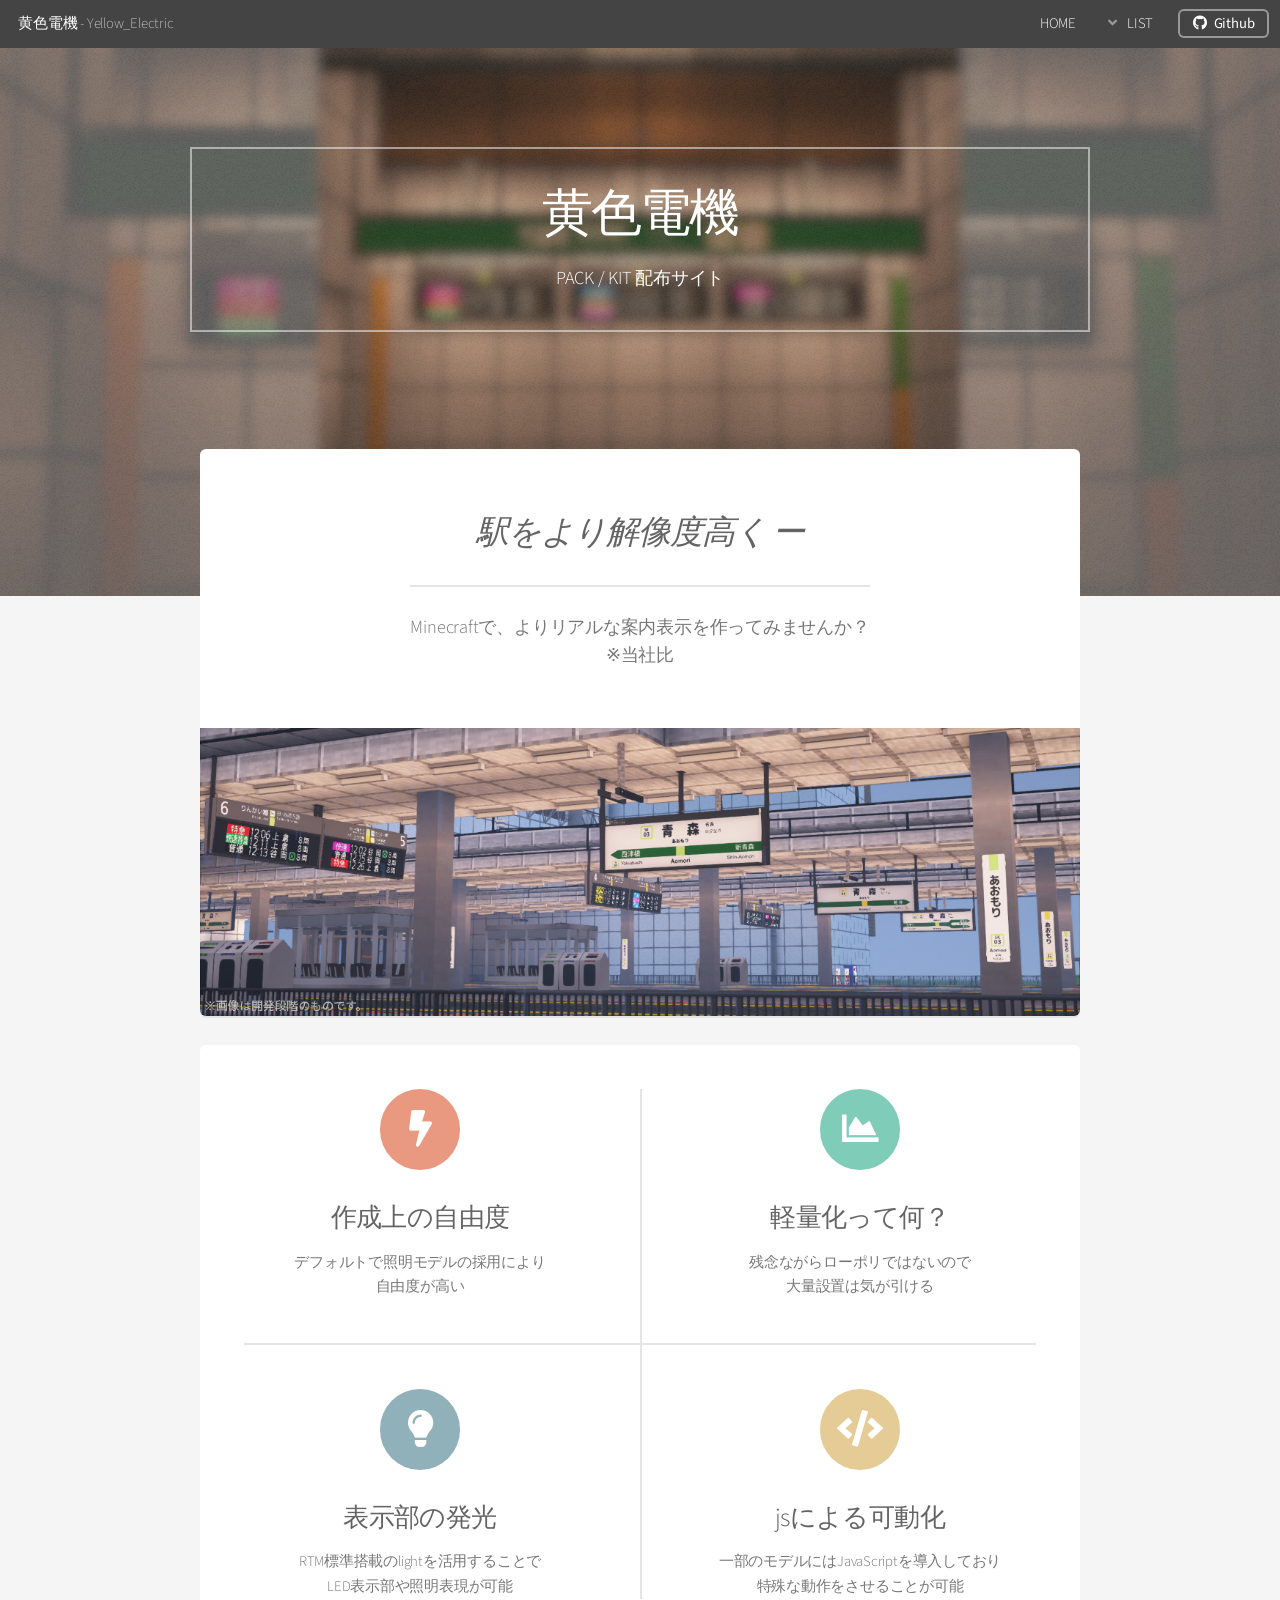
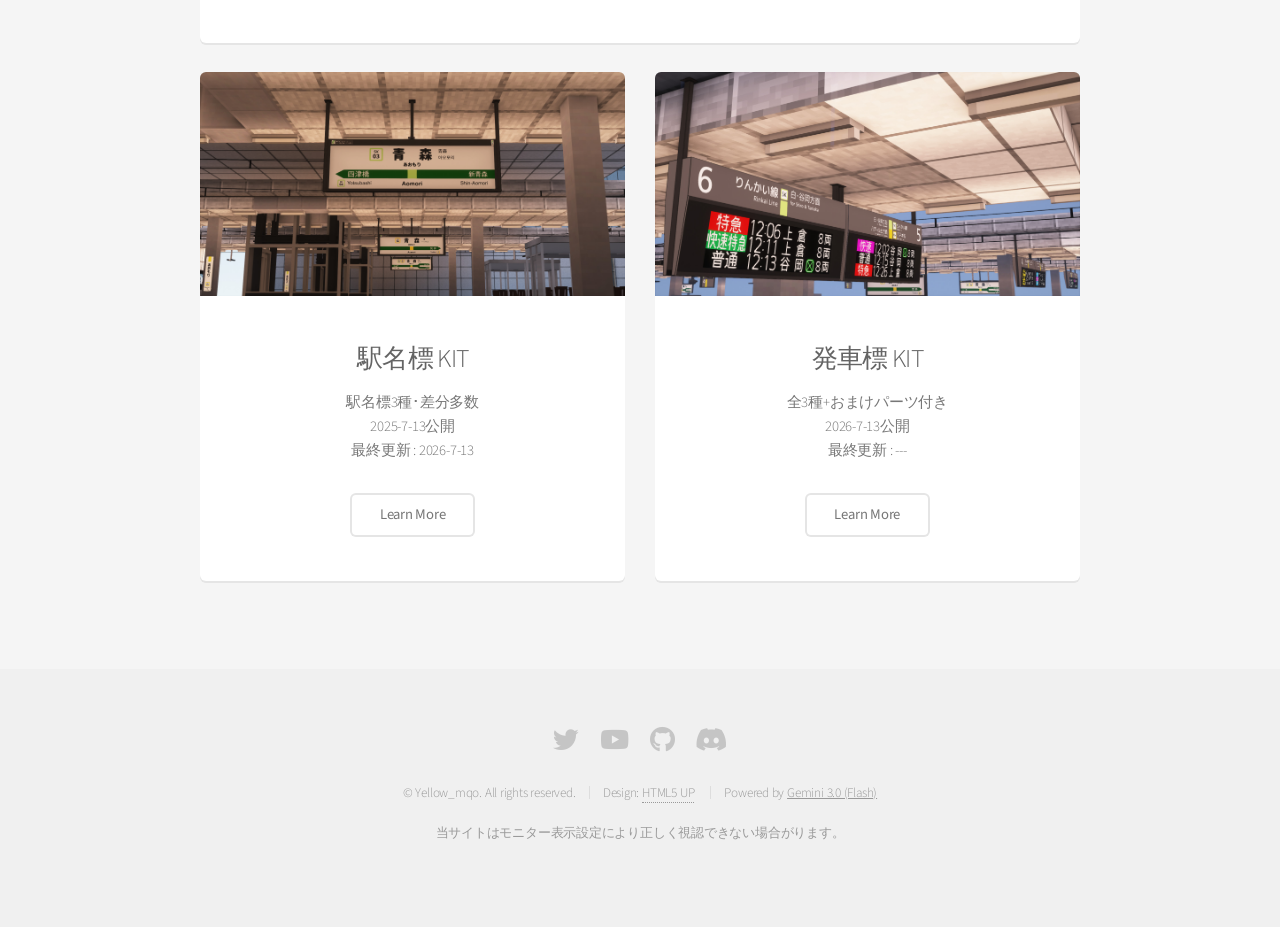
<file: index.html>
<!DOCTYPE HTML>
<!--
	Alpha by HTML5 UP
	html5up.net | @ajlkn
	Free for personal and commercial use under the CCA 3.0 license (html5up.net/license)
-->
<html>
	<head>
		<title>黄色電機 | HOME</title>
		<meta name="description" content="黄色電機の公式サイトです。RTM Add-onの配布などを行っています。">
    	<meta name="viewport" content="width=device-width, initial-scale=1.0">
		<meta name="google-site-verification" content="NEF3RETQs-i0CZzL37BfuiIpjWG_Hh_5yvgDYaycKV8" />
		<link rel="icon" href="images/favicon.png" type="image/png">
		<meta charset="utf-8" />
		<meta name="viewport" content="width=device-width, initial-scale=1, user-scalable=no" />
		<link rel="stylesheet" href="assets/css/main.css" />
	</head>
	<body class="landing is-preload">
		<div id="page-wrapper">

			<!-- Header -->
				<div id="header-common"></div>

			<!-- Banner -->
				<section id="banner">
				    <div style="padding: 40px 80px; /* 上下、左右*/
								border: 2px solid rgba(255, 255, 255, 0.5); 
				                display: inline-block;
								width: 75%;
                				max-width: 900px;">
				        <h2>黄色電機</h2>
				        <p>
				            PACK / KIT 配布サイト
				        </p>
					
				    </div>
				</section>

			<!-- Main -->
				<section id="main" class="container">

					<section class="box special">
						<header class="major">
							<h2><i>駅をより解像度高く ー</i></h2>
							<p>
								Minecraftで、よりリアルな案内表示を作ってみませんか？<br>
								※当社比
							</p>
						</header>
						<span class="image featured"><img src="images/pic01.jpg" alt="" /></span>
					</section>

					<section class="box special features">
						<div class="features-row">
							<section>
								<span class="icon solid major fa-bolt accent2"></span>
								<h3>作成上の自由度</h3>
								<p>デフォルトで照明モデルの採用により<br>自由度が高い</p>
							</section>
							<section>
								<span class="icon solid major fa-chart-area accent3"></span>
								<h3>軽量化って何？</h3>
								<p>残念ながらローポリではないので<br>大量設置は気が引ける</p>
							</section>
						</div>
						<div class="features-row">
							<section>
								<span class="icon solid major fa-lightbulb accent4"></span>
								<h3>表示部の発光</h3>
								<p>RTM標準搭載のlightを活用することで<br>LED表示部や照明表現が可能</p>
							</section>
							<section>
								<span class="icon solid major fa-code accent5"></span>
								<h3>jsによる可動化</h3>
								<p>一部のモデルにはJavaScriptを導入しており<br>特殊な動作をさせることが可能</p>
							</section>
						</div>
					</section>

					<div class="row">
						<div class="col-6 col-12-narrower">

							<section class="box special">
								<span class="image featured"><img src="images/pic02.jpg" alt="" /></span>
								<h3>駅名標 KIT</h3>
								<p>駅名標3種･差分多数<br>2025-7-13公開<br>最終更新 : 2026-7-13</p>
								<ul class="actions special">
									<li><a href="namesign.html" class="button alt">Learn More</a></li>
								</ul>
							</section>

						</div>
						<div class="col-6 col-12-narrower">

							<section class="box special">
								<span class="image featured"><img src="images/pic03.jpg" alt="" /></span>
								<h3>発車標 KIT</h3>
								<p>全3種+おまけパーツ付き<br>2026-7-13公開<br>最終更新 : ---</p>
								<ul class="actions special">
									<li><a href="depsign.html" class="button alt">Learn More</a></li>
								</ul>
							</section>

						</div>
					</div>

				</section>


			<!-- Footer -->
				<div id="footer-common"></div>

		</div>

		<!-- Scripts -->
			<script src="assets/js/common.js"></script>
			<script src="assets/js/jquery.min.js"></script>
			<script src="assets/js/jquery.dropotron.min.js"></script>
			<script src="assets/js/jquery.scrollex.min.js"></script>
			<script src="assets/js/browser.min.js"></script>
			<script src="assets/js/breakpoints.min.js"></script>
			<script src="assets/js/util.js"></script>

	</body>
</html>
</file>
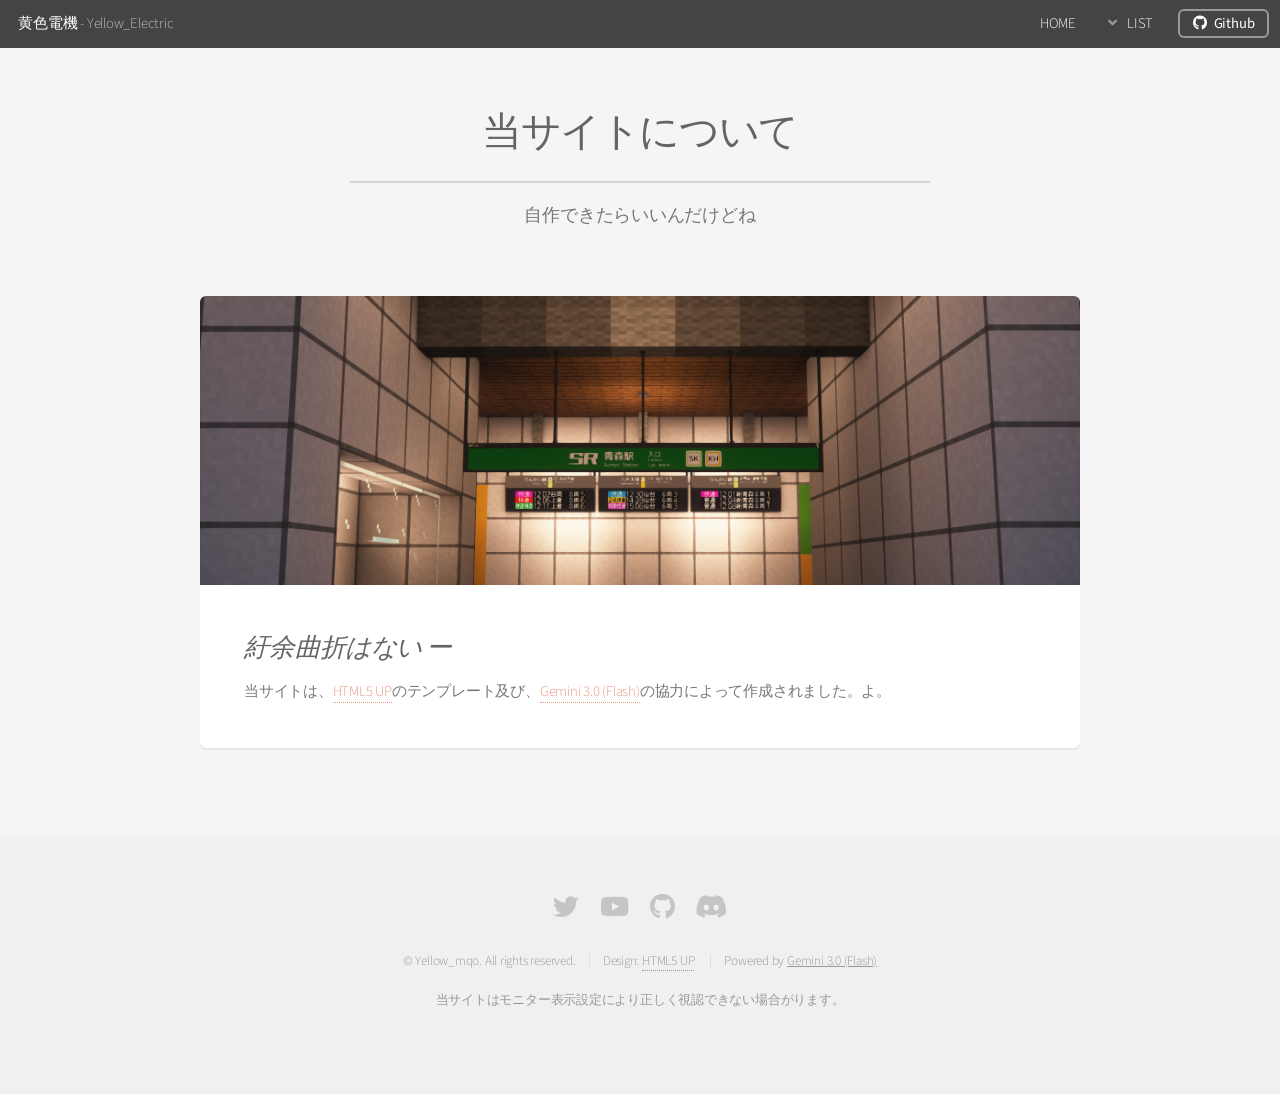
<file: about.html>
<!DOCTYPE HTML>
<!--
	Alpha by HTML5 UP
	html5up.net | @ajlkn
	Free for personal and commercial use under the CCA 3.0 license (html5up.net/license)
-->
<html>
	<head>
		<title>黄色電機 | サイトについて</title>
		<link rel="icon" href="images/favicon.png" type="image/png">
		<meta charset="utf-8" />
		<meta name="viewport" content="width=device-width, initial-scale=1, user-scalable=no" />
		<link rel="stylesheet" href="assets/css/main.css" />
	</head>
	<body class="is-preload">
		<div id="page-wrapper">

			<!-- Header -->
				<div id="header-common"></div>

			<!-- Main -->
				<section id="main" class="container">
					<header>
						<h2>当サイトについて</h2>
						<p>自作できたらいいんだけどね</p>
					</header>
					<div class="box">
						<span class="image featured"><img src="images/pic06.png" alt="" /></span>
						<h3><i>紆余曲折はない ー</i></h3>
						<p>当サイトは、<a href="https://html5up.net/" target="_blank">HTML5 UP</a>のテンプレート及び、<a href="https://deepmind.google/models/gemini/" target="_blank">Gemini 3.0 (Flash)</a>の協力によって作成されました。よ。</p>
					</div>
				</section>

			<!-- Footer -->
				<div id="footer-common"></div>

		</div>

		<!-- Scripts -->
			<script src="assets/js/common.js"></script>
			<script src="assets/js/jquery.min.js"></script>
			<script src="assets/js/jquery.dropotron.min.js"></script>
			<script src="assets/js/jquery.scrollex.min.js"></script>
			<script src="assets/js/browser.min.js"></script>
			<script src="assets/js/breakpoints.min.js"></script>
			<script src="assets/js/util.js"></script>

	</body>
</html>
</file>
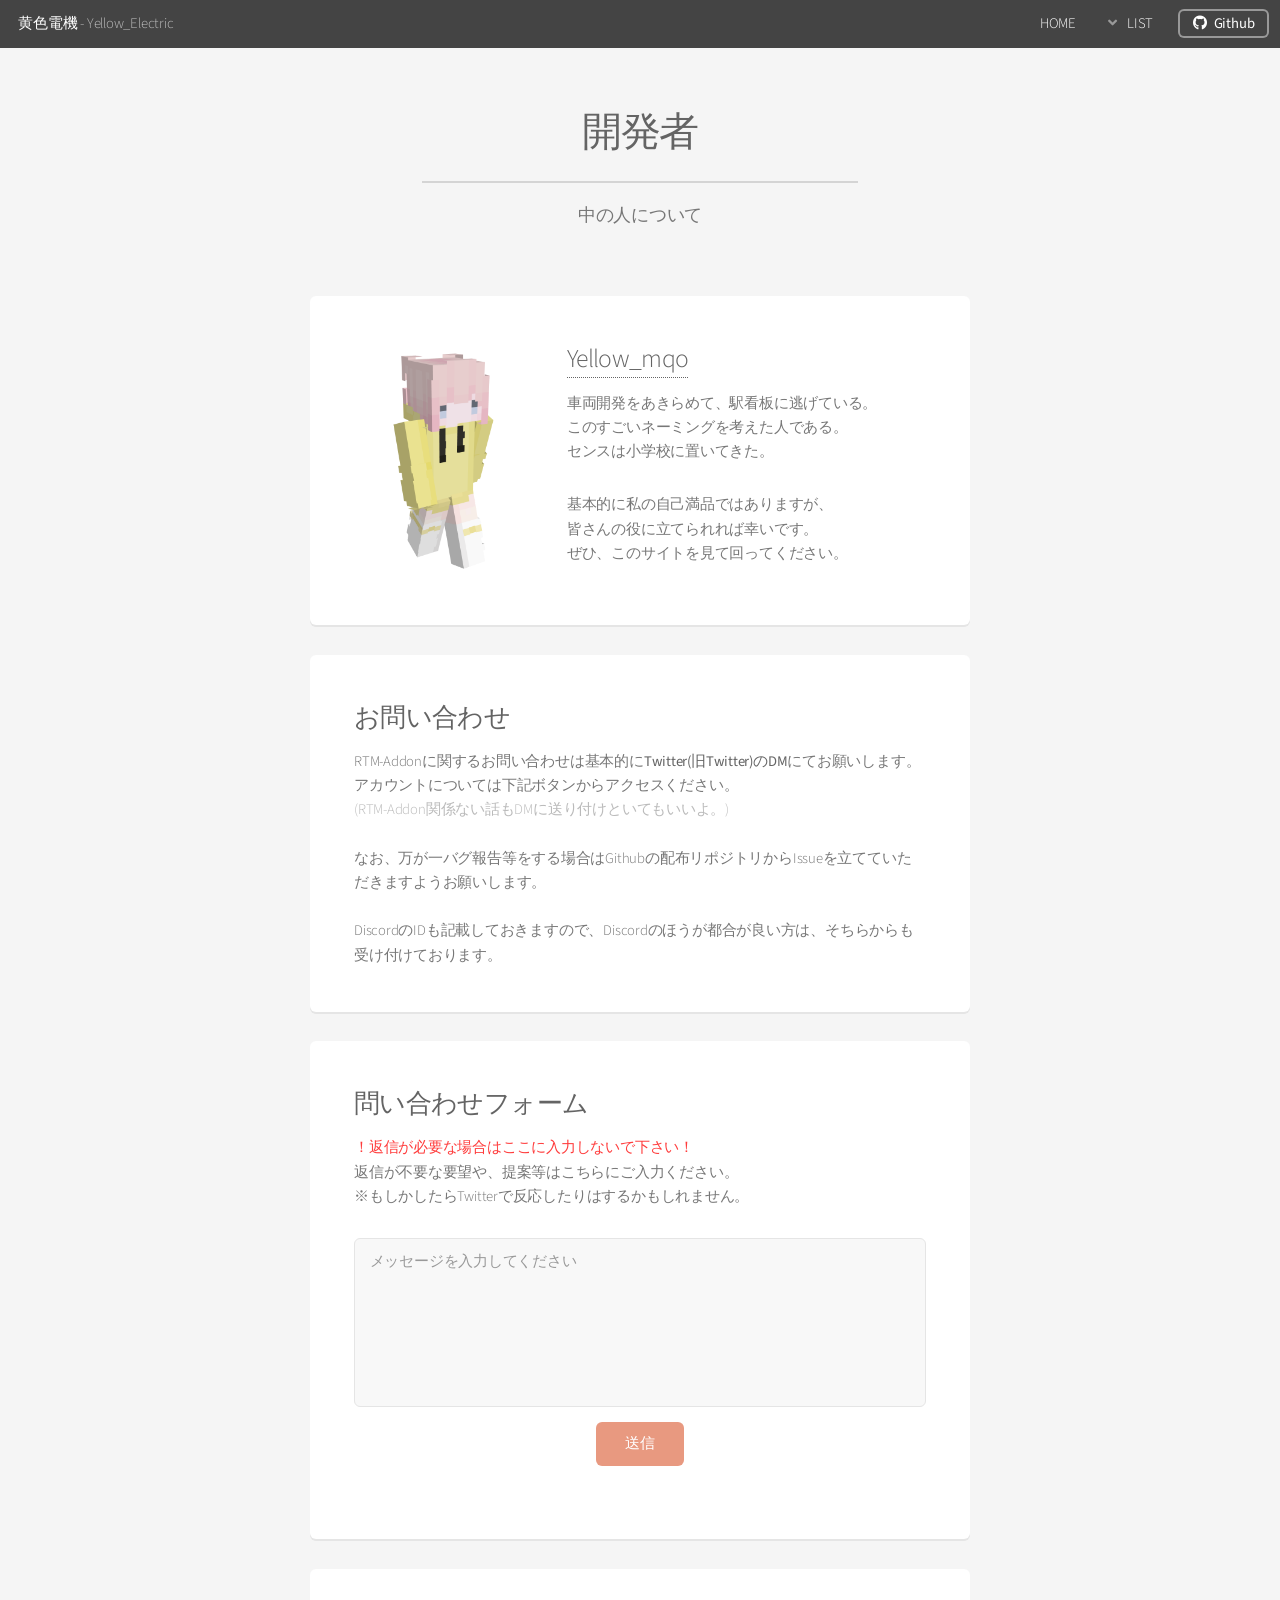
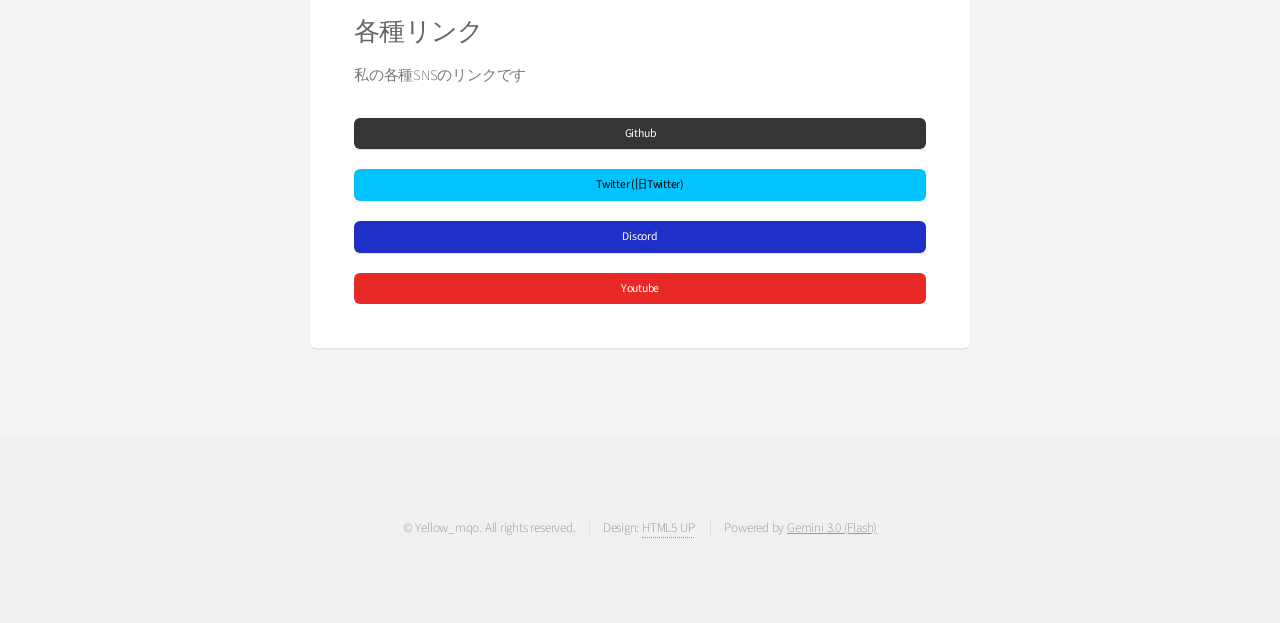
<file: contact.html>
<!DOCTYPE HTML>
<!--
	Alpha by HTML5 UP
	html5up.net | @ajlkn
	Free for personal and commercial use under the CCA 3.0 license (html5up.net/license)
-->
<html>
	<head>
		<title>黄色電機 | 開発者</title>
		<link rel="icon" href="images/favicon.png" type="image/png">
		<meta charset="utf-8" />
		<meta name="viewport" content="width=device-width, initial-scale=1, user-scalable=no" />
		<link rel="stylesheet" href="assets/css/main.css" />
	</head>
	<body class="is-preload">
		<div id="page-wrapper">

			<!-- Header -->
				<div id="header-common"></div>

			<!-- Main -->
				<section id="main" class="container medium">
					<header>
						<h2>開発者</h2>
						<p>中の人について</p>
					</header>

					<div class="box about-container">
					    <div class="row gtr-50 gtr-uniform">
					        <div class="col-4 col-12-mobilep profile-photo">
					            <span class="image fit"><img src="images/yellowmqo.png" /></span>
					        </div>
					        <div class="col-8 col-12-mobilep profile-text">
					            <h3><a href="https://ja.namemc.com/profile/Yellow_mqo.1" target="_blank">Yellow_mqo</a></h3>
					            <p>
					                車両開発をあきらめて、駅看板に逃げている。<br>
					                このすごいネーミングを考えた人である。<br>
					                センスは小学校に置いてきた。
					            </p>
					            <p>
					                基本的に私の自己満品ではありますが、<br>
					                皆さんの役に立てられれば幸いです。<br>
					                ぜひ、このサイトを見て回ってください。
					            </p>
					        </div>
					    </div>
					</div>

					<div class="box">
						<h3>お問い合わせ</h3>
						<p>
							RTM-Addonに関するお問い合わせは基本的に<b>Twitter(旧Twitter)のDM</b>にてお願いします。<br>
							アカウントについては下記ボタンからアクセスください。<br>
							<span style="opacity: 0.5;">(RTM-Addon関係ない話もDMに送り付けといてもいいよ。)</span><br>
							<br>
							なお、万が一バグ報告等をする場合はGithubの配布リポジトリからIssueを立てていただきますようお願いします。<br>
							<br>
							DiscordのIDも記載しておきますので、Discordのほうが都合が良い方は、そちらからも受け付けております。<br>
						</p>
					</div>

					<div class="box">
						<h3>問い合わせフォーム</h3>
						<p><strong style="color: #ff3c3c;">！返信が必要な場合はここに入力しないで下さい！</strong><br>
						返信が不要な要望や、提案等はこちらにご入力ください。<br>
						※もしかしたらTwitterで反応したりはするかもしれません。
						</p>
							<form id="contact-form">
							    <div class="row gtr-50 gtr-uniform">
							        <div class="col-12">
							            <textarea name="message" id="message" placeholder="メッセージを入力してください" rows="6"></textarea>
							        </div>
							        <div class="col-12">
							            <ul class="actions special">
							                <li><input type="submit" id="submit-button" value="送信" class="button primary fit" /></li>
							            </ul>
							        </div>
							    </div>
							</form>
							<div id="form-status" style="display:none; margin-top:1em; color:#00be8f;">送信中...</div>
					</div>

					<div class="box">
						<h3>各種リンク</h3>
						<p>私の各種SNSのリンクです</p>
						<ul class="actions fit alt stacked">
						    <li><a href="https://github.com/Yellow-mqo" class="button fit small" target="_blank" style="background-color: #353535; color: #ffffff;">Github</a></li>
						    <li><a href="https://x.com/kiirokunaizo" class="button fit small" target="_blank" style="background-color: #00c3ff; color: #000000;">Twitter (旧Twitter)</a></li>
							<li class="copy-item" style="position: relative; display: inline-block;">
						    	<a href="javascript:void(0)" class="button fit small" onclick="copyToClipboard('@yellow.jar.disabled', this)" style="background-color: #1f30c9; color: #ffffff;">
						    	    <span class="label">Discord</span>
						    	</a>
						    	<div class="tooltip">クリックしてIDをコピー!</div>
							</li>
						    <li><a href="https://www.youtube.com/@Yellowmqo" class="button fit small" target="_blank" style="background-color: #e92828; color: #ffffff;">Youtube</a></li>
						</ul>
					</div>

				</section>

			<!-- Footer -->
				<footer id="footer">
					<ul class="copyright">
					    <li>&copy; Yellow_mqo. All rights reserved.</li><li>Design: <a href="http://html5up.net" target="_blank">HTML5 UP</a></li>
					    <li>Powered by <a href="https://deepmind.google/models/gemini/" target="_blank" style="border-bottom: none;"><u>Gemini 3.0 (Flash)</u></a></li>
					</ul>
				</footer>

		</div>

		<!-- Scripts -->
			<script src="assets/js/common.js"></script>
			<script src="assets/js/jquery.min.js"></script>
			<script src="assets/js/jquery.dropotron.min.js"></script>
			<script src="assets/js/jquery.scrollex.min.js"></script>
			<script src="assets/js/browser.min.js"></script>
			<script src="assets/js/breakpoints.min.js"></script>
			<script src="assets/js/util.js"></script>

	</body>
</html>
</file>
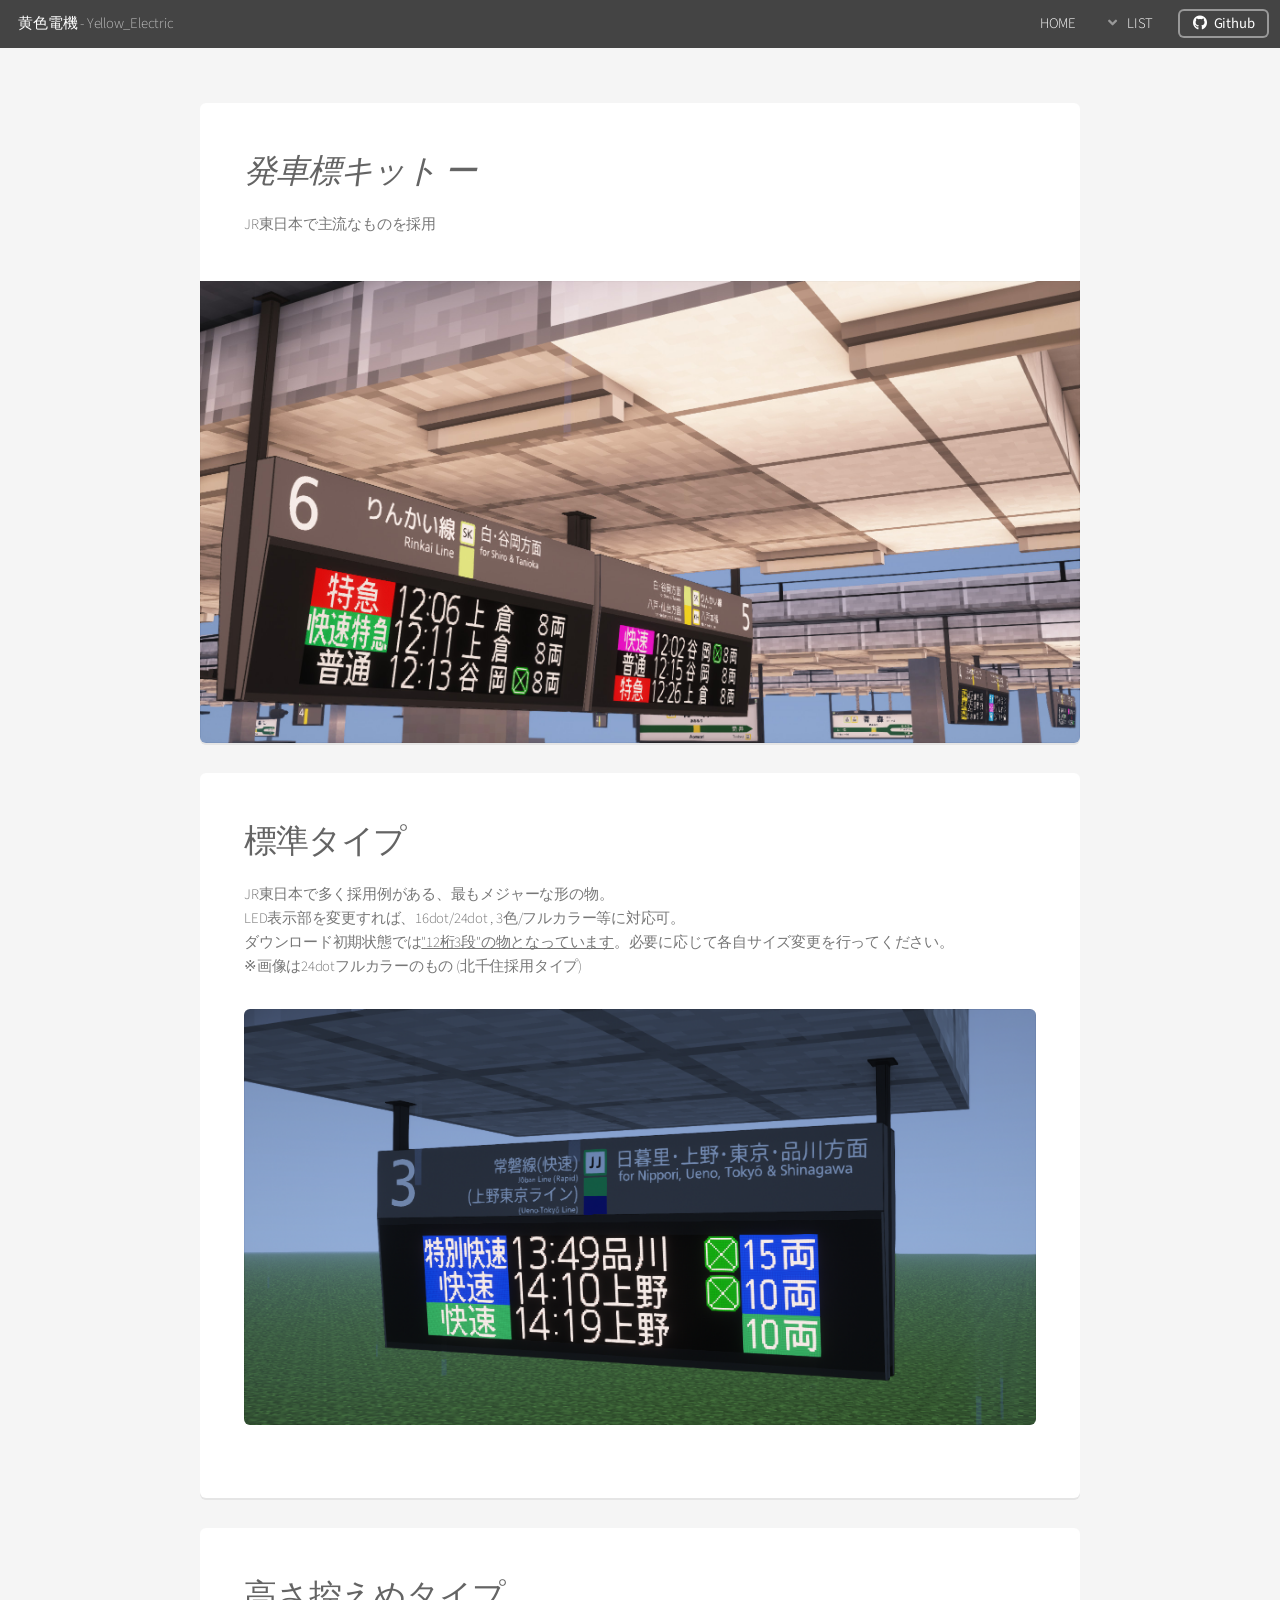
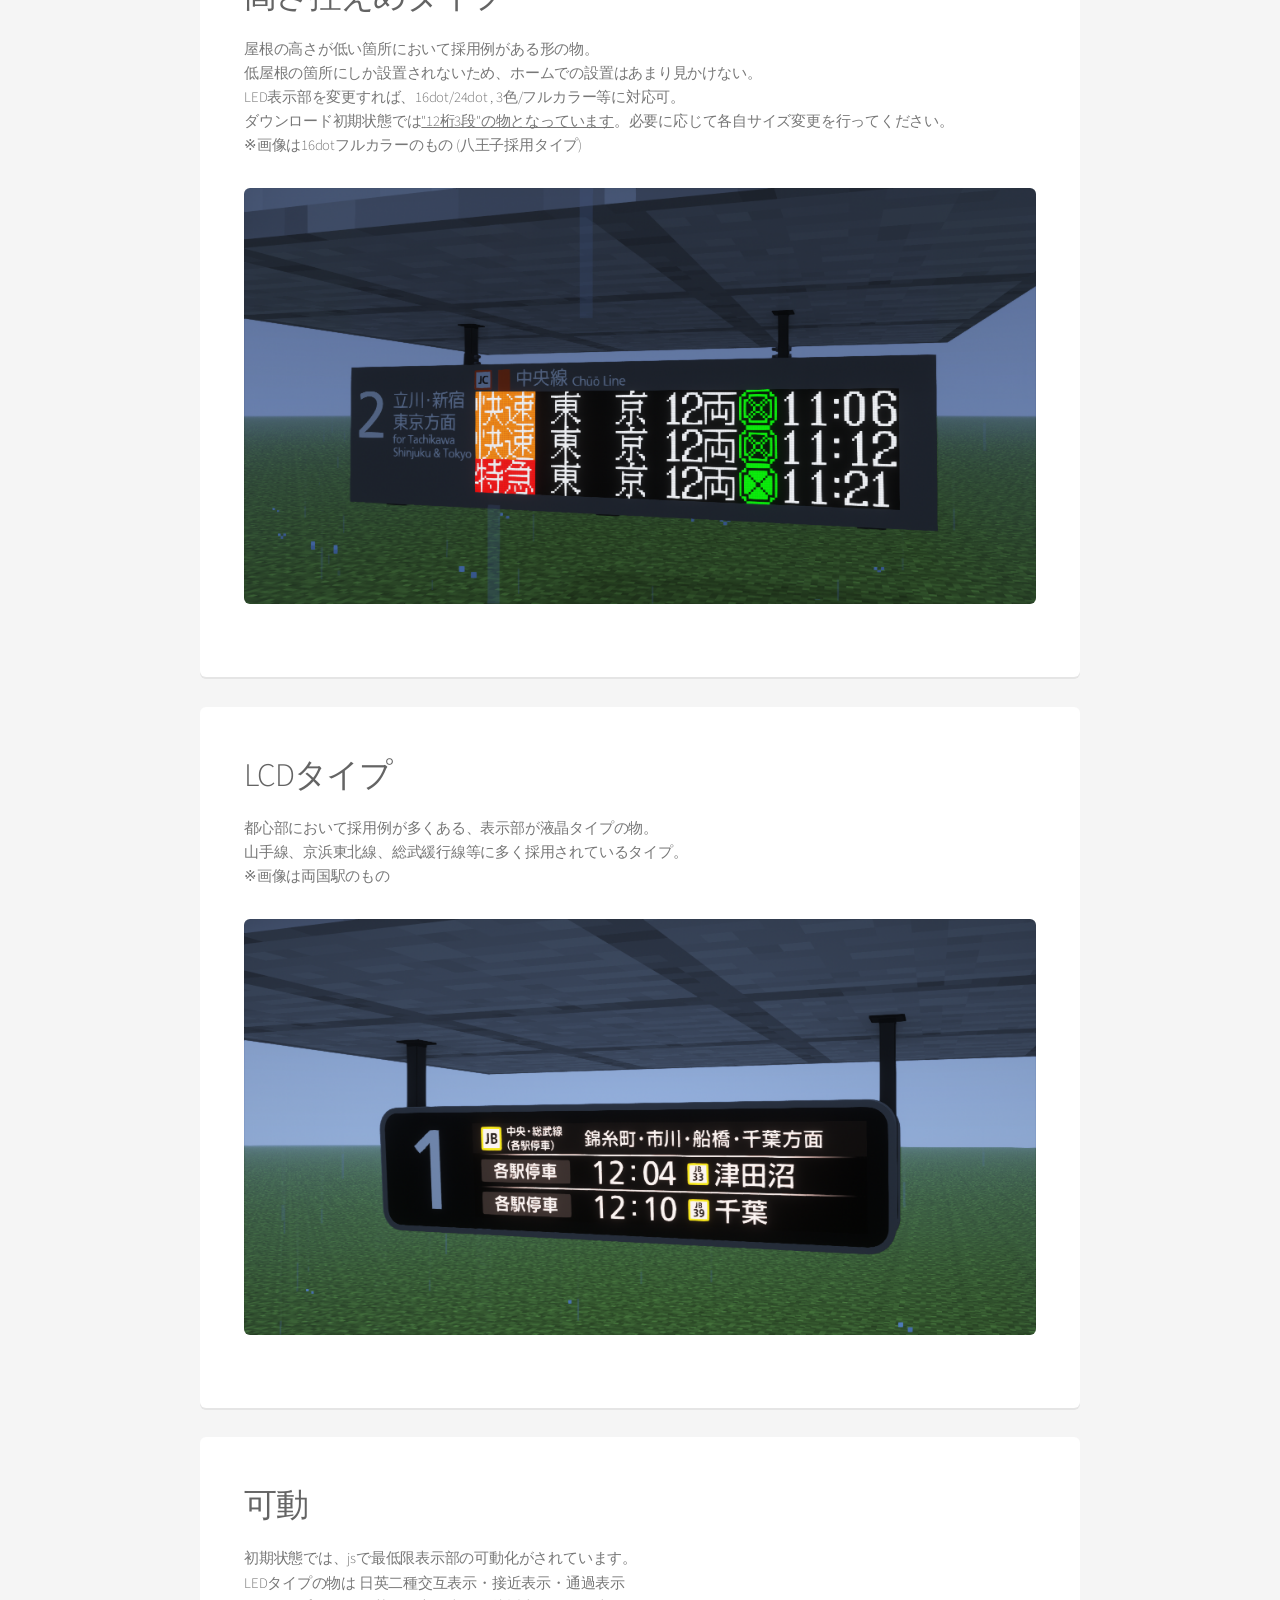
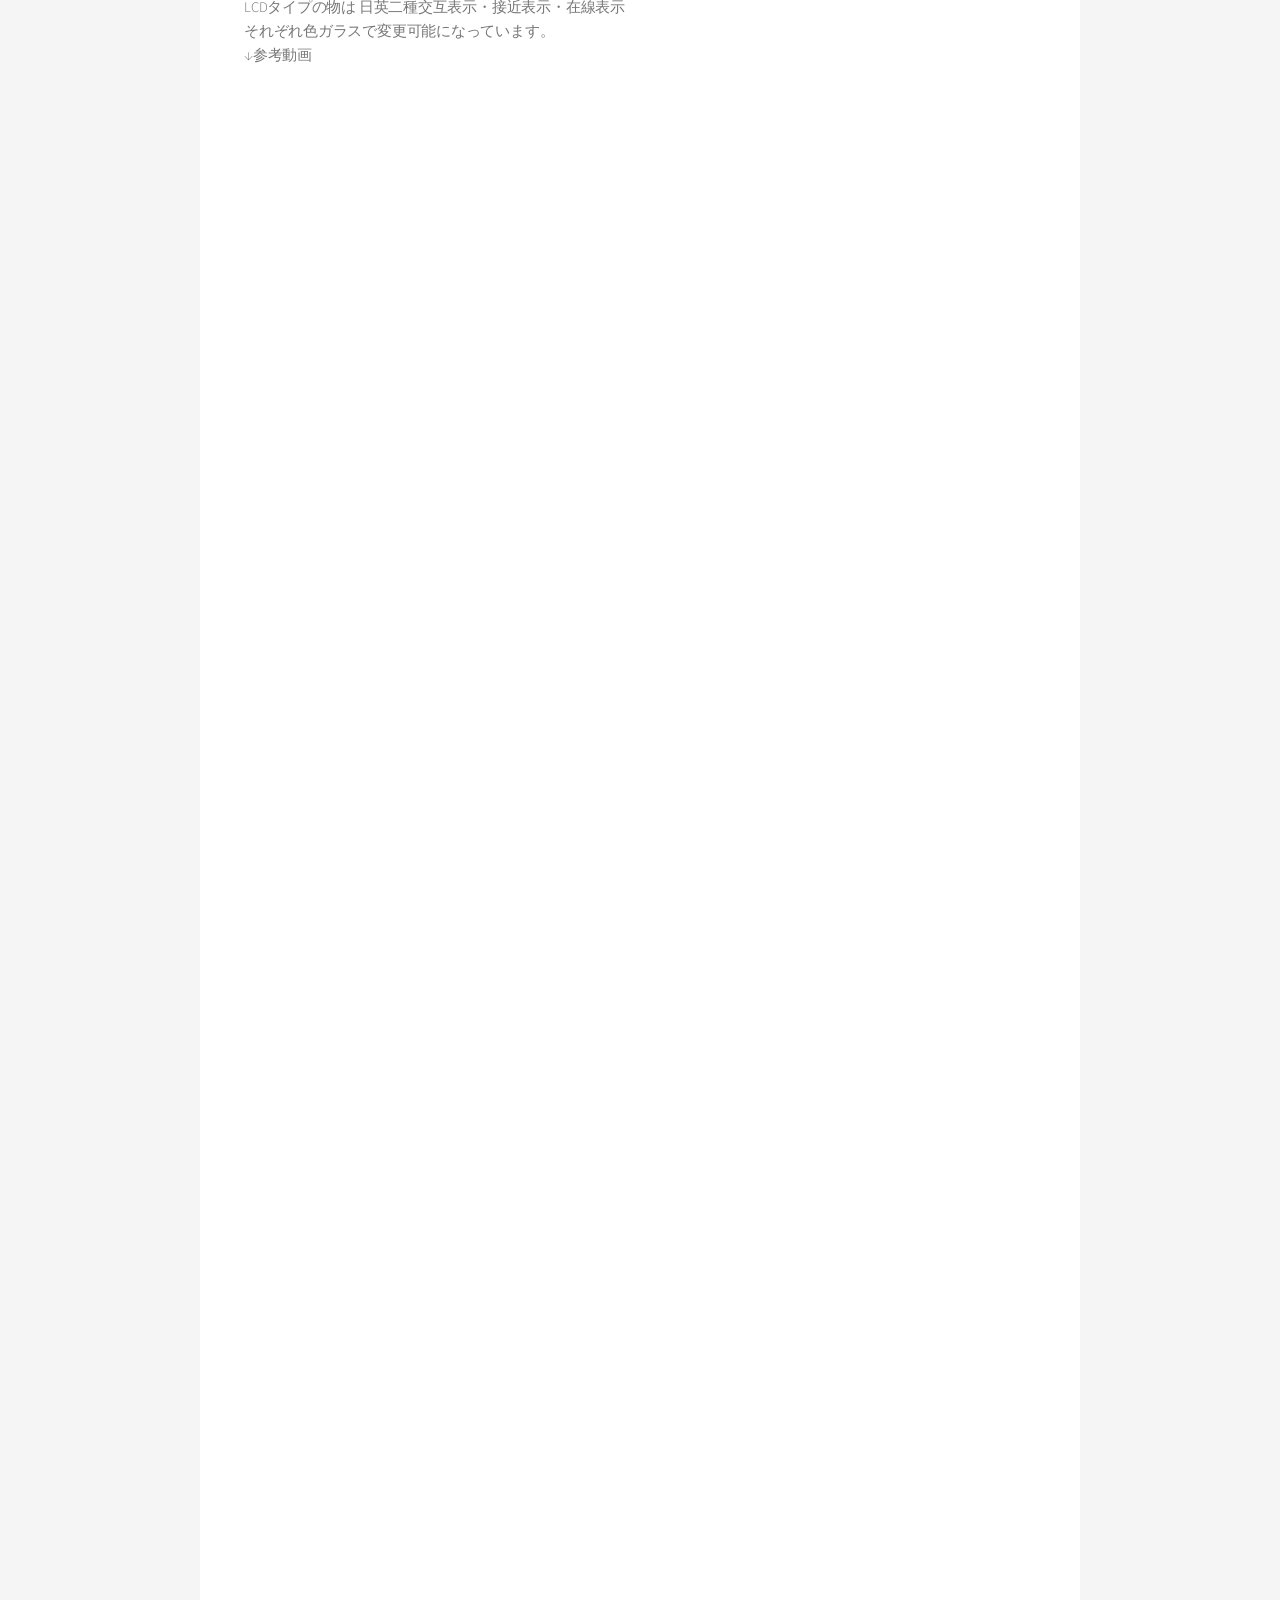
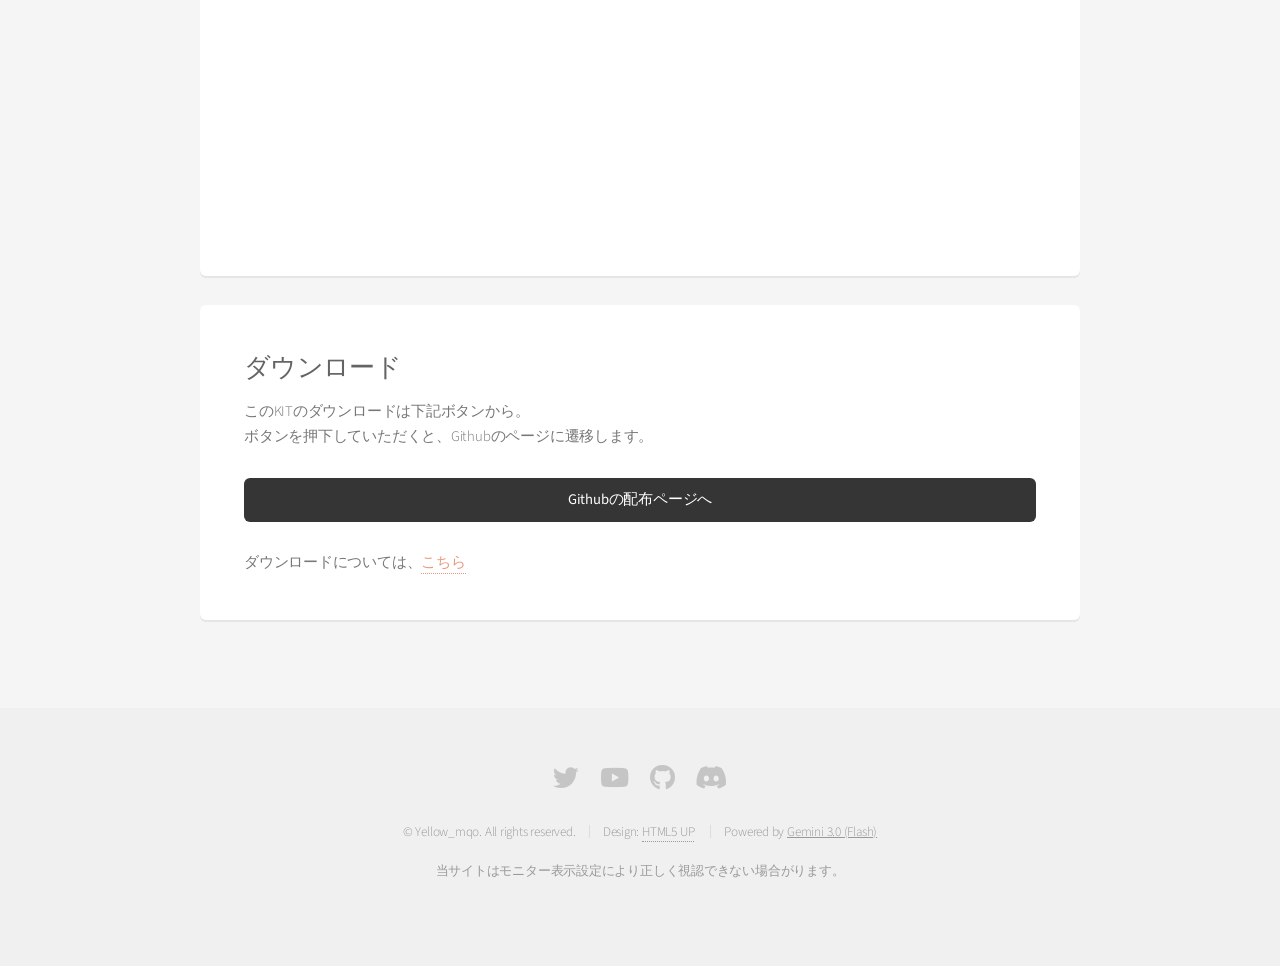
<file: depsign.html>
<!DOCTYPE HTML>
<!--
	Alpha by HTML5 UP
	html5up.net | @ajlkn
	Free for personal and commercial use under the CCA 3.0 license (html5up.net/license)
-->
<html>
	<head>
		<title>黄色電機 | 発車標KIT</title>
		<link rel="icon" href="images/favicon.png" type="image/png">
		<meta charset="utf-8" />
		<meta name="viewport" content="width=device-width, initial-scale=1, user-scalable=no" />
		<link rel="stylesheet" href="assets/css/main.css" />
	</head>
	<body class="is-preload">
		<div id="page-wrapper">

			<!-- Header -->
				<div id="header-common"></div>

			<!-- Main -->
				<section id="main" class="container">
					<div class="box">
						<h2><i>発車標キット ー</i></h2>
						<p>JR東日本で主流なものを採用</p>
						<span class="image featured"><img src="images/pic03.jpg" alt="" /></span>
					</div>
					<div class="box">
						<h2>標準タイプ</h2>
						<p>
							JR東日本で多く採用例がある、最もメジャーな形の物。<br>
							LED表示部を変更すれば、16dot/24dot , 3色/フルカラー等に対応可。<br>
							ダウンロード初期状態では<u>"12桁3段"の物となっています</u>。必要に応じて各自サイズ変更を行ってください。<br>
							※画像は24dotフルカラーのもの (北千住採用タイプ)
						</p>
						<span class="image fit"><img src="images/pic14.png" alt="" /></span>
					</div>
					<div class="box">
						<h2>高さ控えめタイプ</h2>
						<p>
							屋根の高さが低い箇所において採用例がある形の物。<br>
							低屋根の箇所にしか設置されないため、ホームでの設置はあまり見かけない。<br>
							LED表示部を変更すれば、16dot/24dot , 3色/フルカラー等に対応可。<br>
							ダウンロード初期状態では<u>"12桁3段"の物となっています</u>。必要に応じて各自サイズ変更を行ってください。<br>
							※画像は16dotフルカラーのもの (八王子採用タイプ)
						</p>
						<span class="image fit"><img src="images/pic15.png" alt="" /></span>
					</div>
					<div class="box">
						<h2>LCDタイプ</h2>
						<p>
							都心部において採用例が多くある、表示部が液晶タイプの物。<br>
							山手線、京浜東北線、総武緩行線等に多く採用されているタイプ。<br>
							※画像は両国駅のもの
						</p>
						<span class="image fit"><img src="images/pic16.png" alt="" /></span>
					</div>
					<div class="box">
						<h2>可動</h2>
						<p>
							初期状態では、jsで最低限表示部の可動化がされています。<br>
							LEDタイプの物は 日英二種交互表示・接近表示・通過表示<br> 
							LCDタイプの物は 日英二種交互表示・接近表示・在線表示<br>
							それぞれ色ガラスで変更可能になっています。<br>
							↓参考動画
						</p>
						<span class="image fit"><video src="images/tujou.mp4" autoplay loop muted playsinline style="width: 100%; border-radius: 6px;"></video></span>
						<span class="image fit"><video src="images/sekkin.mp4" autoplay loop muted playsinline style="width: 100%; border-radius: 6px;"></video></span>
						<span class="image fit"><video src="images/tuuka.mp4" autoplay loop muted playsinline style="width: 100%; border-radius: 6px;"></video></span>
						<span class="image fit"><video src="images/zaisen.mp4" autoplay loop muted playsinline style="width: 100%; border-radius: 6px;"></video></span>
					</div>
					<div class="box">
						<h3>ダウンロード</h3>
						<p>
							このKITのダウンロードは下記ボタンから。<br>
							ボタンを押下していただくと、Githubのページに遷移します。<br>
						</p>
						<ul class="actions fit alt stacked">
						<li><a href="https://github.com/Yellow-mqo/Departure_sign-kit" target="_blank" class="button fit" style="background-color: #353535; color: #ffffff;">Githubの配布ページへ</a></li>
						</ul>
						<p>
							ダウンロードについては、<a href="download.html" target="_blank">こちら</a>
						</p>
					</div>
				</section>

			<!-- Footer -->
				<div id="footer-common"></div>

		</div>

		<!-- Scripts -->
			<script src="assets/js/common.js"></script>
			<script src="assets/js/jquery.min.js"></script>
			<script src="assets/js/jquery.dropotron.min.js"></script>
			<script src="assets/js/jquery.scrollex.min.js"></script>
			<script src="assets/js/browser.min.js"></script>
			<script src="assets/js/breakpoints.min.js"></script>
			<script src="assets/js/util.js"></script>

	</body>
</html>
</file>
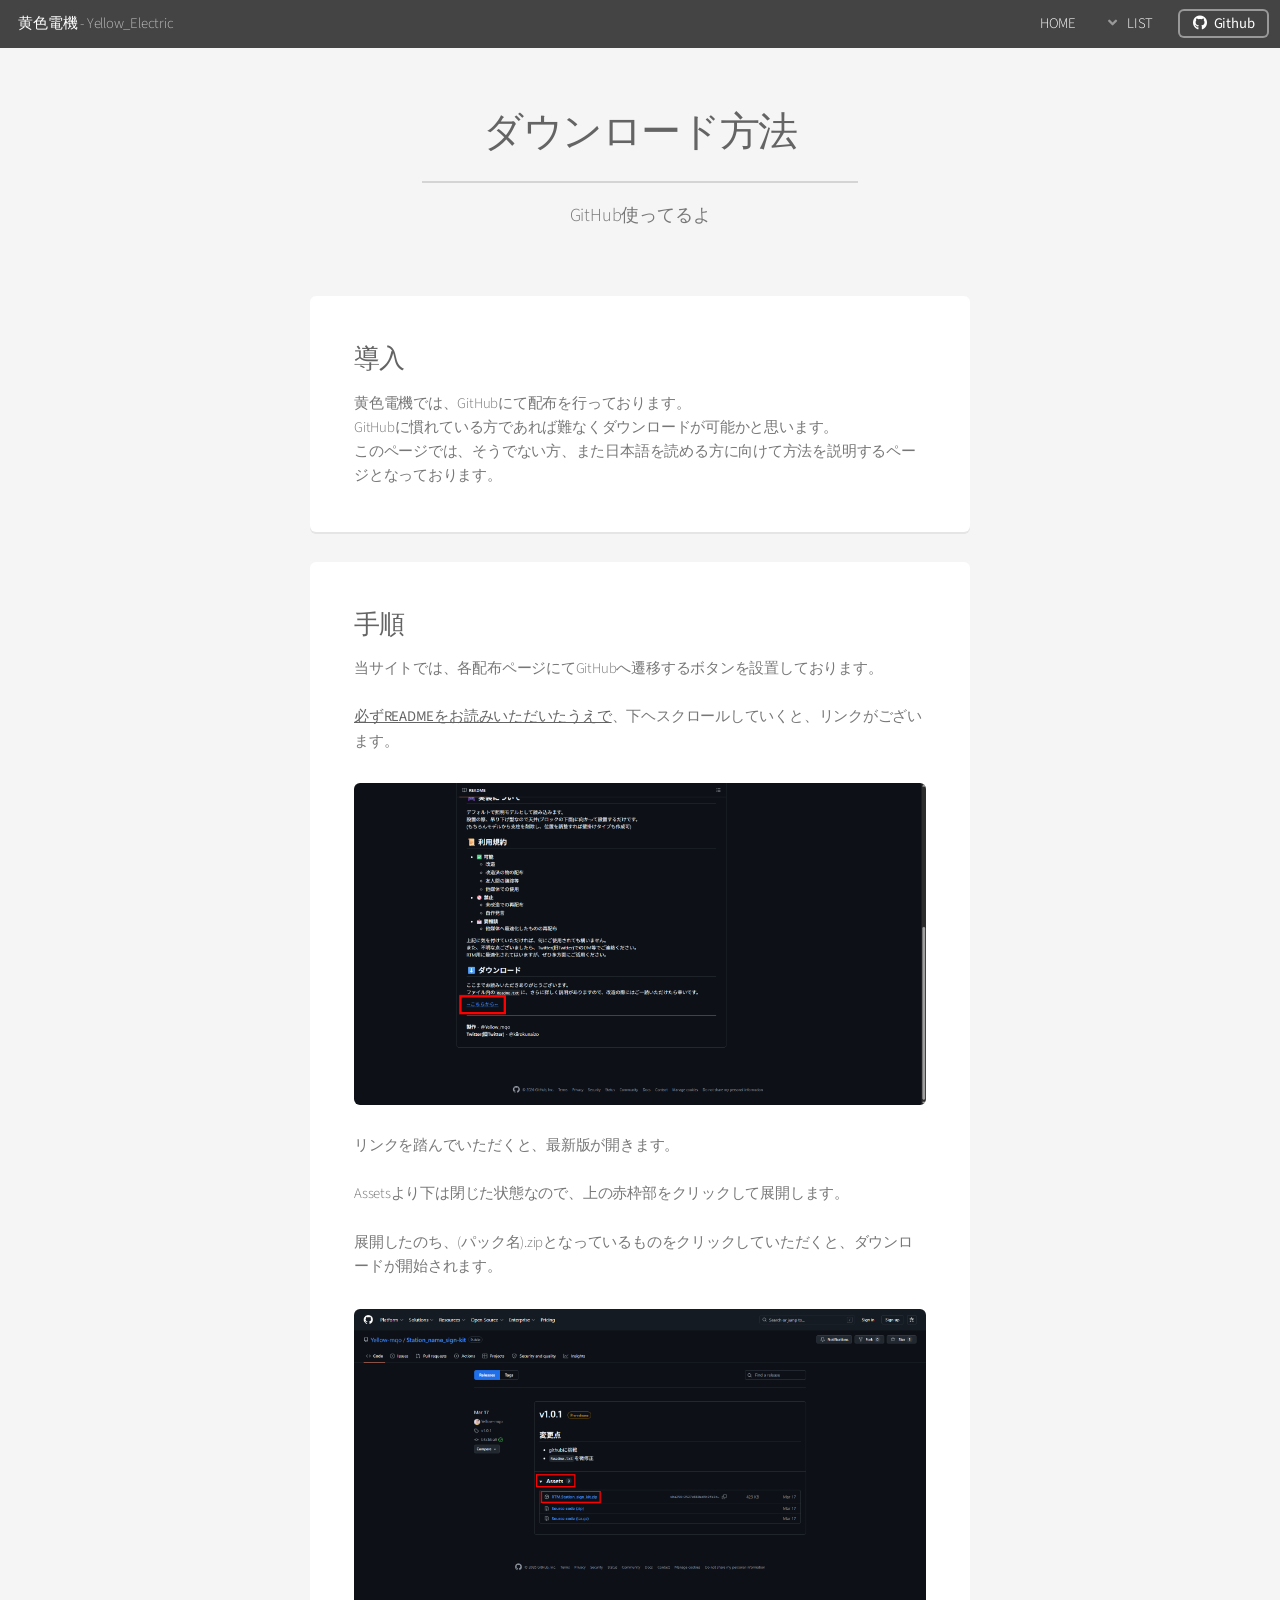
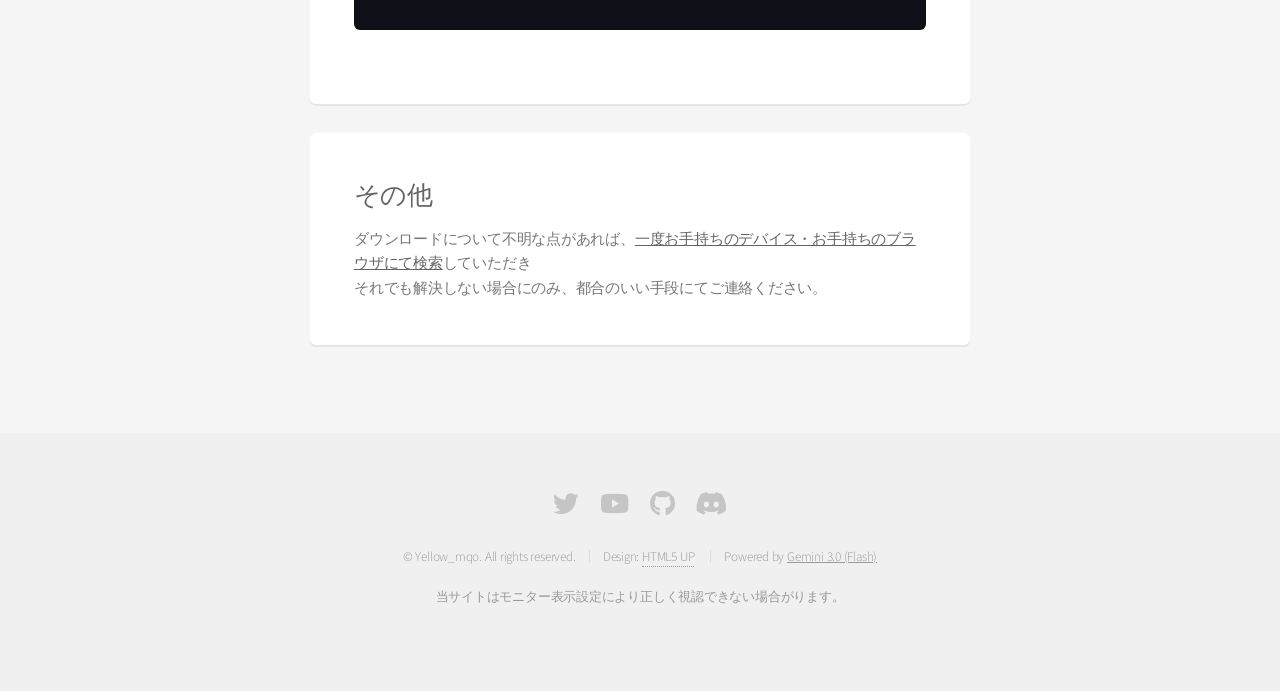
<file: download.html>
<!DOCTYPE HTML>
<!--
	Alpha by HTML5 UP
	html5up.net | @ajlkn
	Free for personal and commercial use under the CCA 3.0 license (html5up.net/license)
-->
<html>
	<head>
		<title>黄色電機 | ダウンロード方法</title>
		<link rel="icon" href="images/favicon.png" type="image/png">
		<meta charset="utf-8" />
		<meta name="viewport" content="width=device-width, initial-scale=1, user-scalable=no" />
		<link rel="stylesheet" href="assets/css/main.css" />
	</head>
	<body class="is-preload">
		<div id="page-wrapper">

			<!-- Header -->
				<div id="header-common"></div>

			<!-- Main -->
				<section id="main" class="container medium">
					<header>
						<h2>ダウンロード方法</h2>
						<p>GitHub使ってるよ</p>
					</header>

					<div class="box">
						<h3>導入</h3>
						<p>
							黄色電機では、GitHubにて配布を行っております。<br>
							GitHubに慣れている方であれば難なくダウンロードが可能かと思います。<br>
							このページでは、そうでない方、また日本語を読める方に向けて方法を説明するページとなっております。<br>
						</p>
					</div>
					<div class="box">
						<h3>手順</h3>
						<p>
							当サイトでは、各配布ページにてGitHubへ遷移するボタンを設置しております。<br><br>
							<b><u>必ずREADMEをお読みいただいたうえで</u></b>、下ヘスクロールしていくと、リンクがございます。
						</p>
						<span class="image fit"><img src="images/pic17.png" alt="" /></span>
						<p>
							リンクを踏んでいただくと、最新版が開きます。<br><br>
							Assetsより下は閉じた状態なので、上の赤枠部をクリックして展開します。<br><br>
							展開したのち、(パック名).zipとなっているものをクリックしていただくと、ダウンロードが開始されます。
						</p>
						<span class="image fit"><img src="images/pic18.png" alt="" /></span>
					</div>
					<div class="box">
						<h3>その他</h3>
						<p>
							ダウンロードについて不明な点があれば、<b><u>一度お手持ちのデバイス・お手持ちのブラウザにて検索</b></u>していただき<br>
							それでも解決しない場合にのみ、都合のいい手段にてご連絡ください。
						</p>
					</div>

				</section>

			<!-- Footer -->
				<div id="footer-common"></div>

		</div>

		<!-- Scripts -->
			<script src="assets/js/common.js"></script>
			<script src="assets/js/jquery.min.js"></script>
			<script src="assets/js/jquery.dropotron.min.js"></script>
			<script src="assets/js/jquery.scrollex.min.js"></script>
			<script src="assets/js/browser.min.js"></script>
			<script src="assets/js/breakpoints.min.js"></script>
			<script src="assets/js/util.js"></script>

	</body>
</html>
</file>
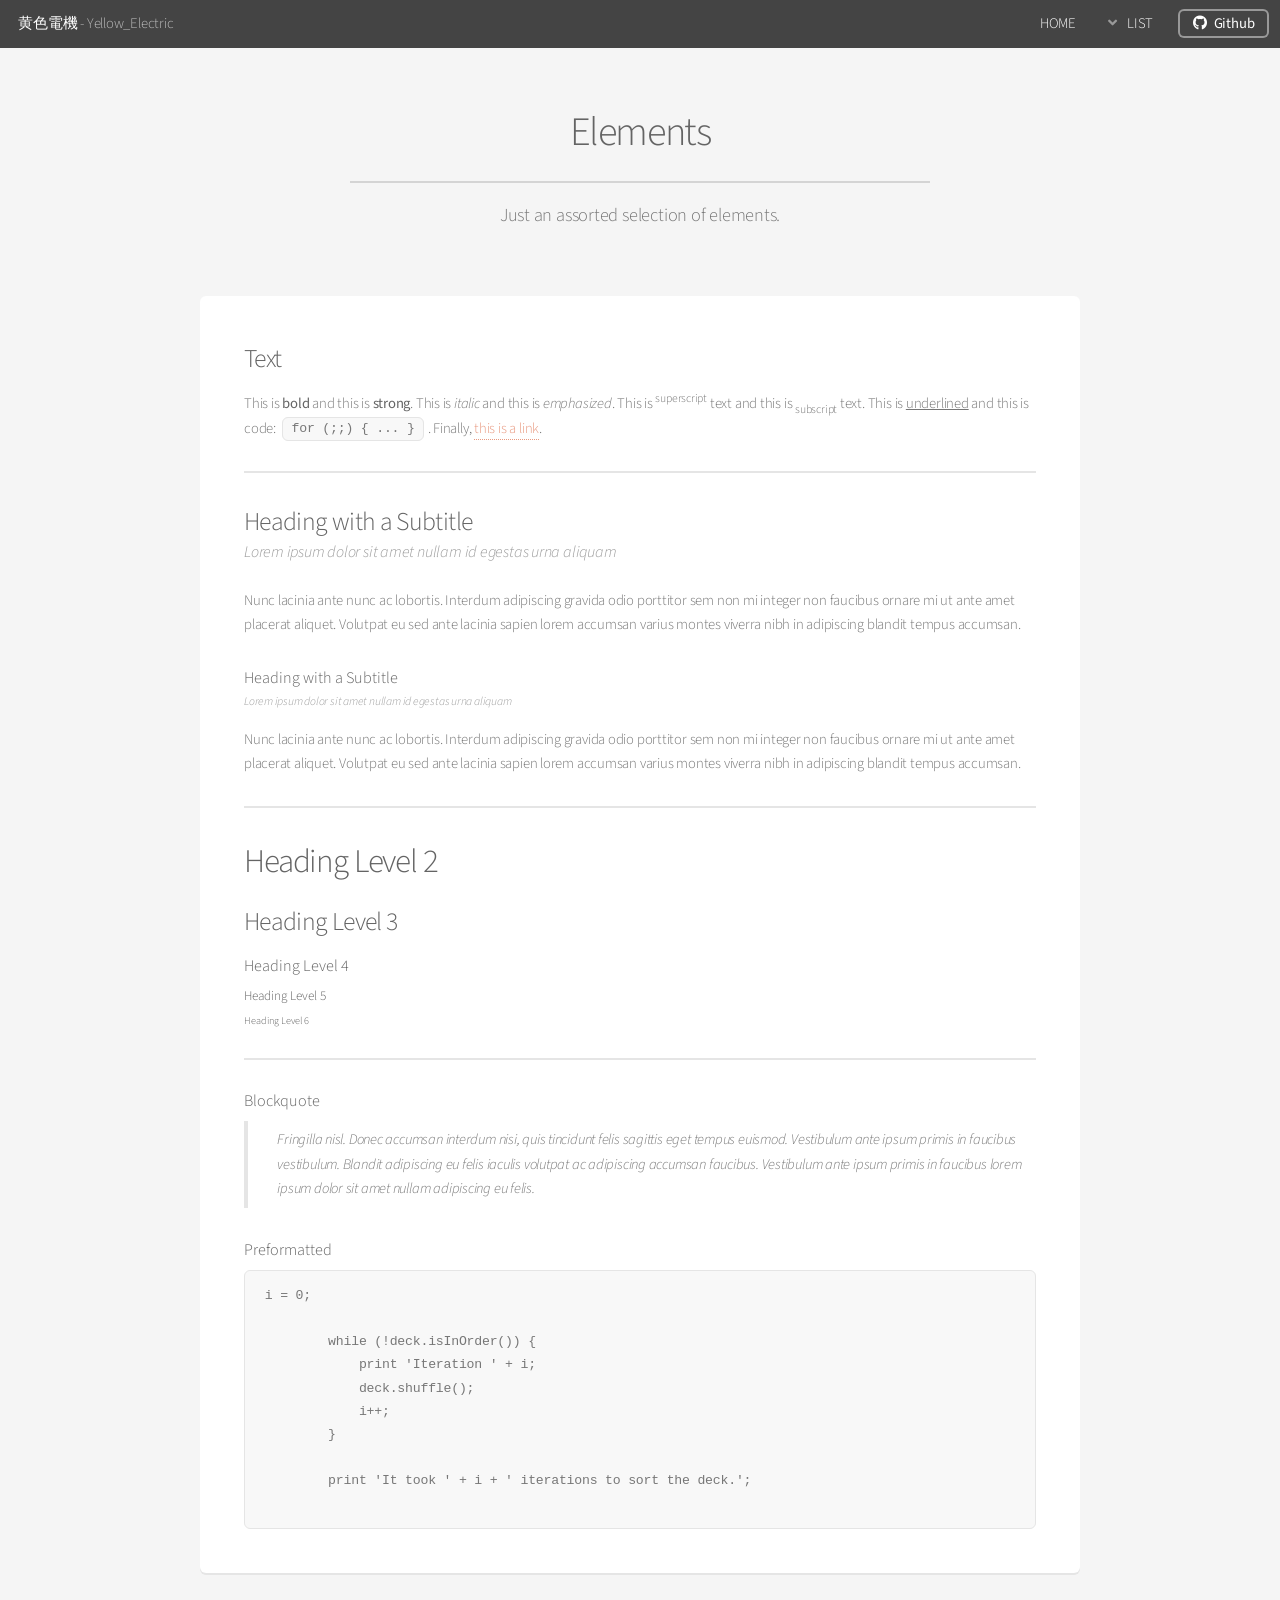
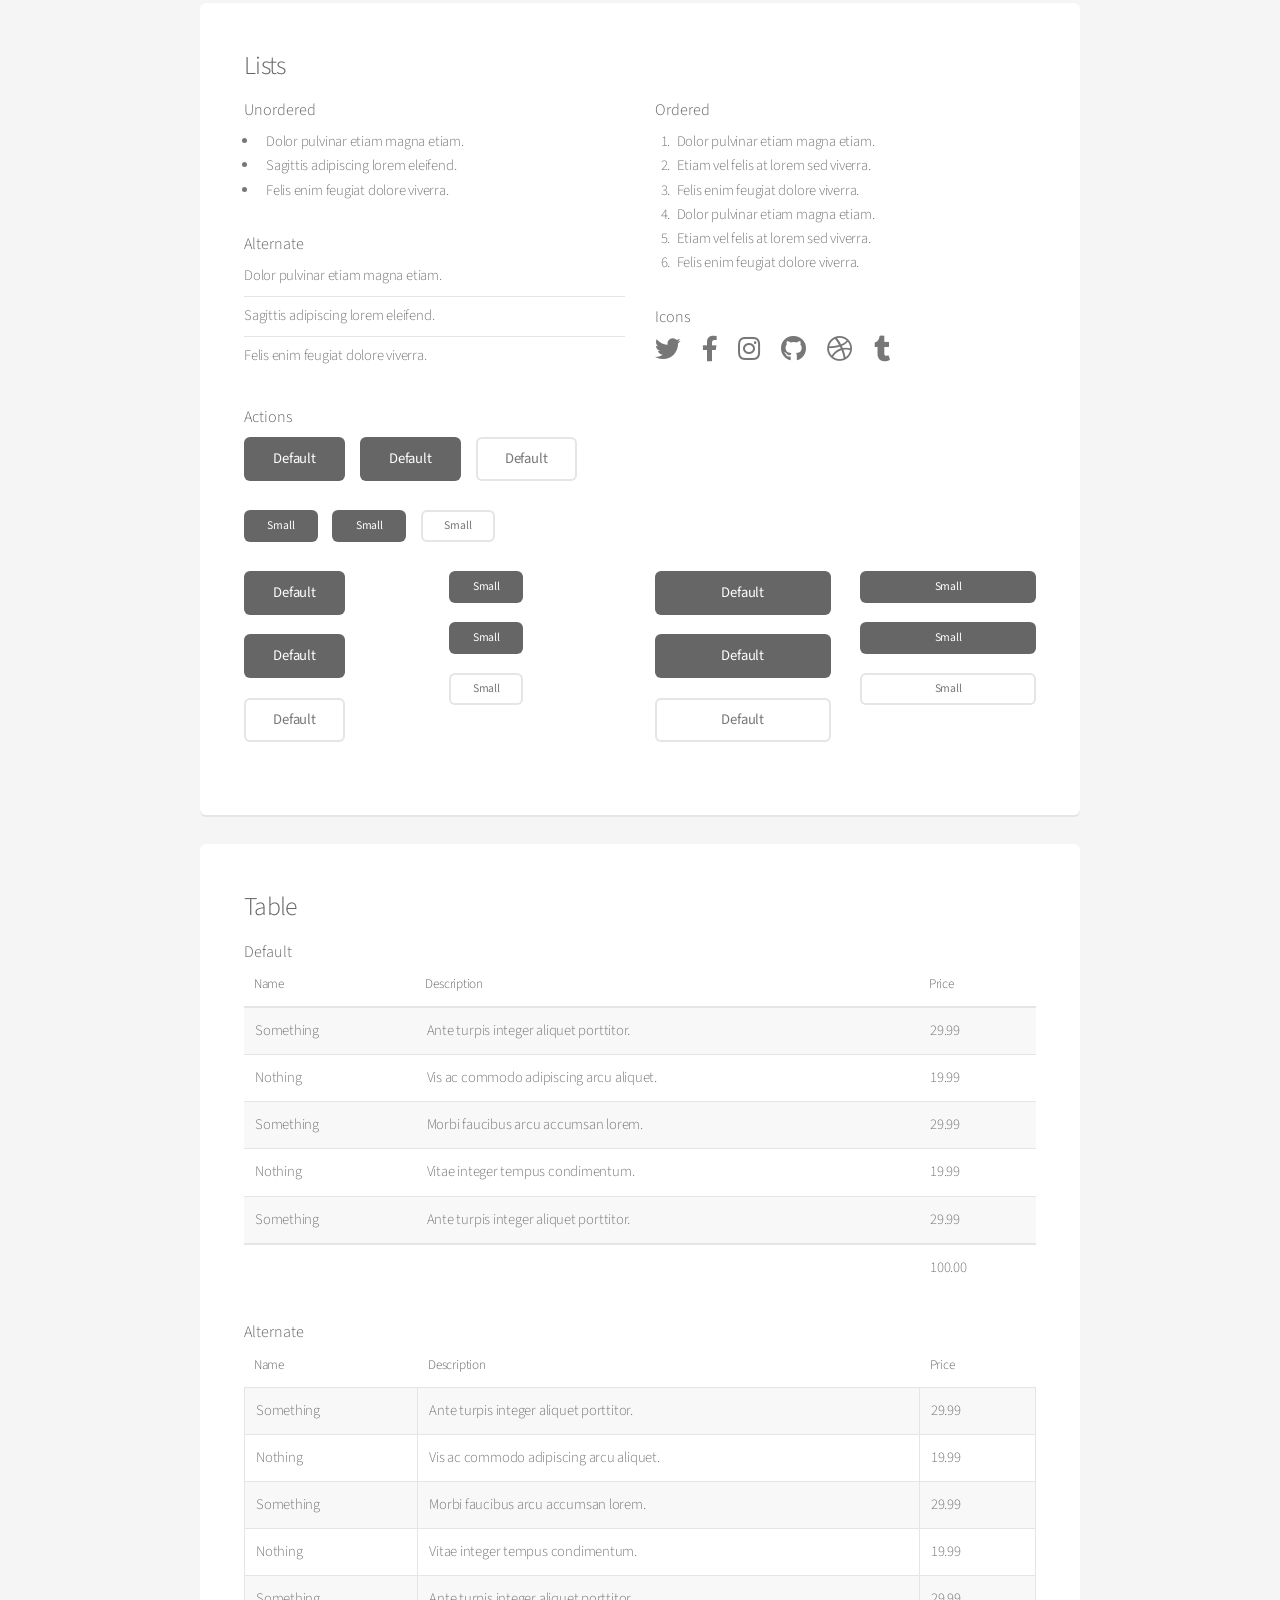
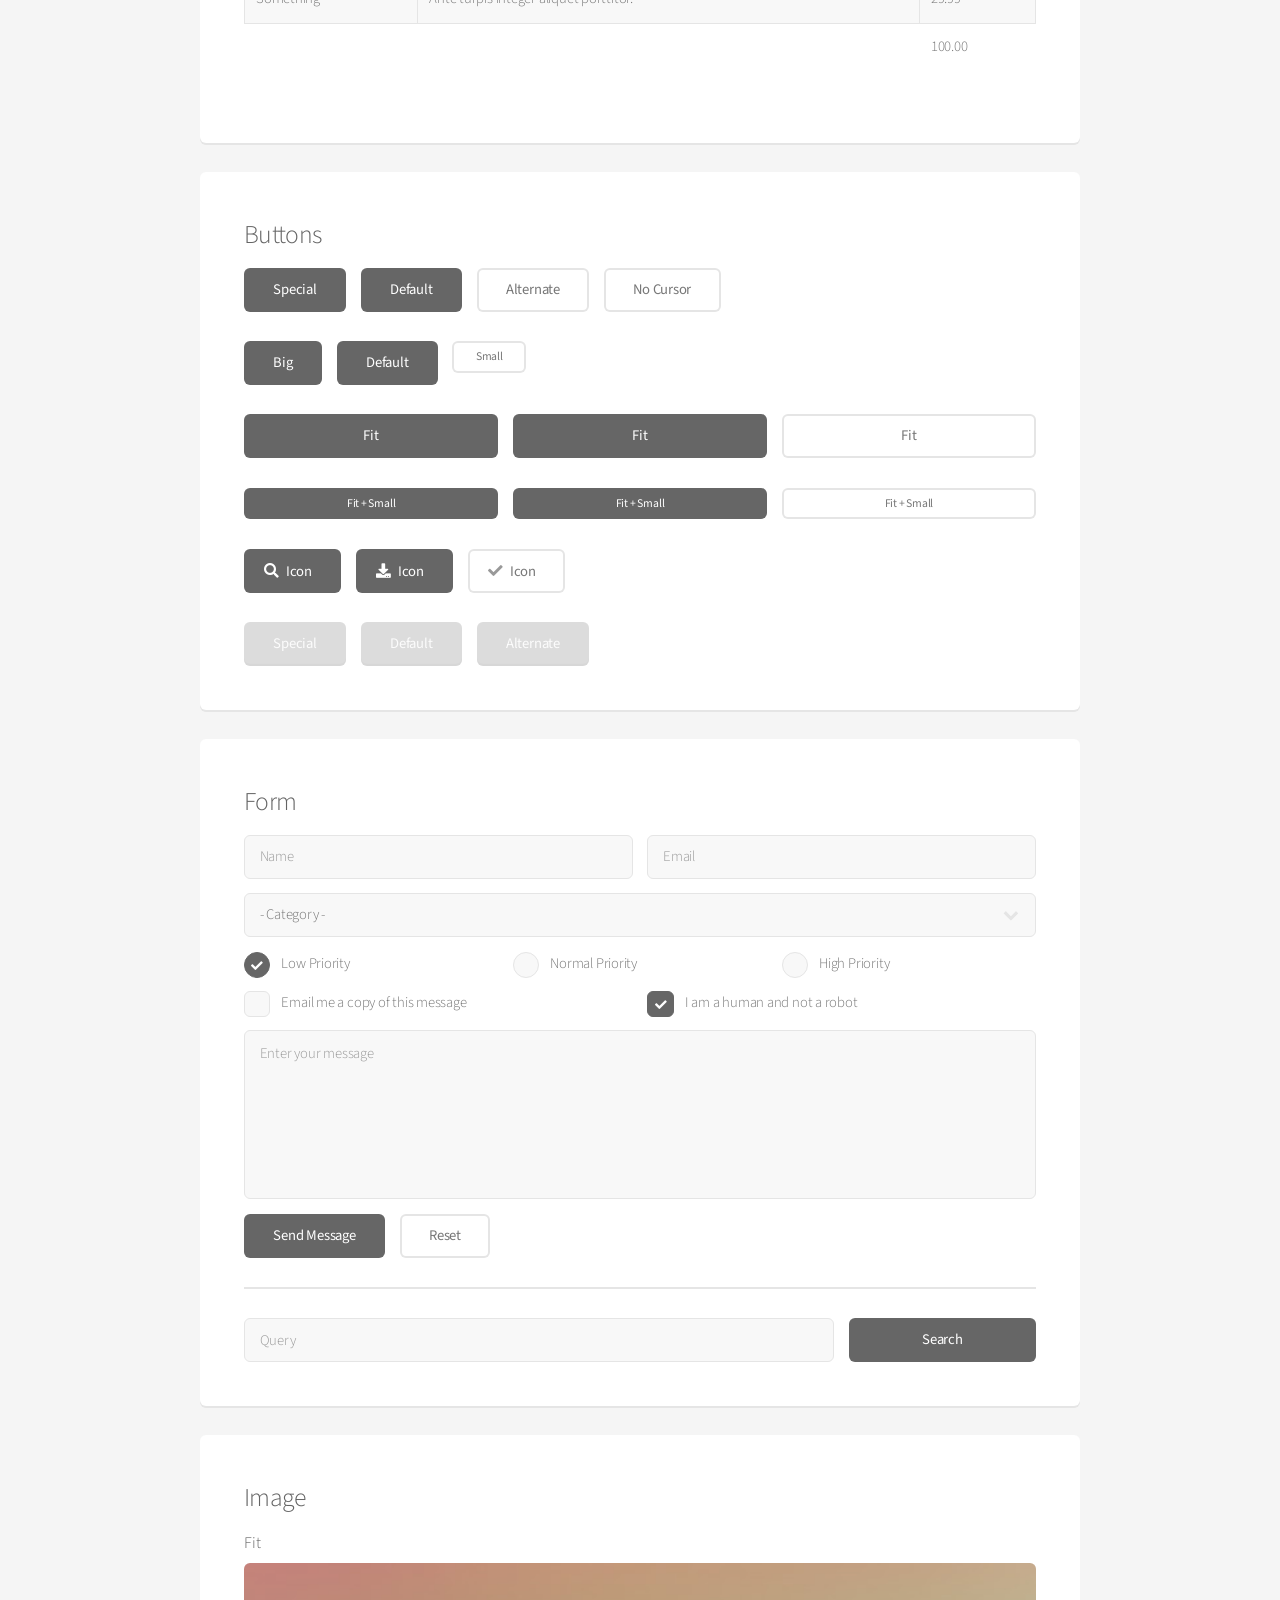
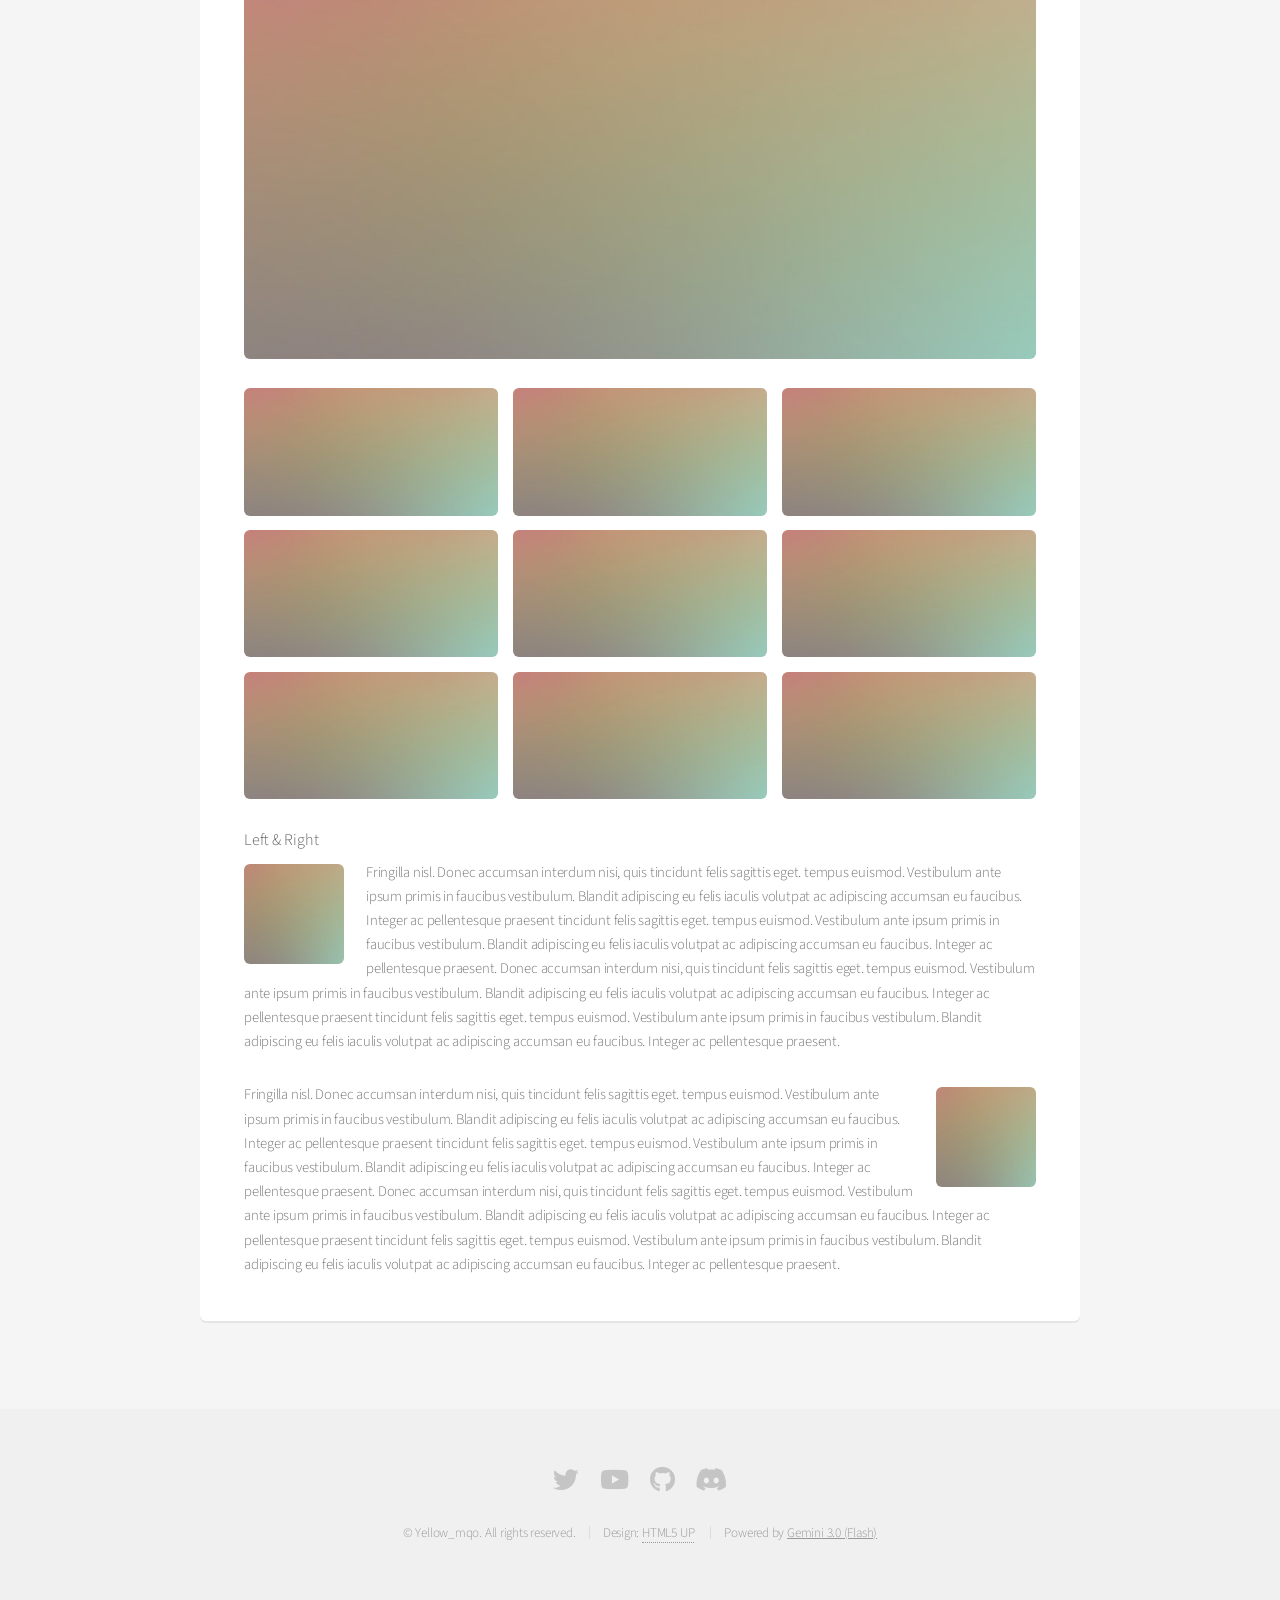
<file: elements.html>
<!DOCTYPE HTML>
<!--
	Alpha by HTML5 UP
	html5up.net | @ajlkn
	Free for personal and commercial use under the CCA 3.0 license (html5up.net/license)
-->
<html>
	<head>
		<title>黄色電機 | サイトについて</title>
		<link rel="icon" href="images/favicon.png" type="image/png">
		<meta charset="utf-8" />
		<meta name="viewport" content="width=device-width, initial-scale=1, user-scalable=no" />
		<link rel="stylesheet" href="assets/css/main.css" />
	</head>
	<body class="is-preload">
		<div id="page-wrapper">

			<!-- Header -->
				<header id="header">
					<h1><a href="index.html">黄色電機</a> - Yellow_Electric</h1>
					<nav id="nav">
						<ul>
							<li><a href="index.html">HOME</a></li>
							<li>
								<a href="#" class="icon solid fa-angle-down"> LIST</a>
								<ul>
									<li><a href="generic.html">概要</a></li>
									<li>
										<a href="#">製品ページ</a>
										<ul>
											<li><a href="#">駅名標 KIT</a></li>
											<li><a href="#">発車標 KIT</a></li>
											<li><a href="#">..計画中..</a></li>
										</ul>
									</li>
									<li><a href="elements.html">サイトについて</a></li>
									<li><a href="contact.html">お問い合わせ</a></li>
								</ul>
							</li>
							<li><a href="https://github.com/Yellow-mqo" class="button icon brands fa-github" target="_blank">Github</a></li>
						</ul>
					</nav>
				</header>

			<!-- Main -->
				<section id="main" class="container">
					<header>
						<h2>Elements</h2>
						<p>Just an assorted selection of elements.</p>
					</header>
					<div class="row">
						<div class="col-12">

							<!-- Text -->
								<section class="box">
									<h3>Text</h3>
									<p>This is <b>bold</b> and this is <strong>strong</strong>. This is <i>italic</i> and this is <em>emphasized</em>.
									This is <sup>superscript</sup> text and this is <sub>subscript</sub> text.
									This is <u>underlined</u> and this is code: <code>for (;;) { ... }</code>. Finally, <a href="#">this is a link</a>.</p>

									<hr />

									<header>
										<h3>Heading with a Subtitle</h3>
										<p>Lorem ipsum dolor sit amet nullam id egestas urna aliquam</p>
									</header>
									<p>Nunc lacinia ante nunc ac lobortis. Interdum adipiscing gravida odio porttitor sem non mi integer non faucibus ornare mi ut ante amet placerat aliquet. Volutpat eu sed ante lacinia sapien lorem accumsan varius montes viverra nibh in adipiscing blandit tempus accumsan.</p>
									<header>
										<h4>Heading with a Subtitle</h4>
										<p>Lorem ipsum dolor sit amet nullam id egestas urna aliquam</p>
									</header>
									<p>Nunc lacinia ante nunc ac lobortis. Interdum adipiscing gravida odio porttitor sem non mi integer non faucibus ornare mi ut ante amet placerat aliquet. Volutpat eu sed ante lacinia sapien lorem accumsan varius montes viverra nibh in adipiscing blandit tempus accumsan.</p>

									<hr />

									<h2>Heading Level 2</h2>
									<h3>Heading Level 3</h3>
									<h4>Heading Level 4</h4>
									<h5>Heading Level 5</h5>
									<h6>Heading Level 6</h6>

									<hr />

									<h4>Blockquote</h4>
									<blockquote>Fringilla nisl. Donec accumsan interdum nisi, quis tincidunt felis sagittis eget tempus euismod. Vestibulum ante ipsum primis in faucibus vestibulum. Blandit adipiscing eu felis iaculis volutpat ac adipiscing accumsan faucibus. Vestibulum ante ipsum primis in faucibus lorem ipsum dolor sit amet nullam adipiscing eu felis.</blockquote>

									<h4>Preformatted</h4>
									<pre>i = 0;

	while (!deck.isInOrder()) {
	    print 'Iteration ' + i;
	    deck.shuffle();
	    i++;
	}

	print 'It took ' + i + ' iterations to sort the deck.';
	</pre>
								</section>

						</div>
					</div>
					<div class="row">
						<div class="col-12">

							<!-- Lists -->
								<section class="box">
									<h3>Lists</h3>
									<div class="row">
										<div class="col-6 col-12-mobilep">

											<h4>Unordered</h4>
											<ul>
												<li>Dolor pulvinar etiam magna etiam.</li>
												<li>Sagittis adipiscing lorem eleifend.</li>
												<li>Felis enim feugiat dolore viverra.</li>
											</ul>

											<h4>Alternate</h4>
											<ul class="alt">
												<li>Dolor pulvinar etiam magna etiam.</li>
												<li>Sagittis adipiscing lorem eleifend.</li>
												<li>Felis enim feugiat dolore viverra.</li>
											</ul>

										</div>
										<div class="col-6 col-12-mobilep">

											<h4>Ordered</h4>
											<ol>
												<li>Dolor pulvinar etiam magna etiam.</li>
												<li>Etiam vel felis at lorem sed viverra.</li>
												<li>Felis enim feugiat dolore viverra.</li>
												<li>Dolor pulvinar etiam magna etiam.</li>
												<li>Etiam vel felis at lorem sed viverra.</li>
												<li>Felis enim feugiat dolore viverra.</li>
											</ol>

											<h4>Icons</h4>
											<ul class="icons">
												<li><a href="#" class="icon brands fa-twitter"><span class="label">Twitter</span></a></li>
												<li><a href="#" class="icon brands fa-facebook-f"><span class="label">Facebook</span></a></li>
												<li><a href="#" class="icon brands fa-instagram"><span class="label">Instagram</span></a></li>
												<li><a href="#" class="icon brands fa-github"><span class="label">Github</span></a></li>
												<li><a href="#" class="icon brands fa-dribbble"><span class="label">Dribbble</span></a></li>
												<li><a href="#" class="icon brands fa-tumblr"><span class="label">Tumblr</span></a></li>
											</ul>

										</div>
									</div>

									<h4>Actions</h4>
									<ul class="actions">
										<li><a href="#" class="button special">Default</a></li>
										<li><a href="#" class="button">Default</a></li>
										<li><a href="#" class="button alt">Default</a></li>
									</ul>
									<ul class="actions small">
										<li><a href="#" class="button special small">Small</a></li>
										<li><a href="#" class="button small">Small</a></li>
										<li><a href="#" class="button alt small">Small</a></li>
									</ul>
									<div class="row">
										<div class="col-3 col-6-narrower col-12-mobilep">
											<ul class="actions stacked">
												<li><a href="#" class="button special">Default</a></li>
												<li><a href="#" class="button">Default</a></li>
												<li><a href="#" class="button alt">Default</a></li>
											</ul>
										</div>
										<div class="col-3 col-6-narrower col-12-mobilep">
											<ul class="actions stacked">
												<li><a href="#" class="button special small">Small</a></li>
												<li><a href="#" class="button small">Small</a></li>
												<li><a href="#" class="button alt small">Small</a></li>
											</ul>
										</div>
										<div class="col-3 col-6-narrower col-12-mobilep">
											<ul class="actions stacked">
												<li><a href="#" class="button special fit">Default</a></li>
												<li><a href="#" class="button fit">Default</a></li>
												<li><a href="#" class="button alt fit">Default</a></li>
											</ul>
										</div>
										<div class="col-3 col-6-narrower col-12-mobilep">
											<ul class="actions stacked">
												<li><a href="#" class="button special small fit">Small</a></li>
												<li><a href="#" class="button small fit">Small</a></li>
												<li><a href="#" class="button alt small fit">Small</a></li>
											</ul>
										</div>
									</div>
								</section>

						</div>
					</div>
					<div class="row">
						<div class="col-12">

							<!-- Table -->
								<section class="box">
									<h3>Table</h3>

									<h4>Default</h4>
									<div class="table-wrapper">
										<table>
											<thead>
												<tr>
													<th>Name</th>
													<th>Description</th>
													<th>Price</th>
												</tr>
											</thead>
											<tbody>
												<tr>
													<td>Something</td>
													<td>Ante turpis integer aliquet porttitor.</td>
													<td>29.99</td>
												</tr>
												<tr>
													<td>Nothing</td>
													<td>Vis ac commodo adipiscing arcu aliquet.</td>
													<td>19.99</td>
												</tr>
												<tr>
													<td>Something</td>
													<td> Morbi faucibus arcu accumsan lorem.</td>
													<td>29.99</td>
												</tr>
												<tr>
													<td>Nothing</td>
													<td>Vitae integer tempus condimentum.</td>
													<td>19.99</td>
												</tr>
												<tr>
													<td>Something</td>
													<td>Ante turpis integer aliquet porttitor.</td>
													<td>29.99</td>
												</tr>
											</tbody>
											<tfoot>
												<tr>
													<td colspan="2"></td>
													<td>100.00</td>
												</tr>
											</tfoot>
										</table>
									</div>

									<h4>Alternate</h4>
									<div class="table-wrapper">
										<table class="alt">
											<thead>
												<tr>
													<th>Name</th>
													<th>Description</th>
													<th>Price</th>
												</tr>
											</thead>
											<tbody>
												<tr>
													<td>Something</td>
													<td>Ante turpis integer aliquet porttitor.</td>
													<td>29.99</td>
												</tr>
												<tr>
													<td>Nothing</td>
													<td>Vis ac commodo adipiscing arcu aliquet.</td>
													<td>19.99</td>
												</tr>
												<tr>
													<td>Something</td>
													<td> Morbi faucibus arcu accumsan lorem.</td>
													<td>29.99</td>
												</tr>
												<tr>
													<td>Nothing</td>
													<td>Vitae integer tempus condimentum.</td>
													<td>19.99</td>
												</tr>
												<tr>
													<td>Something</td>
													<td>Ante turpis integer aliquet porttitor.</td>
													<td>29.99</td>
												</tr>
											</tbody>
											<tfoot>
												<tr>
													<td colspan="2"></td>
													<td>100.00</td>
												</tr>
											</tfoot>
										</table>
									</div>
								</section>

						</div>
					</div>
					<div class="row">
						<div class="col-12">

							<!-- Buttons -->
								<section class="box">
									<h3>Buttons</h3>
									<ul class="actions">
										<li><a href="#" class="button special">Special</a></li>
										<li><a href="#" class="button">Default</a></li>
										<li><a href="#" class="button alt">Alternate</a></li>
										<li><a href="javascript:void(0)" class="button alt no-cursor">No Cursor</a></li>
									</ul>
									<ul class="actions">
										<li><a href="#" class="button special big">Big</a></li>
										<li><a href="#" class="button">Default</a></li>
										<li><a href="#" class="button alt small">Small</a></li>
									</ul>
									<ul class="actions fit">
										<li><a href="#" class="button special fit">Fit</a></li>
										<li><a href="#" class="button fit">Fit</a></li>
										<li><a href="#" class="button alt fit">Fit</a></li>
									</ul>
									<ul class="actions fit small">
										<li><a href="#" class="button special fit small">Fit + Small</a></li>
										<li><a href="#" class="button fit small">Fit + Small</a></li>
										<li><a href="#" class="button alt fit small">Fit + Small</a></li>
									</ul>
									<ul class="actions">
										<li><a href="#" class="button special icon solid fa-search">Icon</a></li>
										<li><a href="#" class="button icon solid fa-download">Icon</a></li>
										<li><a href="#" class="button alt icon solid fa-check">Icon</a></li>
									</ul>
									<ul class="actions">
										<li><span class="button special disabled">Special</span></li>
										<li><span class="button disabled">Default</span></li>
										<li><span class="button alt disabled">Alternate</span></li>
									</ul>
								</section>

						</div>
					</div>
					<div class="row">
						<div class="col-12">

							<!-- Form -->
								<section class="box">
									<h3>Form</h3>
									<form method="post" action="#">
										<div class="row gtr-uniform gtr-50">
											<div class="col-6 col-12-mobilep">
												<input type="text" name="name" id="name" value="" placeholder="Name" />
											</div>
											<div class="col-6 col-12-mobilep">
												<input type="email" name="email" id="email" value="" placeholder="Email" />
											</div>
											<div class="col-12">
												<select name="category" id="category">
													<option value="">- Category -</option>
													<option value="1">Manufacturing</option>
													<option value="1">Shipping</option>
													<option value="1">Administration</option>
													<option value="1">Human Resources</option>
												</select>
											</div>
											<div class="col-4 col-12-narrower">
												<input type="radio" id="priority-low" name="priority" checked>
												<label for="priority-low">Low Priority</label>
											</div>
											<div class="col-4 col-12-narrower">
												<input type="radio" id="priority-normal" name="priority">
												<label for="priority-normal">Normal Priority</label>
											</div>
											<div class="col-4 col-12-narrower">
												<input type="radio" id="priority-high" name="priority">
												<label for="priority-high">High Priority</label>
											</div>
											<div class="col-6 col-12-narrower">
												<input type="checkbox" id="copy" name="copy">
												<label for="copy">Email me a copy of this message</label>
											</div>
											<div class="col-6 col-12-narrower">
												<input type="checkbox" id="human" name="human" checked>
												<label for="human">I am a human and not a robot</label>
											</div>
											<div class="col-12">
												<textarea name="message" id="message" placeholder="Enter your message" rows="6"></textarea>
											</div>
											<div class="col-12">
												<ul class="actions">
													<li><input type="submit" value="Send Message" /></li>
													<li><input type="reset" value="Reset" class="alt" /></li>
												</ul>
											</div>
										</div>
									</form>

									<hr />

									<form method="post" action="#">
										<div class="row gtr-uniform gtr-50">
											<div class="col-9 col-12-mobilep">
												<input type="text" name="query" id="query" value="" placeholder="Query" />
											</div>
											<div class="col-3 col-12-mobilep">
												<input type="submit" value="Search" class="fit" />
											</div>
										</div>
									</form>
								</section>

						</div>
					</div>
					<div class="row">
						<div class="col-12">

							<!-- Image -->
								<section class="box">
									<h3>Image</h3>
									<h4>Fit</h4>
									<span class="image fit"><img src="images/pic04.jpg" alt="" /></span>
									<div class="box alt">
										<div class="row gtr-50 gtr-uniform">
											<div class="col-4"><span class="image fit"><img src="images/pic04.jpg" alt="" /></span></div>
											<div class="col-4"><span class="image fit"><img src="images/pic04.jpg" alt="" /></span></div>
											<div class="col-4"><span class="image fit"><img src="images/pic04.jpg" alt="" /></span></div>
											<div class="col-4"><span class="image fit"><img src="images/pic04.jpg" alt="" /></span></div>
											<div class="col-4"><span class="image fit"><img src="images/pic04.jpg" alt="" /></span></div>
											<div class="col-4"><span class="image fit"><img src="images/pic04.jpg" alt="" /></span></div>
											<div class="col-4"><span class="image fit"><img src="images/pic04.jpg" alt="" /></span></div>
											<div class="col-4"><span class="image fit"><img src="images/pic04.jpg" alt="" /></span></div>
											<div class="col-4"><span class="image fit"><img src="images/pic04.jpg" alt="" /></span></div>
										</div>
									</div>

									<h4>Left &amp; Right</h4>
									<p><span class="image left"><img src="images/pic05.jpg" alt="" /></span>Fringilla nisl. Donec accumsan interdum nisi, quis tincidunt felis sagittis eget. tempus euismod. Vestibulum ante ipsum primis in faucibus vestibulum. Blandit adipiscing eu felis iaculis volutpat ac adipiscing accumsan eu faucibus. Integer ac pellentesque praesent tincidunt felis sagittis eget. tempus euismod. Vestibulum ante ipsum primis in faucibus vestibulum. Blandit adipiscing eu felis iaculis volutpat ac adipiscing accumsan eu faucibus. Integer ac pellentesque praesent. Donec accumsan interdum nisi, quis tincidunt felis sagittis eget. tempus euismod. Vestibulum ante ipsum primis in faucibus vestibulum. Blandit adipiscing eu felis iaculis volutpat ac adipiscing accumsan eu faucibus. Integer ac pellentesque praesent tincidunt felis sagittis eget. tempus euismod. Vestibulum ante ipsum primis in faucibus vestibulum. Blandit adipiscing eu felis iaculis volutpat ac adipiscing accumsan eu faucibus. Integer ac pellentesque praesent.</p>
									<p><span class="image right"><img src="images/pic05.jpg" alt="" /></span>Fringilla nisl. Donec accumsan interdum nisi, quis tincidunt felis sagittis eget. tempus euismod. Vestibulum ante ipsum primis in faucibus vestibulum. Blandit adipiscing eu felis iaculis volutpat ac adipiscing accumsan eu faucibus. Integer ac pellentesque praesent tincidunt felis sagittis eget. tempus euismod. Vestibulum ante ipsum primis in faucibus vestibulum. Blandit adipiscing eu felis iaculis volutpat ac adipiscing accumsan eu faucibus. Integer ac pellentesque praesent. Donec accumsan interdum nisi, quis tincidunt felis sagittis eget. tempus euismod. Vestibulum ante ipsum primis in faucibus vestibulum. Blandit adipiscing eu felis iaculis volutpat ac adipiscing accumsan eu faucibus. Integer ac pellentesque praesent tincidunt felis sagittis eget. tempus euismod. Vestibulum ante ipsum primis in faucibus vestibulum. Blandit adipiscing eu felis iaculis volutpat ac adipiscing accumsan eu faucibus. Integer ac pellentesque praesent.</p>
								</section>

						</div>
					</div>
				</section>

			<!-- Footer -->
				<footer id="footer">
					<ul class="icons">
						<li><a href="https://x.com/kiirokunaizo" class="icon brands fa-twitter" target="_blank"><span class="label">Twitter</span></a></li>
						<li><a href="https://www.youtube.com/@Yellowmqo" class="icon brands fa-youtube" target="_blank"><span class="label">YouTube</span></a></li>
						<li><a href="https://github.com/Yellow-mqo" class="icon brands fa-github" target="_blank"><span class="label">Github</span></a></li>
						<li class="copy-item" style="position: relative; display: inline-block;">
						    <a href="javascript:void(0)" 
						       class="icon brands fa-discord" 
						       onclick="copyToClipboard('@yellow.jar.disabled', this)">
						        <span class="label">Discord</span>
						    </a>
						
						    <div class="tooltip">クリックしてIDをコピー!</div>
						</li>
					</ul>
					<ul class="copyright">
					    <li>&copy; Yellow_mqo. All rights reserved.</li><li>Design: <a href="http://html5up.net" target="_blank">HTML5 UP</a></li>
					    <li>Powered by <a href="https://deepmind.google/models/gemini/" target="_blank" style="border-bottom: none;"><u>Gemini 3.0 (Flash)</u></a></li>
					</ul>
				</footer>

		</div>

		<!-- Scripts -->
			<script src="assets/js/jquery.min.js"></script>
			<script src="assets/js/jquery.dropotron.min.js"></script>
			<script src="assets/js/jquery.scrollex.min.js"></script>
			<script src="assets/js/browser.min.js"></script>
			<script src="assets/js/breakpoints.min.js"></script>
			<script src="assets/js/util.js"></script>
			<script src="assets/js/main.js"></script>

	</body>
</html>
</file>
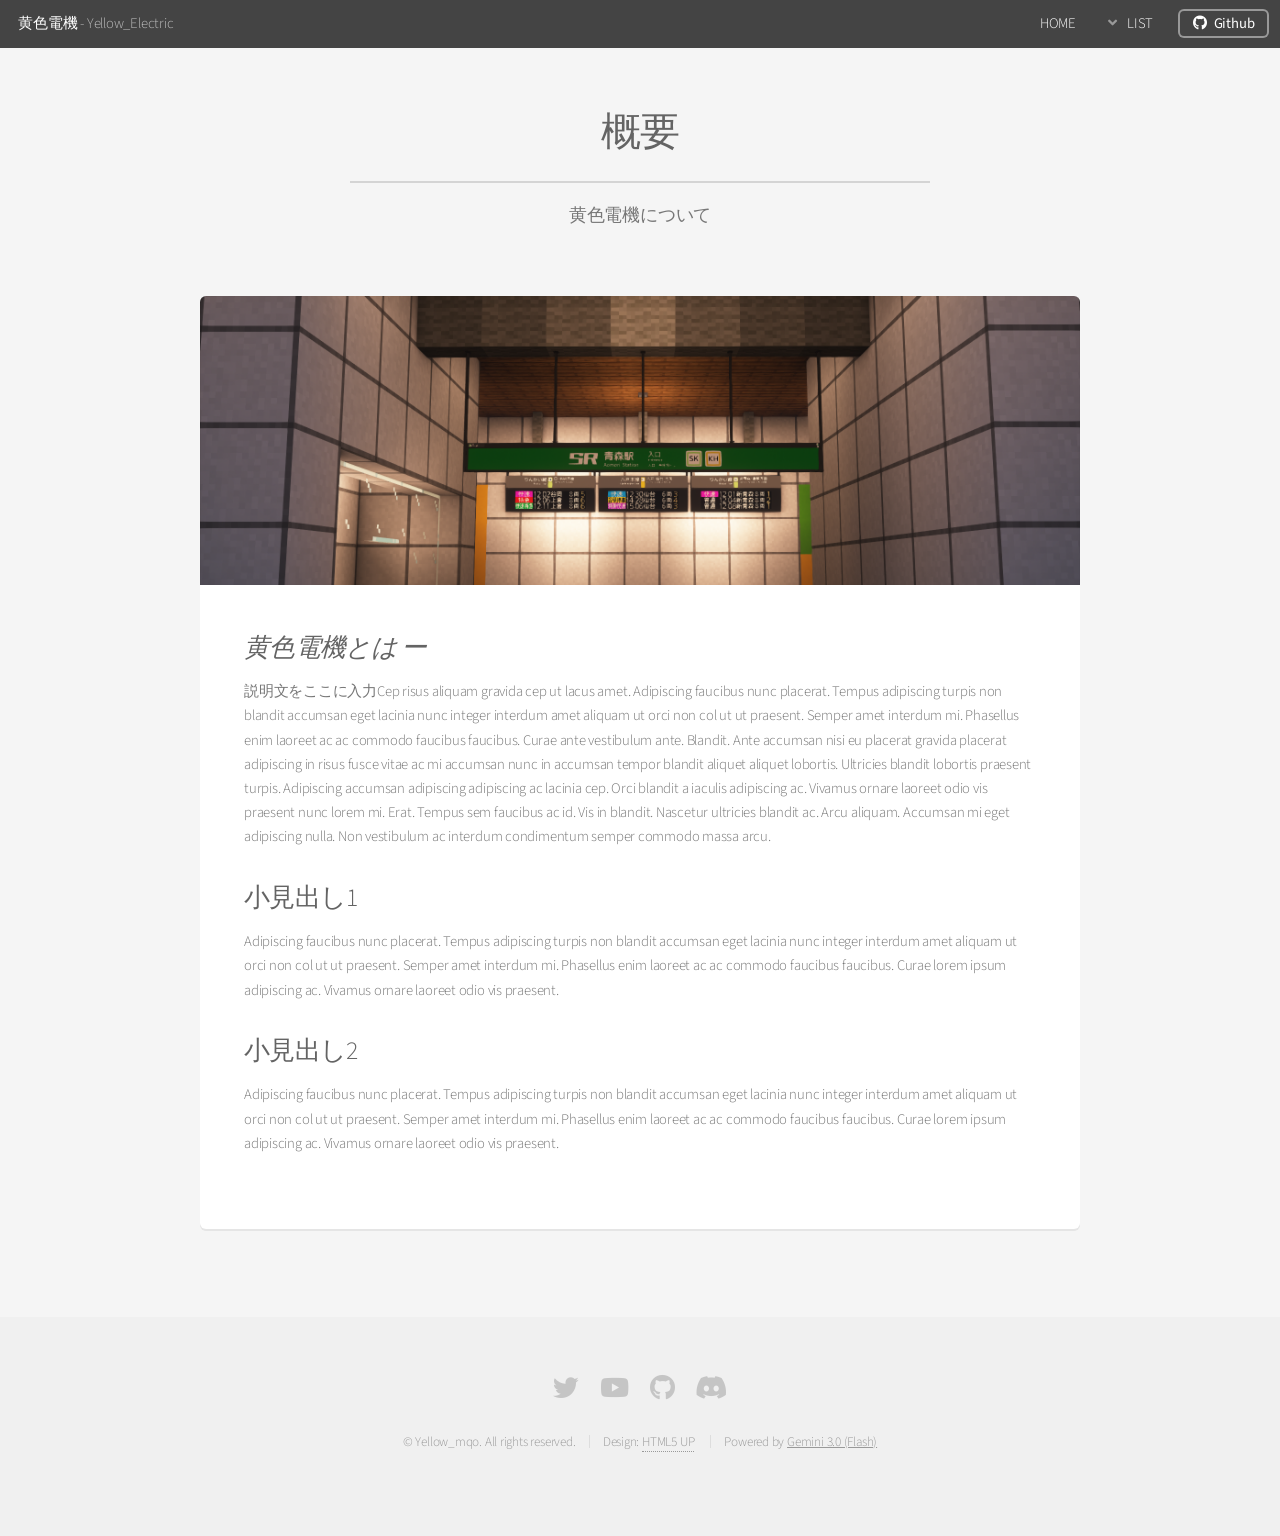
<file: generic.html>
<!DOCTYPE HTML>
<!--
	Alpha by HTML5 UP
	html5up.net | @ajlkn
	Free for personal and commercial use under the CCA 3.0 license (html5up.net/license)
-->
<html>
	<head>
		<title>黄色電機 | 概要</title>
		<link rel="icon" href="images/favicon.png" type="image/png">
		<meta charset="utf-8" />
		<meta name="viewport" content="width=device-width, initial-scale=1, user-scalable=no" />
		<link rel="stylesheet" href="assets/css/main.css" />
	</head>
	<body class="is-preload">
		<div id="page-wrapper">

			<!-- Header -->
				<header id="header">
					<h1><a href="index.html">黄色電機</a> - Yellow_Electric</h1>
					<nav id="nav">
						<ul>
							<li><a href="index.html">HOME</a></li>
							<li>
								<a href="#" class="icon solid fa-angle-down"> LIST</a>
								<ul>
									<li>
										<a href="#">製品ページ</a>
										<ul>
											<li><a href="namesign.html">駅名標 KIT</a></li>
											<li><a href="depsign.html">発車標 KIT</a></li>
											<li><a href="wip.html">..計画中..</a></li>
										</ul>
									</li>
									<li><a href="about.html">サイトについて</a></li>
									<li><a href="contact.html">開発者</a></li>
								</ul>
							</li>
							<li><a href="https://github.com/Yellow-mqo" class="button icon brands fa-github" target="_blank">Github</a></li>
						</ul>
					</nav>
				</header>

			<!-- Main -->
				<section id="main" class="container">
					<header>
						<h2>概要</h2>
						<p>黄色電機について</p>
					</header>
					<div class="box">
						<span class="image featured"><img src="images/pic06.png" alt="" /></span>
						<h3><i>黄色電機とは ー</i></h3>
						<p>説明文をここに入力Cep risus aliquam gravida cep ut lacus amet. Adipiscing faucibus nunc placerat. Tempus adipiscing turpis non blandit accumsan eget lacinia nunc integer interdum amet aliquam ut orci non col ut ut praesent. Semper amet interdum mi. Phasellus enim laoreet ac ac commodo faucibus faucibus. Curae ante vestibulum ante. Blandit. Ante accumsan nisi eu placerat gravida placerat adipiscing in risus fusce vitae ac mi accumsan nunc in accumsan tempor blandit aliquet aliquet lobortis. Ultricies blandit lobortis praesent turpis. Adipiscing accumsan adipiscing adipiscing ac lacinia cep. Orci blandit a iaculis adipiscing ac. Vivamus ornare laoreet odio vis praesent nunc lorem mi. Erat. Tempus sem faucibus ac id. Vis in blandit. Nascetur ultricies blandit ac. Arcu aliquam. Accumsan mi eget adipiscing nulla. Non vestibulum ac interdum condimentum semper commodo massa arcu.</p>
						<div class="row">
							<div class="row-6 row-12-mobilep">
								<h3>小見出し1</h3>
								<p>Adipiscing faucibus nunc placerat. Tempus adipiscing turpis non blandit accumsan eget lacinia nunc integer interdum amet aliquam ut orci non col ut ut praesent. Semper amet interdum mi. Phasellus enim laoreet ac ac commodo faucibus faucibus. Curae lorem ipsum adipiscing ac. Vivamus ornare laoreet odio vis praesent.</p>
							</div>
							<div class="row-6 row-12-mobilep">
								<h3>小見出し2</h3>
								<p>Adipiscing faucibus nunc placerat. Tempus adipiscing turpis non blandit accumsan eget lacinia nunc integer interdum amet aliquam ut orci non col ut ut praesent. Semper amet interdum mi. Phasellus enim laoreet ac ac commodo faucibus faucibus. Curae lorem ipsum adipiscing ac. Vivamus ornare laoreet odio vis praesent.</p>
							</div>
						</div>
					</div>
				</section>

			<!-- Footer -->
				<footer id="footer">
					<ul class="icons">
						<li><a href="https://x.com/kiirokunaizo" class="icon brands fa-twitter" target="_blank"><span class="label">Twitter</span></a></li>
						<li><a href="https://www.youtube.com/@Yellowmqo" class="icon brands fa-youtube" target="_blank"><span class="label">YouTube</span></a></li>
						<li><a href="https://github.com/Yellow-mqo" class="icon brands fa-github" target="_blank"><span class="label">Github</span></a></li>
						<li class="copy-item" style="position: relative; display: inline-block;">
						    <a href="javascript:void(0)" 
						       class="icon brands fa-discord" 
						       onclick="copyToClipboard('@yellow.jar.disabled', this)">
						        <span class="label">Discord</span>
						    </a>
						
						    <div class="tooltip">クリックしてIDをコピー!</div>
						</li>
					</ul>
					<ul class="copyright">
					    <li>&copy; Yellow_mqo. All rights reserved.</li><li>Design: <a href="http://html5up.net" target="_blank">HTML5 UP</a></li>
					    <li>Powered by <a href="https://deepmind.google/models/gemini/" target="_blank" style="border-bottom: none;"><u>Gemini 3.0 (Flash)</u></a></li>
					</ul>
				</footer>

		</div>

		<!-- Scripts -->
			<script src="assets/js/common.js"></script>
			<script src="assets/js/jquery.min.js"></script>
			<script src="assets/js/jquery.dropotron.min.js"></script>
			<script src="assets/js/jquery.scrollex.min.js"></script>
			<script src="assets/js/browser.min.js"></script>
			<script src="assets/js/breakpoints.min.js"></script>
			<script src="assets/js/util.js"></script>

	</body>
</html>
</file>
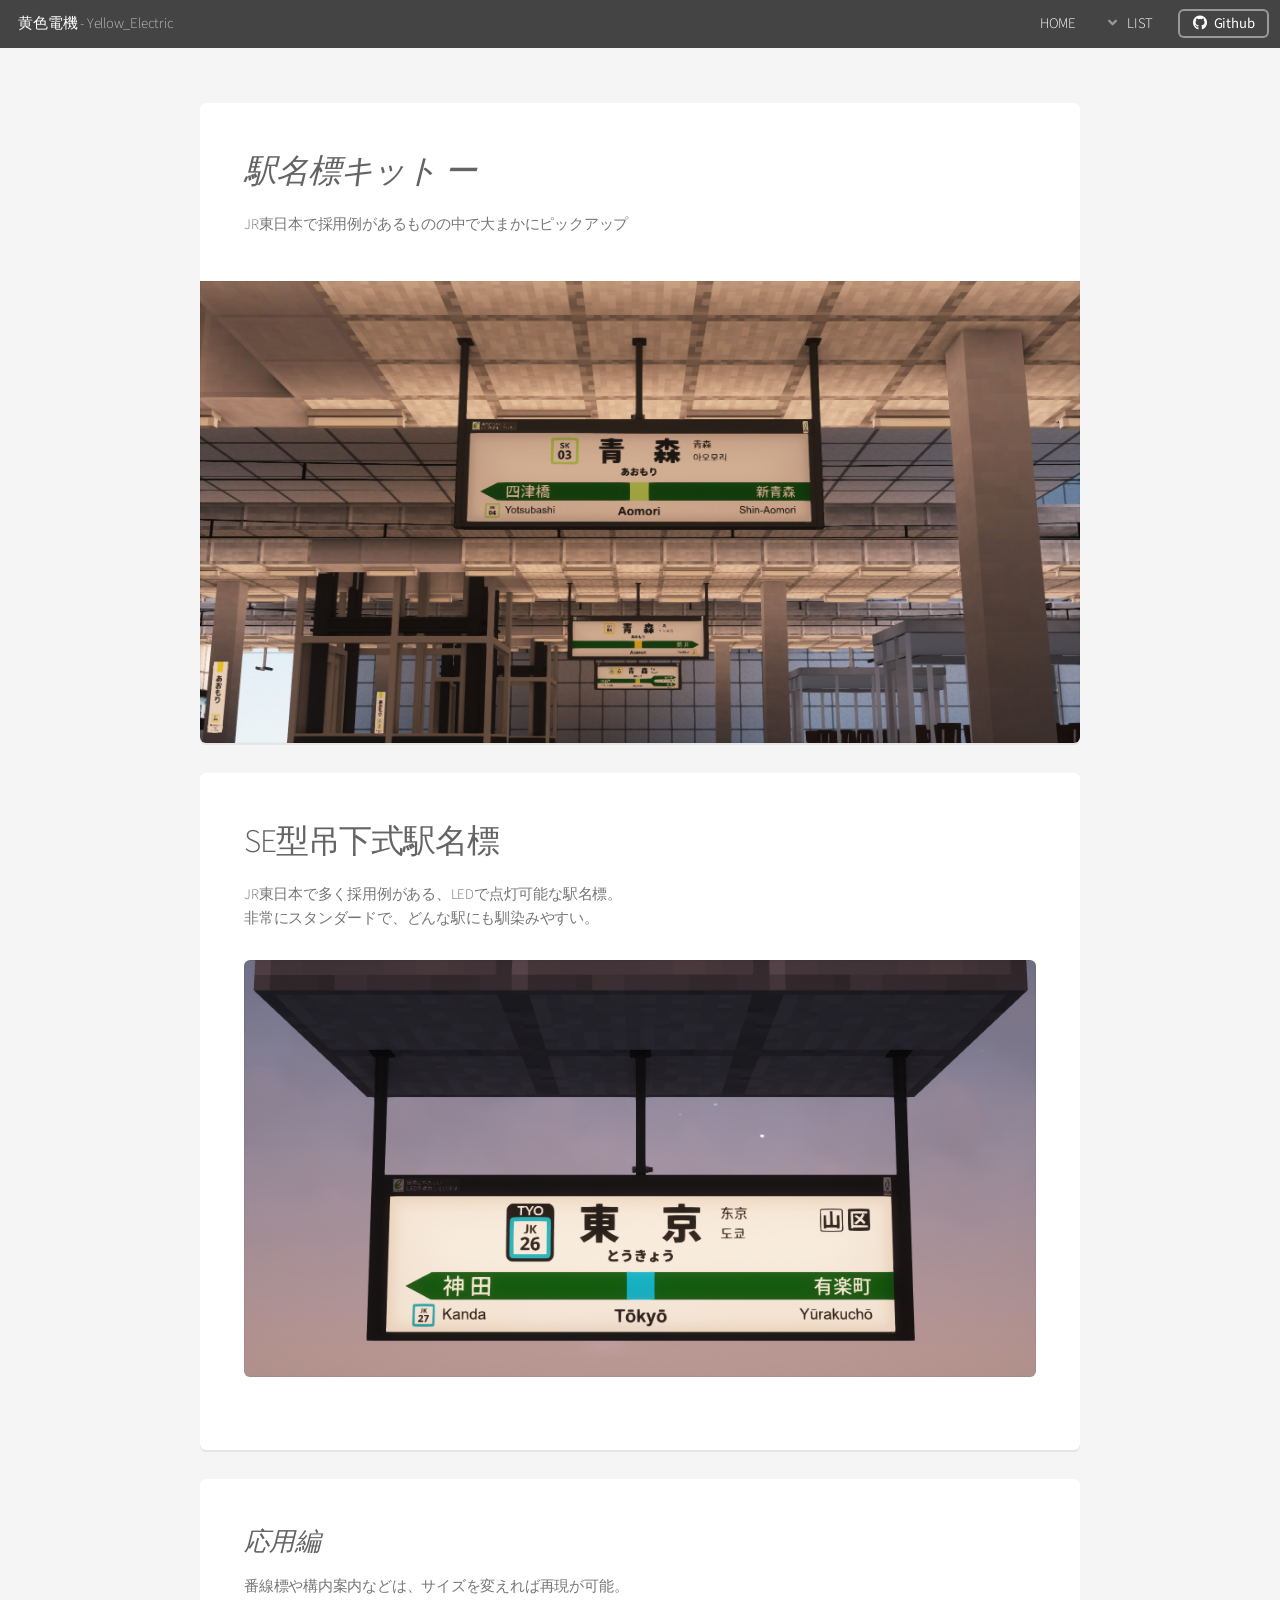
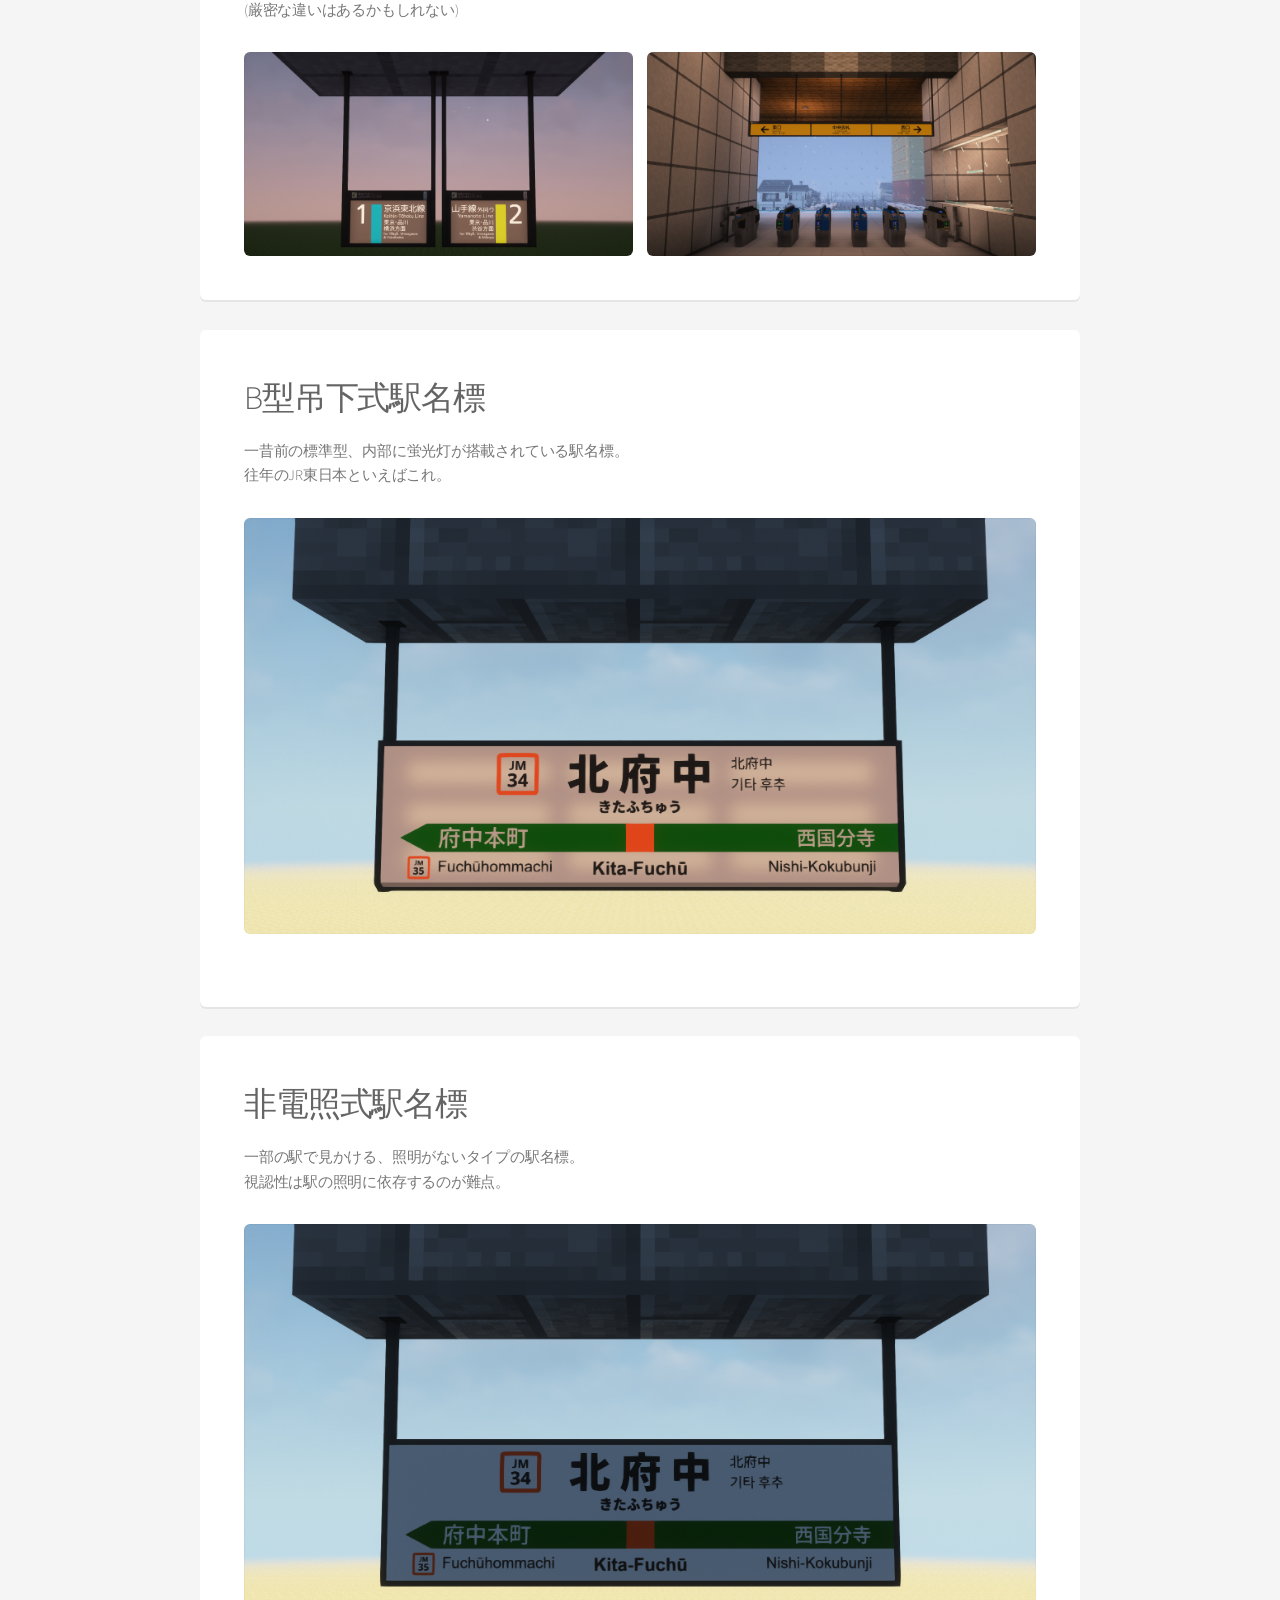
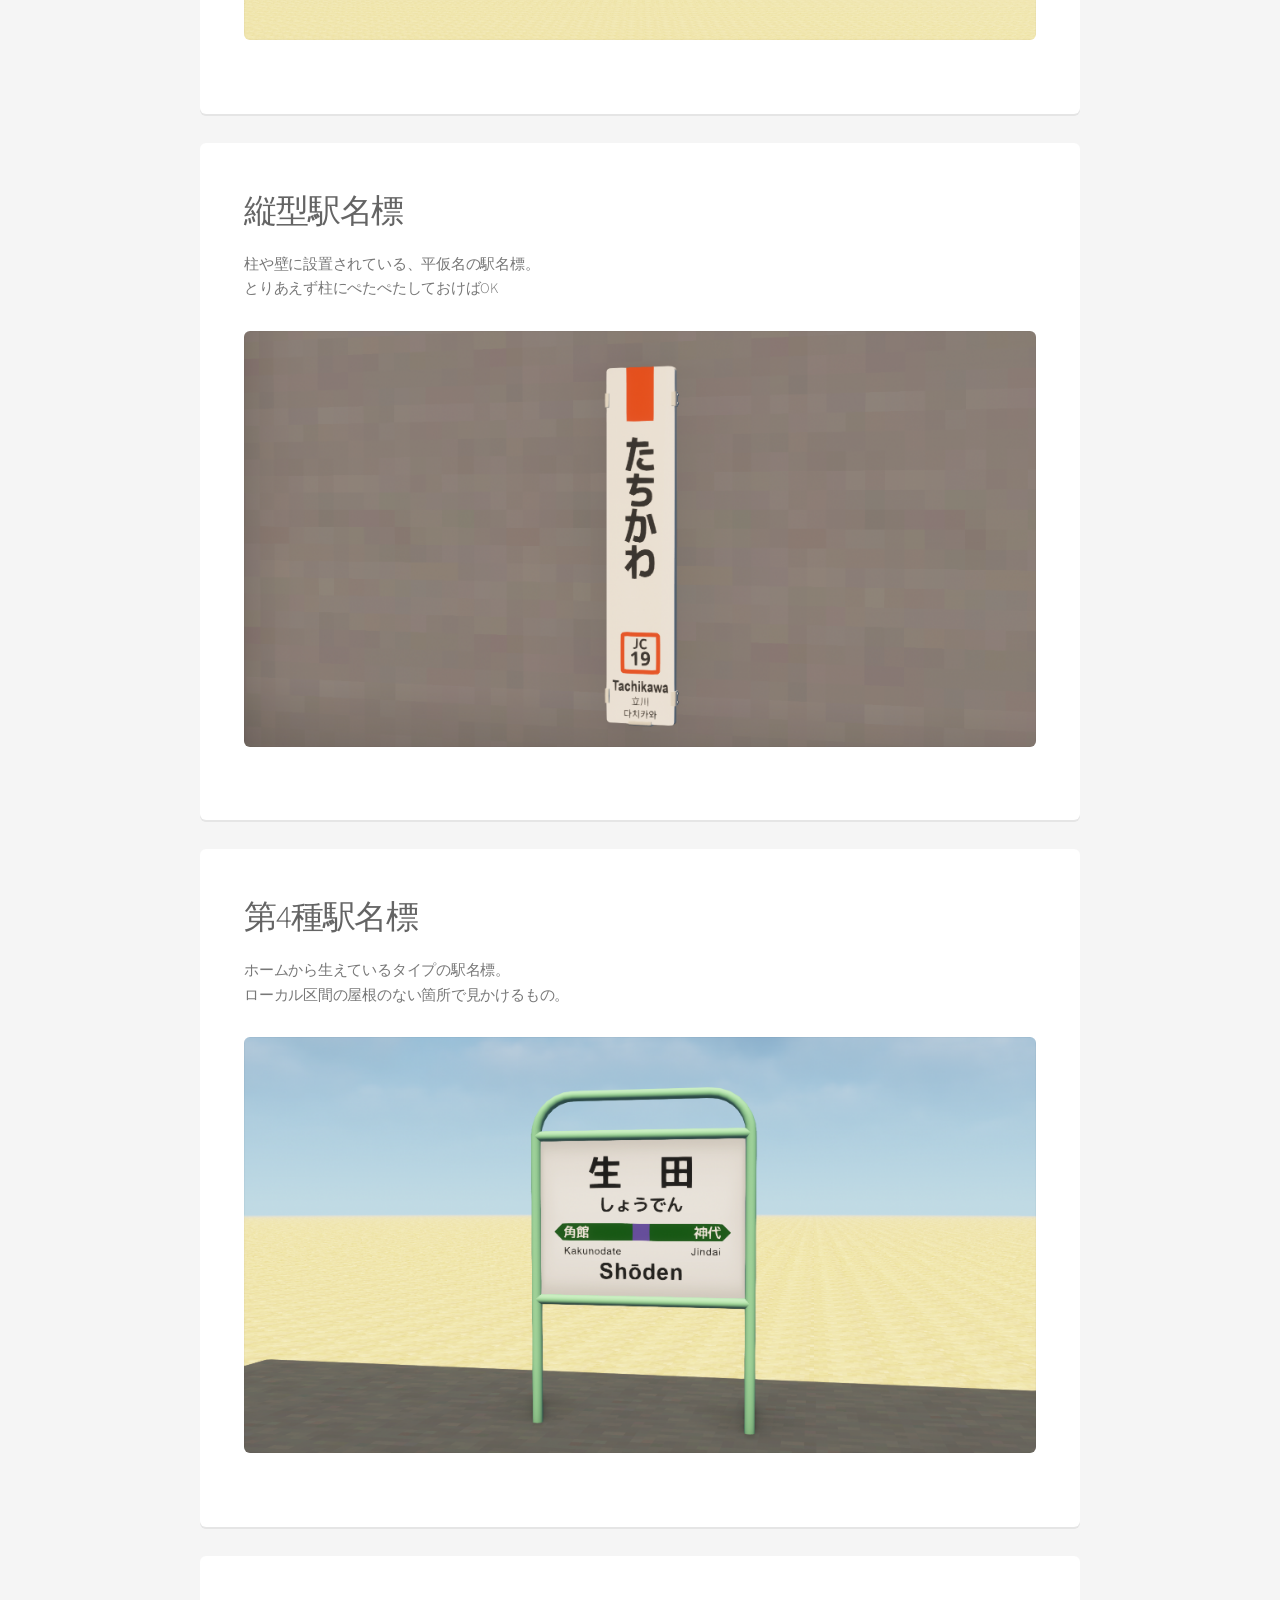
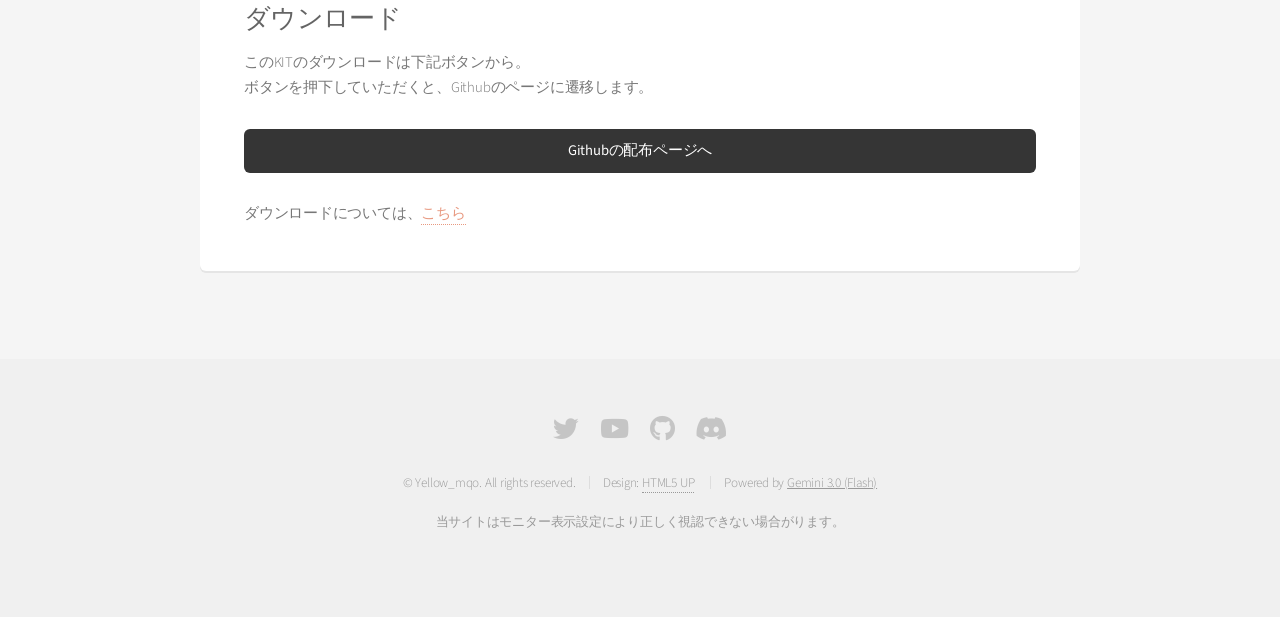
<file: namesign.html>
<!DOCTYPE HTML>
<!--
	Alpha by HTML5 UP
	html5up.net | @ajlkn
	Free for personal and commercial use under the CCA 3.0 license (html5up.net/license)
-->
<html>
	<head>
		<title>黄色電機 | 駅名標KIT</title>
		<link rel="icon" href="images/favicon.png" type="image/png">
		<meta charset="utf-8" />
		<meta name="viewport" content="width=device-width, initial-scale=1, user-scalable=no" />
		<link rel="stylesheet" href="assets/css/main.css" />
	</head>
	<body class="is-preload">
		<div id="page-wrapper">

			<!-- Header -->
				<div id="header-common"></div>

			<!-- Main -->
				<section id="main" class="container">
					<div class="box">
						<h2><i>駅名標キット ー</i></h2>
						<p>JR東日本で採用例があるものの中で大まかにピックアップ</p>
						<span class="image featured"><img src="images/pic02.jpg" alt="" /></span>
					</div>
					<div class="box">
						<h2>SE型吊下式駅名標</h2>
						<p>
							JR東日本で多く採用例がある、LEDで点灯可能な駅名標。<br>
							非常にスタンダードで、どんな駅にも馴染みやすい。
						</p>
						<span class="image fit"><img src="images/pic07.png" alt="" /></span>
					</div>
					<div class="box">
						<h3><i>応用編</i></h3>
						<p>
							番線標や構内案内などは、サイズを変えれば再現が可能。<br>
							(厳密な違いはあるかもしれない)
						</p>
						<div class="row gtr-50 gtr-uniform">
							<div class="col-6"><span class="image fit"><img src="images/pic11.png" alt="" /></span></div>
							<div class="col-6"><span class="image fit"><img src="images/pic12.png" alt="" /></span></div>
						</div>
					</div>
					<div class="box">
						<h2>B型吊下式駅名標</h2>
						<p>
							一昔前の標準型、内部に蛍光灯が搭載されている駅名標。<br>
							往年のJR東日本といえばこれ。
						</p>
						<span class="image fit"><img src="images/pic08.png" alt="" /></span>
					</div>
					<div class="box">
						<h2>非電照式駅名標</h2>
						<p>
							一部の駅で見かける、照明がないタイプの駅名標。<br>
							視認性は駅の照明に依存するのが難点。
						</p>
						<span class="image fit"><img src="images/pic09.png" alt="" /></span>
					</div>
					<div class="box">
						<h2>縦型駅名標</h2>
						<p>
							柱や壁に設置されている、平仮名の駅名標。<br>
							とりあえず柱にぺたぺたしておけばOK
						</p>
						<span class="image fit"><img src="images/pic10.png" alt="" /></span>
					</div>
					<div class="box">
						<h2>第4種駅名標</h2>
						<p>
							ホームから生えているタイプの駅名標。<br>
							ローカル区間の屋根のない箇所で見かけるもの。
						</p>
						<span class="image fit"><img src="images/pic19.png" alt="" /></span>
					</div>
					<div class="box">
						<h3>ダウンロード</h3>
						<p>
							このKITのダウンロードは下記ボタンから。<br>
							ボタンを押下していただくと、Githubのページに遷移します。
						</p>
						<ul class="actions fit alt stacked">
							<li><a href="https://github.com/Yellow-mqo/Station_name_sign-kit" class="button fit" target="_blank" style="background-color: #353535; color: #ffffff;">Githubの配布ページへ</a></li>
						</ul>
						<p>
							ダウンロードについては、<a href="download.html" target="_blank">こちら</a>
						</p>
					</div>
				</section>

			<!-- Footer -->
				<div id="footer-common"></div>

		</div>

		<!-- Scripts -->
			<script src="assets/js/common.js"></script>
			<script src="assets/js/jquery.min.js"></script>
			<script src="assets/js/jquery.dropotron.min.js"></script>
			<script src="assets/js/jquery.scrollex.min.js"></script>
			<script src="assets/js/browser.min.js"></script>
			<script src="assets/js/breakpoints.min.js"></script>
			<script src="assets/js/util.js"></script>

	</body>
</html>
</file>
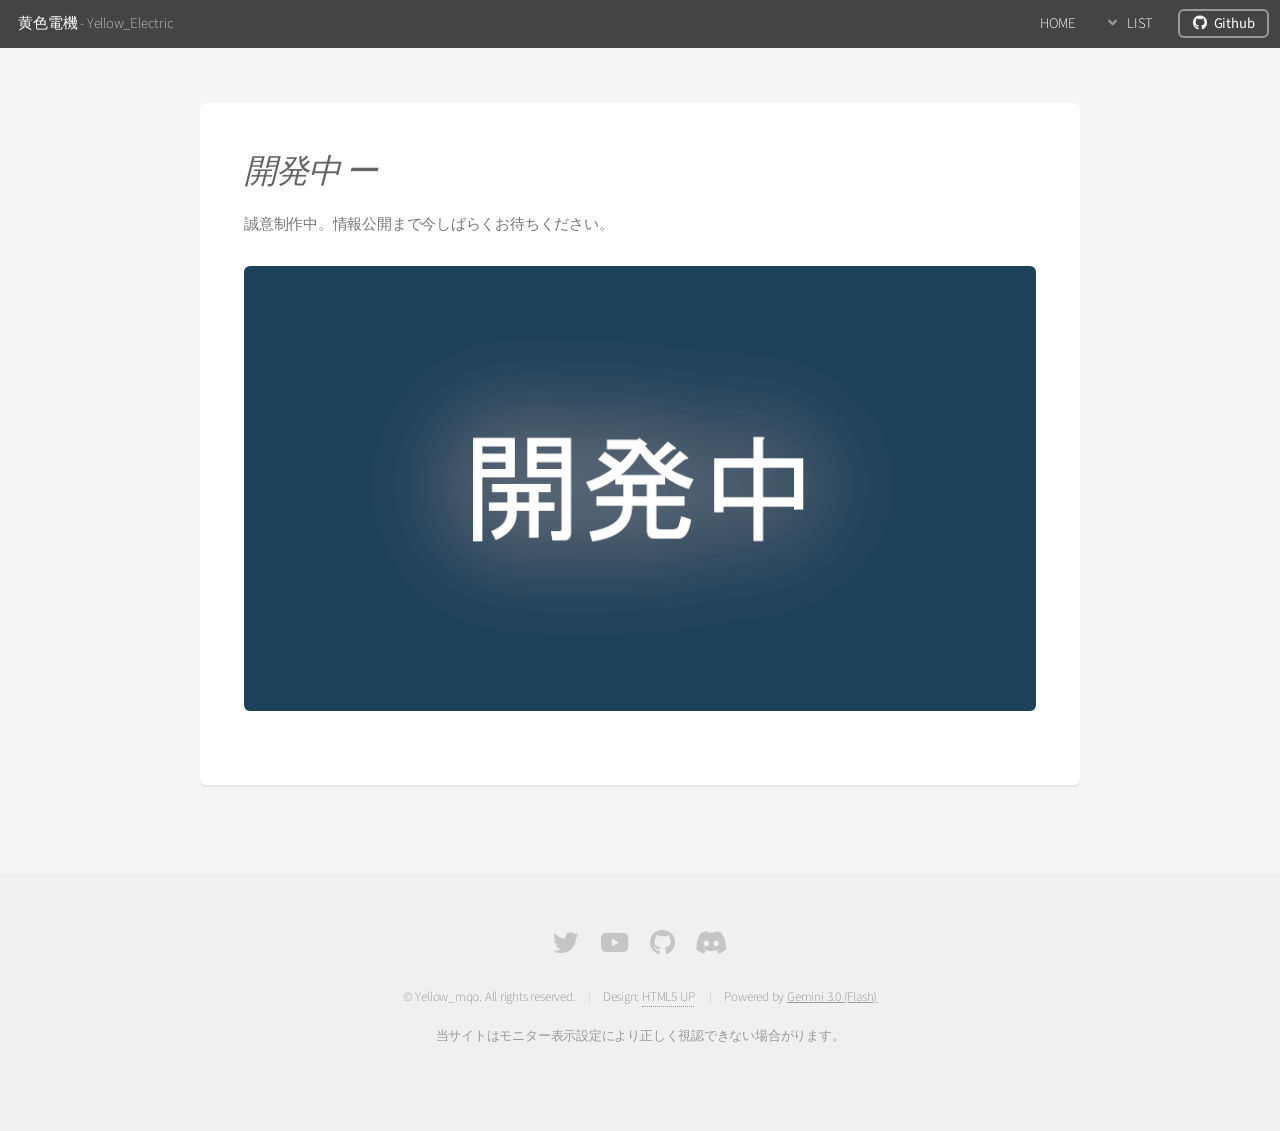
<file: wip.html>
<!DOCTYPE HTML>
<!--
	Alpha by HTML5 UP
	html5up.net | @ajlkn
	Free for personal and commercial use under the CCA 3.0 license (html5up.net/license)
-->
<html>
	<head>
		<title>黄色電機 | 開発中</title>
		<link rel="icon" href="images/favicon.png" type="image/png">
		<meta charset="utf-8" />
		<meta name="viewport" content="width=device-width, initial-scale=1, user-scalable=no" />
		<link rel="stylesheet" href="assets/css/main.css" />
	</head>
	<body class="is-preload">
		<div id="page-wrapper">

			<!-- Header -->
				<div id="header-common"></div>

			<!-- Main -->
				<section id="main" class="container">
					<div class="box">
						<h2><i>開発中 ー</i></h2>
						<p>
							誠意制作中。情報公開まで今しばらくお待ちください。
						</p>
						<span class="image fit"><img src="images/picwip.png" alt="" /></span>
					</div>
				</section>

			<!-- Footer -->
				<div id="footer-common"></div>

		</div>

		<!-- Scripts -->
			<script src="assets/js/common.js"></script>
			<script src="assets/js/jquery.min.js"></script>
			<script src="assets/js/jquery.dropotron.min.js"></script>
			<script src="assets/js/jquery.scrollex.min.js"></script>
			<script src="assets/js/browser.min.js"></script>
			<script src="assets/js/breakpoints.min.js"></script>
			<script src="assets/js/util.js"></script>

	</body>
</html>
</file>
<file: assets/css/main.css>
@import url("fontawesome-all.min.css");
@import url("https://fonts.googleapis.com/css?family=Source+Sans+Pro:300,400,300italic,400italic");

/*
	Alpha by HTML5 UP
	html5up.net | @ajlkn
	Free for personal and commercial use under the CCA 3.0 license (html5up.net/license)
*/

/* Reset */

/* Based on meyerweb.com/eric/tools/css/reset (v2.0 | 20110126 | License: public domain) */

	html, body, div, span, applet, object,
	iframe, h1, h2, h3, h4, h5, h6, p, blockquote,
	pre, a, abbr, acronym, address, big, cite,
	code, del, dfn, em, img, ins, kbd, q, s, samp,
	small, strike, strong, sub, sup, tt, var, b,
	u, i, center, dl, dt, dd, ol, ul, li, fieldset,
	form, label, legend, table, caption, tbody,
	tfoot, thead, tr, th, td, article, aside,
	canvas, details, embed, figure, figcaption,
	footer, header, hgroup, menu, nav, output, ruby,
	section, summary, time, mark, audio, video {
		margin: 0;
		padding: 0;
		border: 0;
		font-size: 100%;
		font: inherit;
		vertical-align: baseline;
	}

	article, aside, details, figcaption, figure,
	footer, header, hgroup, menu, nav, section {
		display: block;
	}

	body {
		line-height: 1;
	}

	ol, ul {
		list-style: none;
	}

	blockquote, q {
		quotes: none;
	}

		blockquote:before, blockquote:after, q:before, q:after {
			content: '';
			content: none;
		}

	table {
		border-collapse: collapse;
		border-spacing: 0;
	}

	body {
		-webkit-text-size-adjust: none;
	}

	mark {
		background-color: transparent;
		color: inherit;
	}

	input::-moz-focus-inner {
		border: 0;
		padding: 0;
	}

	input, select, textarea {
		-moz-appearance: none;
		-webkit-appearance: none;
		-ms-appearance: none;
		appearance: none;
	}

/* Basic */

	@-ms-viewport {
		width: device-width;
	}

	body {
		-ms-overflow-style: scrollbar;
	}

	@media screen and (max-width: 480px) {

		html, body {
			min-width: 320px;
		}

	}

	html {
		box-sizing: border-box;
	}

	*, *:before, *:after {
		box-sizing: inherit;
	}

	body {
		background: #f5f5f5;
	}

	body, input, select, textarea {
		color: #777;
		font-family: "Source Sans Pro", sans-serif;
		font-size: 16pt;
		font-weight: 300;
		line-height: 1.65em;
		letter-spacing: -0.015em;
	}

	a {
		-moz-transition: color 0.2s ease-in-out, border-bottom-color 0.2s ease-in-out;
		-webkit-transition: color 0.2s ease-in-out, border-bottom-color 0.2s ease-in-out;
		-ms-transition: color 0.2s ease-in-out, border-bottom-color 0.2s ease-in-out;
		transition: color 0.2s ease-in-out, border-bottom-color 0.2s ease-in-out;
		border-bottom: dotted 1px;
		color: #e89980;
		text-decoration: none;
	}

		a:hover {
			border-bottom-color: transparent;
		}

	strong, b {
		color: #646464;
		font-weight: 400;
	}

	em, i {
		font-style: italic;
	}

	p {
		margin: 0 0 2em 0;
	}

	h1, h2, h3, h4, h5, h6 {
		color: #646464;
		font-weight: 300;
		line-height: 1em;
		margin: 0 0 0.5em 0;
	}

		h1 a, h2 a, h3 a, h4 a, h5 a, h6 a {
			color: inherit;
			text-decoration: none;
		}

	h2 {
		font-size: 2.25em;
		line-height: 1.5em;
		letter-spacing: -0.035em;
	}

	h3 {
		font-size: 1.75em;
		line-height: 1.5em;
		letter-spacing: -0.025em;
	}

	h4 {
		font-size: 1.1em;
		line-height: 1.5em;
		letter-spacing: 0;
	}

	h5 {
		font-size: 0.9em;
		line-height: 1.5em;
		letter-spacing: 0;
	}

	h6 {
		font-size: 0.7em;
		line-height: 1.5em;
		letter-spacing: 0;
	}

	sub {
		font-size: 0.8em;
		position: relative;
		top: 0.5em;
	}

	sup {
		font-size: 0.8em;
		position: relative;
		top: -0.5em;
	}

	hr {
		border: 0;
		border-bottom: solid 2px #e5e5e5;
		margin: 2em 0;
	}

		hr.major {
			margin: 3em 0;
		}

	blockquote {
		border-left: solid 4px #e5e5e5;
		font-style: italic;
		margin: 0 0 2em 0;
		padding: 0.5em 0 0.5em 2em;
	}

	pre {
		-webkit-overflow-scrolling: touch;
		background: #f8f8f8;
		border-radius: 6px;
		border: solid 1px #e5e5e5;
		font-family: monospace;
		font-size: 0.9em;
		line-height: 1.75em;
		margin: 0 0 2em 0;
		overflow-x: auto;
		padding: 1em 1.5em;
	}

	code {
		background: #f8f8f8;
		border-radius: 6px;
		border: solid 1px #e5e5e5;
		font-family: monospace;
		font-size: 0.9em;
		margin: 0 0.25em;
		padding: 0.25em 0.65em;
	}

	.align-left {
		text-align: left;
	}

	.align-center {
		text-align: center;
	}

	.align-right {
		text-align: right;
	}

/* Row */

	.row {
		display: flex;
		flex-wrap: wrap;
		box-sizing: border-box;
		align-items: stretch;
	}

		.row > * {
			box-sizing: border-box;
		}

		.row.gtr-uniform > * > :last-child {
			margin-bottom: 0;
		}

		.row.aln-left {
			justify-content: flex-start;
		}

		.row.aln-center {
			justify-content: center;
		}

		.row.aln-right {
			justify-content: flex-end;
		}

		.row.aln-top {
			align-items: flex-start;
		}

		.row.aln-middle {
			align-items: center;
		}

		.row.aln-bottom {
			align-items: flex-end;
		}

		.row > .imp {
			order: -1;
		}

		.row > .col-1 {
			width: 8.33333%;
		}

		.row > .off-1 {
			margin-left: 8.33333%;
		}

		.row > .col-2 {
			width: 16.66667%;
		}

		.row > .off-2 {
			margin-left: 16.66667%;
		}

		.row > .col-3 {
			width: 25%;
		}

		.row > .off-3 {
			margin-left: 25%;
		}

		.row > .col-4 {
			width: 33.33333%;
		}

		.row > .off-4 {
			margin-left: 33.33333%;
		}

		.row > .col-5 {
			width: 41.66667%;
		}

		.row > .off-5 {
			margin-left: 41.66667%;
		}

		.row > .col-6 {
			width: 50%;
		}

		.row > .off-6 {
			margin-left: 50%;
		}

		.row > .col-7 {
			width: 58.33333%;
		}

		.row > .off-7 {
			margin-left: 58.33333%;
		}

		.row > .col-8 {
			width: 66.66667%;
		}

		.row > .off-8 {
			margin-left: 66.66667%;
		}

		.row > .col-9 {
			width: 75%;
		}

		.row > .off-9 {
			margin-left: 75%;
		}

		.row > .col-10 {
			width: 83.33333%;
		}

		.row > .off-10 {
			margin-left: 83.33333%;
		}

		.row > .col-11 {
			width: 91.66667%;
		}

		.row > .off-11 {
			margin-left: 91.66667%;
		}

		.row > .col-12 {
			width: 100%;
		}

		.row > .off-12 {
			margin-left: 100%;
		}

		.row.gtr-0 {
			margin-top: 0;
			margin-left: 0em;
		}

			.row.gtr-0 > * {
				padding: 0 0 0 0em;
			}

			.row.gtr-0.gtr-uniform {
				margin-top: 0em;
			}

				.row.gtr-0.gtr-uniform > * {
					padding-top: 0em;
				}

		.row.gtr-25 {
			margin-top: 0;
			margin-left: -0.5em;
		}

			.row.gtr-25 > * {
				padding: 0 0 0 0.5em;
			}

			.row.gtr-25.gtr-uniform {
				margin-top: -0.5em;
			}

				.row.gtr-25.gtr-uniform > * {
					padding-top: 0.5em;
				}

		.row.gtr-50 {
			margin-top: 0;
			margin-left: -1em;
		}

			.row.gtr-50 > * {
				padding: 0 0 0 1em;
			}

			.row.gtr-50.gtr-uniform {
				margin-top: -1em;
			}

				.row.gtr-50.gtr-uniform > * {
					padding-top: 1em;
				}

		.row {
			margin-top: 0;
			margin-left: -2em;
		}

			.row > * {
				padding: 0 0 0 2em;
			}

			.row.gtr-uniform {
				margin-top: -2em;
			}

				.row.gtr-uniform > * {
					padding-top: 2em;
				}

		.row.gtr-150 {
			margin-top: 0;
			margin-left: -3em;
		}

			.row.gtr-150 > * {
				padding: 0 0 0 3em;
			}

			.row.gtr-150.gtr-uniform {
				margin-top: -3em;
			}

				.row.gtr-150.gtr-uniform > * {
					padding-top: 3em;
				}

		.row.gtr-200 {
			margin-top: 0;
			margin-left: -4em;
		}

			.row.gtr-200 > * {
				padding: 0 0 0 4em;
			}

			.row.gtr-200.gtr-uniform {
				margin-top: -4em;
			}

				.row.gtr-200.gtr-uniform > * {
					padding-top: 4em;
				}

		@media screen and (max-width: 1680px) {

			.row {
				display: flex;
				flex-wrap: wrap;
				box-sizing: border-box;
				align-items: stretch;
			}

				.row > * {
					box-sizing: border-box;
				}

				.row.gtr-uniform > * > :last-child {
					margin-bottom: 0;
				}

				.row.aln-left {
					justify-content: flex-start;
				}

				.row.aln-center {
					justify-content: center;
				}

				.row.aln-right {
					justify-content: flex-end;
				}

				.row.aln-top {
					align-items: flex-start;
				}

				.row.aln-middle {
					align-items: center;
				}

				.row.aln-bottom {
					align-items: flex-end;
				}

				.row > .imp-wide {
					order: -1;
				}

				.row > .col-1-wide {
					width: 8.33333%;
				}

				.row > .off-1-wide {
					margin-left: 8.33333%;
				}

				.row > .col-2-wide {
					width: 16.66667%;
				}

				.row > .off-2-wide {
					margin-left: 16.66667%;
				}

				.row > .col-3-wide {
					width: 25%;
				}

				.row > .off-3-wide {
					margin-left: 25%;
				}

				.row > .col-4-wide {
					width: 33.33333%;
				}

				.row > .off-4-wide {
					margin-left: 33.33333%;
				}

				.row > .col-5-wide {
					width: 41.66667%;
				}

				.row > .off-5-wide {
					margin-left: 41.66667%;
				}

				.row > .col-6-wide {
					width: 50%;
				}

				.row > .off-6-wide {
					margin-left: 50%;
				}

				.row > .col-7-wide {
					width: 58.33333%;
				}

				.row > .off-7-wide {
					margin-left: 58.33333%;
				}

				.row > .col-8-wide {
					width: 66.66667%;
				}

				.row > .off-8-wide {
					margin-left: 66.66667%;
				}

				.row > .col-9-wide {
					width: 75%;
				}

				.row > .off-9-wide {
					margin-left: 75%;
				}

				.row > .col-10-wide {
					width: 83.33333%;
				}

				.row > .off-10-wide {
					margin-left: 83.33333%;
				}

				.row > .col-11-wide {
					width: 91.66667%;
				}

				.row > .off-11-wide {
					margin-left: 91.66667%;
				}

				.row > .col-12-wide {
					width: 100%;
				}

				.row > .off-12-wide {
					margin-left: 100%;
				}

				.row.gtr-0 {
					margin-top: 0;
					margin-left: 0em;
				}

					.row.gtr-0 > * {
						padding: 0 0 0 0em;
					}

					.row.gtr-0.gtr-uniform {
						margin-top: 0em;
					}

						.row.gtr-0.gtr-uniform > * {
							padding-top: 0em;
						}

				.row.gtr-25 {
					margin-top: 0;
					margin-left: -0.5em;
				}

					.row.gtr-25 > * {
						padding: 0 0 0 0.5em;
					}

					.row.gtr-25.gtr-uniform {
						margin-top: -0.5em;
					}

						.row.gtr-25.gtr-uniform > * {
							padding-top: 0.5em;
						}

				.row.gtr-50 {
					margin-top: 0;
					margin-left: -1em;
				}

					.row.gtr-50 > * {
						padding: 0 0 0 1em;
					}

					.row.gtr-50.gtr-uniform {
						margin-top: -1em;
					}

						.row.gtr-50.gtr-uniform > * {
							padding-top: 1em;
						}

				.row {
					margin-top: 0;
					margin-left: -2em;
				}

					.row > * {
						padding: 0 0 0 2em;
					}

					.row.gtr-uniform {
						margin-top: -2em;
					}

						.row.gtr-uniform > * {
							padding-top: 2em;
						}

				.row.gtr-150 {
					margin-top: 0;
					margin-left: -3em;
				}

					.row.gtr-150 > * {
						padding: 0 0 0 3em;
					}

					.row.gtr-150.gtr-uniform {
						margin-top: -3em;
					}

						.row.gtr-150.gtr-uniform > * {
							padding-top: 3em;
						}

				.row.gtr-200 {
					margin-top: 0;
					margin-left: -4em;
				}

					.row.gtr-200 > * {
						padding: 0 0 0 4em;
					}

					.row.gtr-200.gtr-uniform {
						margin-top: -4em;
					}

						.row.gtr-200.gtr-uniform > * {
							padding-top: 4em;
						}

		}

		@media screen and (max-width: 1280px) {

			.row {
				display: flex;
				flex-wrap: wrap;
				box-sizing: border-box;
				align-items: stretch;
			}

				.row > * {
					box-sizing: border-box;
				}

				.row.gtr-uniform > * > :last-child {
					margin-bottom: 0;
				}

				.row.aln-left {
					justify-content: flex-start;
				}

				.row.aln-center {
					justify-content: center;
				}

				.row.aln-right {
					justify-content: flex-end;
				}

				.row.aln-top {
					align-items: flex-start;
				}

				.row.aln-middle {
					align-items: center;
				}

				.row.aln-bottom {
					align-items: flex-end;
				}

				.row > .imp-normal {
					order: -1;
				}

				.row > .col-1-normal {
					width: 8.33333%;
				}

				.row > .off-1-normal {
					margin-left: 8.33333%;
				}

				.row > .col-2-normal {
					width: 16.66667%;
				}

				.row > .off-2-normal {
					margin-left: 16.66667%;
				}

				.row > .col-3-normal {
					width: 25%;
				}

				.row > .off-3-normal {
					margin-left: 25%;
				}

				.row > .col-4-normal {
					width: 33.33333%;
				}

				.row > .off-4-normal {
					margin-left: 33.33333%;
				}

				.row > .col-5-normal {
					width: 41.66667%;
				}

				.row > .off-5-normal {
					margin-left: 41.66667%;
				}

				.row > .col-6-normal {
					width: 50%;
				}

				.row > .off-6-normal {
					margin-left: 50%;
				}

				.row > .col-7-normal {
					width: 58.33333%;
				}

				.row > .off-7-normal {
					margin-left: 58.33333%;
				}

				.row > .col-8-normal {
					width: 66.66667%;
				}

				.row > .off-8-normal {
					margin-left: 66.66667%;
				}

				.row > .col-9-normal {
					width: 75%;
				}

				.row > .off-9-normal {
					margin-left: 75%;
				}

				.row > .col-10-normal {
					width: 83.33333%;
				}

				.row > .off-10-normal {
					margin-left: 83.33333%;
				}

				.row > .col-11-normal {
					width: 91.66667%;
				}

				.row > .off-11-normal {
					margin-left: 91.66667%;
				}

				.row > .col-12-normal {
					width: 100%;
				}

				.row > .off-12-normal {
					margin-left: 100%;
				}

				.row.gtr-0 {
					margin-top: 0;
					margin-left: 0em;
				}

					.row.gtr-0 > * {
						padding: 0 0 0 0em;
					}

					.row.gtr-0.gtr-uniform {
						margin-top: 0em;
					}

						.row.gtr-0.gtr-uniform > * {
							padding-top: 0em;
						}

				.row.gtr-25 {
					margin-top: 0;
					margin-left: -0.5em;
				}

					.row.gtr-25 > * {
						padding: 0 0 0 0.5em;
					}

					.row.gtr-25.gtr-uniform {
						margin-top: -0.5em;
					}

						.row.gtr-25.gtr-uniform > * {
							padding-top: 0.5em;
						}

				.row.gtr-50 {
					margin-top: 0;
					margin-left: -1em;
				}

					.row.gtr-50 > * {
						padding: 0 0 0 1em;
					}

					.row.gtr-50.gtr-uniform {
						margin-top: -1em;
					}

						.row.gtr-50.gtr-uniform > * {
							padding-top: 1em;
						}

				.row {
					margin-top: 0;
					margin-left: -2em;
				}

					.row > * {
						padding: 0 0 0 2em;
					}

					.row.gtr-uniform {
						margin-top: -2em;
					}

						.row.gtr-uniform > * {
							padding-top: 2em;
						}

				.row.gtr-150 {
					margin-top: 0;
					margin-left: -3em;
				}

					.row.gtr-150 > * {
						padding: 0 0 0 3em;
					}

					.row.gtr-150.gtr-uniform {
						margin-top: -3em;
					}

						.row.gtr-150.gtr-uniform > * {
							padding-top: 3em;
						}

				.row.gtr-200 {
					margin-top: 0;
					margin-left: -4em;
				}

					.row.gtr-200 > * {
						padding: 0 0 0 4em;
					}

					.row.gtr-200.gtr-uniform {
						margin-top: -4em;
					}

						.row.gtr-200.gtr-uniform > * {
							padding-top: 4em;
						}

		}

		@media screen and (max-width: 980px) {

			.row {
				display: flex;
				flex-wrap: wrap;
				box-sizing: border-box;
				align-items: stretch;
			}

				.row > * {
					box-sizing: border-box;
				}

				.row.gtr-uniform > * > :last-child {
					margin-bottom: 0;
				}

				.row.aln-left {
					justify-content: flex-start;
				}

				.row.aln-center {
					justify-content: center;
				}

				.row.aln-right {
					justify-content: flex-end;
				}

				.row.aln-top {
					align-items: flex-start;
				}

				.row.aln-middle {
					align-items: center;
				}

				.row.aln-bottom {
					align-items: flex-end;
				}

				.row > .imp-narrow {
					order: -1;
				}

				.row > .col-1-narrow {
					width: 8.33333%;
				}

				.row > .off-1-narrow {
					margin-left: 8.33333%;
				}

				.row > .col-2-narrow {
					width: 16.66667%;
				}

				.row > .off-2-narrow {
					margin-left: 16.66667%;
				}

				.row > .col-3-narrow {
					width: 25%;
				}

				.row > .off-3-narrow {
					margin-left: 25%;
				}

				.row > .col-4-narrow {
					width: 33.33333%;
				}

				.row > .off-4-narrow {
					margin-left: 33.33333%;
				}

				.row > .col-5-narrow {
					width: 41.66667%;
				}

				.row > .off-5-narrow {
					margin-left: 41.66667%;
				}

				.row > .col-6-narrow {
					width: 50%;
				}

				.row > .off-6-narrow {
					margin-left: 50%;
				}

				.row > .col-7-narrow {
					width: 58.33333%;
				}

				.row > .off-7-narrow {
					margin-left: 58.33333%;
				}

				.row > .col-8-narrow {
					width: 66.66667%;
				}

				.row > .off-8-narrow {
					margin-left: 66.66667%;
				}

				.row > .col-9-narrow {
					width: 75%;
				}

				.row > .off-9-narrow {
					margin-left: 75%;
				}

				.row > .col-10-narrow {
					width: 83.33333%;
				}

				.row > .off-10-narrow {
					margin-left: 83.33333%;
				}

				.row > .col-11-narrow {
					width: 91.66667%;
				}

				.row > .off-11-narrow {
					margin-left: 91.66667%;
				}

				.row > .col-12-narrow {
					width: 100%;
				}

				.row > .off-12-narrow {
					margin-left: 100%;
				}

				.row.gtr-0 {
					margin-top: 0;
					margin-left: 0em;
				}

					.row.gtr-0 > * {
						padding: 0 0 0 0em;
					}

					.row.gtr-0.gtr-uniform {
						margin-top: 0em;
					}

						.row.gtr-0.gtr-uniform > * {
							padding-top: 0em;
						}

				.row.gtr-25 {
					margin-top: 0;
					margin-left: -0.5em;
				}

					.row.gtr-25 > * {
						padding: 0 0 0 0.5em;
					}

					.row.gtr-25.gtr-uniform {
						margin-top: -0.5em;
					}

						.row.gtr-25.gtr-uniform > * {
							padding-top: 0.5em;
						}

				.row.gtr-50 {
					margin-top: 0;
					margin-left: -1em;
				}

					.row.gtr-50 > * {
						padding: 0 0 0 1em;
					}

					.row.gtr-50.gtr-uniform {
						margin-top: -1em;
					}

						.row.gtr-50.gtr-uniform > * {
							padding-top: 1em;
						}

				.row {
					margin-top: 0;
					margin-left: -2em;
				}

					.row > * {
						padding: 0 0 0 2em;
					}

					.row.gtr-uniform {
						margin-top: -2em;
					}

						.row.gtr-uniform > * {
							padding-top: 2em;
						}

				.row.gtr-150 {
					margin-top: 0;
					margin-left: -3em;
				}

					.row.gtr-150 > * {
						padding: 0 0 0 3em;
					}

					.row.gtr-150.gtr-uniform {
						margin-top: -3em;
					}

						.row.gtr-150.gtr-uniform > * {
							padding-top: 3em;
						}

				.row.gtr-200 {
					margin-top: 0;
					margin-left: -4em;
				}

					.row.gtr-200 > * {
						padding: 0 0 0 4em;
					}

					.row.gtr-200.gtr-uniform {
						margin-top: -4em;
					}

						.row.gtr-200.gtr-uniform > * {
							padding-top: 4em;
						}

		}

		@media screen and (max-width: 840px) {

			.row {
				display: flex;
				flex-wrap: wrap;
				box-sizing: border-box;
				align-items: stretch;
			}

				.row > * {
					box-sizing: border-box;
				}

				.row.gtr-uniform > * > :last-child {
					margin-bottom: 0;
				}

				.row.aln-left {
					justify-content: flex-start;
				}

				.row.aln-center {
					justify-content: center;
				}

				.row.aln-right {
					justify-content: flex-end;
				}

				.row.aln-top {
					align-items: flex-start;
				}

				.row.aln-middle {
					align-items: center;
				}

				.row.aln-bottom {
					align-items: flex-end;
				}

				.row > .imp-narrower {
					order: -1;
				}

				.row > .col-1-narrower {
					width: 8.33333%;
				}

				.row > .off-1-narrower {
					margin-left: 8.33333%;
				}

				.row > .col-2-narrower {
					width: 16.66667%;
				}

				.row > .off-2-narrower {
					margin-left: 16.66667%;
				}

				.row > .col-3-narrower {
					width: 25%;
				}

				.row > .off-3-narrower {
					margin-left: 25%;
				}

				.row > .col-4-narrower {
					width: 33.33333%;
				}

				.row > .off-4-narrower {
					margin-left: 33.33333%;
				}

				.row > .col-5-narrower {
					width: 41.66667%;
				}

				.row > .off-5-narrower {
					margin-left: 41.66667%;
				}

				.row > .col-6-narrower {
					width: 50%;
				}

				.row > .off-6-narrower {
					margin-left: 50%;
				}

				.row > .col-7-narrower {
					width: 58.33333%;
				}

				.row > .off-7-narrower {
					margin-left: 58.33333%;
				}

				.row > .col-8-narrower {
					width: 66.66667%;
				}

				.row > .off-8-narrower {
					margin-left: 66.66667%;
				}

				.row > .col-9-narrower {
					width: 75%;
				}

				.row > .off-9-narrower {
					margin-left: 75%;
				}

				.row > .col-10-narrower {
					width: 83.33333%;
				}

				.row > .off-10-narrower {
					margin-left: 83.33333%;
				}

				.row > .col-11-narrower {
					width: 91.66667%;
				}

				.row > .off-11-narrower {
					margin-left: 91.66667%;
				}

				.row > .col-12-narrower {
					width: 100%;
				}

				.row > .off-12-narrower {
					margin-left: 100%;
				}

				.row.gtr-0 {
					margin-top: 0;
					margin-left: 0em;
				}

					.row.gtr-0 > * {
						padding: 0 0 0 0em;
					}

					.row.gtr-0.gtr-uniform {
						margin-top: 0em;
					}

						.row.gtr-0.gtr-uniform > * {
							padding-top: 0em;
						}

				.row.gtr-25 {
					margin-top: 0;
					margin-left: -0.5em;
				}

					.row.gtr-25 > * {
						padding: 0 0 0 0.5em;
					}

					.row.gtr-25.gtr-uniform {
						margin-top: -0.5em;
					}

						.row.gtr-25.gtr-uniform > * {
							padding-top: 0.5em;
						}

				.row.gtr-50 {
					margin-top: 0;
					margin-left: -1em;
				}

					.row.gtr-50 > * {
						padding: 0 0 0 1em;
					}

					.row.gtr-50.gtr-uniform {
						margin-top: -1em;
					}

						.row.gtr-50.gtr-uniform > * {
							padding-top: 1em;
						}

				.row {
					margin-top: 0;
					margin-left: -2em;
				}

					.row > * {
						padding: 0 0 0 2em;
					}

					.row.gtr-uniform {
						margin-top: -2em;
					}

						.row.gtr-uniform > * {
							padding-top: 2em;
						}

				.row.gtr-150 {
					margin-top: 0;
					margin-left: -3em;
				}

					.row.gtr-150 > * {
						padding: 0 0 0 3em;
					}

					.row.gtr-150.gtr-uniform {
						margin-top: -3em;
					}

						.row.gtr-150.gtr-uniform > * {
							padding-top: 3em;
						}

				.row.gtr-200 {
					margin-top: 0;
					margin-left: -4em;
				}

					.row.gtr-200 > * {
						padding: 0 0 0 4em;
					}

					.row.gtr-200.gtr-uniform {
						margin-top: -4em;
					}

						.row.gtr-200.gtr-uniform > * {
							padding-top: 4em;
						}

		}

		@media screen and (max-width: 736px) {

			.row {
				display: flex;
				flex-wrap: wrap;
				box-sizing: border-box;
				align-items: stretch;
			}

				.row > * {
					box-sizing: border-box;
				}

				.row.gtr-uniform > * > :last-child {
					margin-bottom: 0;
				}

				.row.aln-left {
					justify-content: flex-start;
				}

				.row.aln-center {
					justify-content: center;
				}

				.row.aln-right {
					justify-content: flex-end;
				}

				.row.aln-top {
					align-items: flex-start;
				}

				.row.aln-middle {
					align-items: center;
				}

				.row.aln-bottom {
					align-items: flex-end;
				}

				.row > .imp-mobile {
					order: -1;
				}

				.row > .col-1-mobile {
					width: 8.33333%;
				}

				.row > .off-1-mobile {
					margin-left: 8.33333%;
				}

				.row > .col-2-mobile {
					width: 16.66667%;
				}

				.row > .off-2-mobile {
					margin-left: 16.66667%;
				}

				.row > .col-3-mobile {
					width: 25%;
				}

				.row > .off-3-mobile {
					margin-left: 25%;
				}

				.row > .col-4-mobile {
					width: 33.33333%;
				}

				.row > .off-4-mobile {
					margin-left: 33.33333%;
				}

				.row > .col-5-mobile {
					width: 41.66667%;
				}

				.row > .off-5-mobile {
					margin-left: 41.66667%;
				}

				.row > .col-6-mobile {
					width: 50%;
				}

				.row > .off-6-mobile {
					margin-left: 50%;
				}

				.row > .col-7-mobile {
					width: 58.33333%;
				}

				.row > .off-7-mobile {
					margin-left: 58.33333%;
				}

				.row > .col-8-mobile {
					width: 66.66667%;
				}

				.row > .off-8-mobile {
					margin-left: 66.66667%;
				}

				.row > .col-9-mobile {
					width: 75%;
				}

				.row > .off-9-mobile {
					margin-left: 75%;
				}

				.row > .col-10-mobile {
					width: 83.33333%;
				}

				.row > .off-10-mobile {
					margin-left: 83.33333%;
				}

				.row > .col-11-mobile {
					width: 91.66667%;
				}

				.row > .off-11-mobile {
					margin-left: 91.66667%;
				}

				.row > .col-12-mobile {
					width: 100%;
				}

				.row > .off-12-mobile {
					margin-left: 100%;
				}

				.row.gtr-0 {
					margin-top: 0;
					margin-left: 0em;
				}

					.row.gtr-0 > * {
						padding: 0 0 0 0em;
					}

					.row.gtr-0.gtr-uniform {
						margin-top: 0em;
					}

						.row.gtr-0.gtr-uniform > * {
							padding-top: 0em;
						}

				.row.gtr-25 {
					margin-top: 0;
					margin-left: -0.5em;
				}

					.row.gtr-25 > * {
						padding: 0 0 0 0.5em;
					}

					.row.gtr-25.gtr-uniform {
						margin-top: -0.5em;
					}

						.row.gtr-25.gtr-uniform > * {
							padding-top: 0.5em;
						}

				.row.gtr-50 {
					margin-top: 0;
					margin-left: -1em;
				}

					.row.gtr-50 > * {
						padding: 0 0 0 1em;
					}

					.row.gtr-50.gtr-uniform {
						margin-top: -1em;
					}

						.row.gtr-50.gtr-uniform > * {
							padding-top: 1em;
						}

				.row {
					margin-top: 0;
					margin-left: -2em;
				}

					.row > * {
						padding: 0 0 0 2em;
					}

					.row.gtr-uniform {
						margin-top: -2em;
					}

						.row.gtr-uniform > * {
							padding-top: 2em;
						}

				.row.gtr-150 {
					margin-top: 0;
					margin-left: -3em;
				}

					.row.gtr-150 > * {
						padding: 0 0 0 3em;
					}

					.row.gtr-150.gtr-uniform {
						margin-top: -3em;
					}

						.row.gtr-150.gtr-uniform > * {
							padding-top: 3em;
						}

				.row.gtr-200 {
					margin-top: 0;
					margin-left: -4em;
				}

					.row.gtr-200 > * {
						padding: 0 0 0 4em;
					}

					.row.gtr-200.gtr-uniform {
						margin-top: -4em;
					}

						.row.gtr-200.gtr-uniform > * {
							padding-top: 4em;
						}

		}

		@media screen and (max-width: 480px) {

			.row {
				display: flex;
				flex-wrap: wrap;
				box-sizing: border-box;
				align-items: stretch;
			}

				.row > * {
					box-sizing: border-box;
				}

				.row.gtr-uniform > * > :last-child {
					margin-bottom: 0;
				}

				.row.aln-left {
					justify-content: flex-start;
				}

				.row.aln-center {
					justify-content: center;
				}

				.row.aln-right {
					justify-content: flex-end;
				}

				.row.aln-top {
					align-items: flex-start;
				}

				.row.aln-middle {
					align-items: center;
				}

				.row.aln-bottom {
					align-items: flex-end;
				}

				.row > .imp-mobilep {
					order: -1;
				}

				.row > .col-1-mobilep {
					width: 8.33333%;
				}

				.row > .off-1-mobilep {
					margin-left: 8.33333%;
				}

				.row > .col-2-mobilep {
					width: 16.66667%;
				}

				.row > .off-2-mobilep {
					margin-left: 16.66667%;
				}

				.row > .col-3-mobilep {
					width: 25%;
				}

				.row > .off-3-mobilep {
					margin-left: 25%;
				}

				.row > .col-4-mobilep {
					width: 33.33333%;
				}

				.row > .off-4-mobilep {
					margin-left: 33.33333%;
				}

				.row > .col-5-mobilep {
					width: 41.66667%;
				}

				.row > .off-5-mobilep {
					margin-left: 41.66667%;
				}

				.row > .col-6-mobilep {
					width: 50%;
				}

				.row > .off-6-mobilep {
					margin-left: 50%;
				}

				.row > .col-7-mobilep {
					width: 58.33333%;
				}

				.row > .off-7-mobilep {
					margin-left: 58.33333%;
				}

				.row > .col-8-mobilep {
					width: 66.66667%;
				}

				.row > .off-8-mobilep {
					margin-left: 66.66667%;
				}

				.row > .col-9-mobilep {
					width: 75%;
				}

				.row > .off-9-mobilep {
					margin-left: 75%;
				}

				.row > .col-10-mobilep {
					width: 83.33333%;
				}

				.row > .off-10-mobilep {
					margin-left: 83.33333%;
				}

				.row > .col-11-mobilep {
					width: 91.66667%;
				}

				.row > .off-11-mobilep {
					margin-left: 91.66667%;
				}

				.row > .col-12-mobilep {
					width: 100%;
				}

				.row > .off-12-mobilep {
					margin-left: 100%;
				}

				.row.gtr-0 {
					margin-top: 0;
					margin-left: 0em;
				}

					.row.gtr-0 > * {
						padding: 0 0 0 0em;
					}

					.row.gtr-0.gtr-uniform {
						margin-top: 0em;
					}

						.row.gtr-0.gtr-uniform > * {
							padding-top: 0em;
						}

				.row.gtr-25 {
					margin-top: 0;
					margin-left: -0.5em;
				}

					.row.gtr-25 > * {
						padding: 0 0 0 0.5em;
					}

					.row.gtr-25.gtr-uniform {
						margin-top: -0.5em;
					}

						.row.gtr-25.gtr-uniform > * {
							padding-top: 0.5em;
						}

				.row.gtr-50 {
					margin-top: 0;
					margin-left: -1em;
				}

					.row.gtr-50 > * {
						padding: 0 0 0 1em;
					}

					.row.gtr-50.gtr-uniform {
						margin-top: -1em;
					}

						.row.gtr-50.gtr-uniform > * {
							padding-top: 1em;
						}

				.row {
					margin-top: 0;
					margin-left: -2em;
				}

					.row > * {
						padding: 0 0 0 2em;
					}

					.row.gtr-uniform {
						margin-top: -2em;
					}

						.row.gtr-uniform > * {
							padding-top: 2em;
						}

				.row.gtr-150 {
					margin-top: 0;
					margin-left: -3em;
				}

					.row.gtr-150 > * {
						padding: 0 0 0 3em;
					}

					.row.gtr-150.gtr-uniform {
						margin-top: -3em;
					}

						.row.gtr-150.gtr-uniform > * {
							padding-top: 3em;
						}

				.row.gtr-200 {
					margin-top: 0;
					margin-left: -4em;
				}

					.row.gtr-200 > * {
						padding: 0 0 0 4em;
					}

					.row.gtr-200.gtr-uniform {
						margin-top: -4em;
					}

						.row.gtr-200.gtr-uniform > * {
							padding-top: 4em;
						}

		}

/* Container */

	.container {
		margin: 0 auto;
		max-width: calc(100% - 5em);
		width: 60em;
	}

		.container.xsmall {
			width: 15em;
		}

		.container.small {
			width: 30em;
		}

		.container.medium {
			width: 45em;
		}

		.container.large {
			width: 75em;
		}

		.container.xlarge {
			width: 90em;
		}

		.container.max {
			width: 100%;
		}

		@media screen and (max-width: 840px) {

			.container {
				width: 100% !important;
			}

		}

		@media screen and (max-width: 736px) {

			.container {
				max-width: 100%;
			}

		}

/* Section/Article */

	section.special, article.special {
		text-align: center;
	}

	header p {
		color: #999;
		position: relative;
		margin: 0 0 1.5em 0;
		font-style: italic;
	}

	header h2 + p {
		font-size: 1.25em;
		margin-top: -1em;
		line-height: 1.5em;
	}

	header h3 + p {
		font-size: 1.1em;
		margin-top: -0.85em;
		line-height: 1.5em;
	}

	header h4 + p,
	header h5 + p,
	header h6 + p {
		font-size: 0.8em;
		margin-top: -0.5em;
		line-height: 1.5em;
	}

	header.major {
		padding: 1em 0;
		text-align: center;
	}

		header.major h2 {
			margin: 0;
		}

		header.major p {
			display: inline-block;
			border-top: solid 2px #e5e5e5;
			color: #777;
			margin: 1.5em 0 0 0;
			padding: 1.5em 0 0 0;
			font-style: normal;
		}

/* Form */

	form {
		margin: 0 0 2em 0;
	}

	label {
		color: #646464;
		display: block;
		font-size: 0.9em;
		font-weight: 300;
		margin: 0 0 1em 0;
	}

	input[type="text"],
	input[type="password"],
	input[type="email"],
	select,
	textarea {
		-moz-appearance: none;
		-webkit-appearance: none;
		-ms-appearance: none;
		appearance: none;
		background-color: #f8f8f8;
		border-radius: 6px;
		border: solid 1px #e5e5e5;
		color: inherit;
		display: block;
		outline: 0;
		padding: 0 1em;
		text-decoration: none;
		width: 100%;
    	resize: none; /* これで手動サイズ変更を禁止します */
	}

		input[type="text"]:invalid,
		input[type="password"]:invalid,
		input[type="email"]:invalid,
		select:invalid,
		textarea:invalid {
			box-shadow: none;
		}

		input[type="text"]:focus,
		input[type="password"]:focus,
		input[type="email"]:focus,
		select:focus,
		textarea:focus {
			border-color: #e89980;
			box-shadow: 0 0 0 2px #e89980;
		}

	select {
		background-image: url("data:image/svg+xml;charset=utf8,%3Csvg xmlns='http://www.w3.org/2000/svg' width='40' height='40' preserveAspectRatio='none' viewBox='0 0 40 40'%3E%3Cpath d='M9.4,12.3l10.4,10.4l10.4-10.4c0.2-0.2,0.5-0.4,0.9-0.4c0.3,0,0.6,0.1,0.9,0.4l3.3,3.3c0.2,0.2,0.4,0.5,0.4,0.9 c0,0.4-0.1,0.6-0.4,0.9L20.7,31.9c-0.2,0.2-0.5,0.4-0.9,0.4c-0.3,0-0.6-0.1-0.9-0.4L4.3,17.3c-0.2-0.2-0.4-0.5-0.4-0.9 c0-0.4,0.1-0.6,0.4-0.9l3.3-3.3c0.2-0.2,0.5-0.4,0.9-0.4S9.1,12.1,9.4,12.3z' fill='%23e5e5e5' /%3E%3C/svg%3E");
		background-size: 1.25em;
		background-repeat: no-repeat;
		background-position: calc(100% - 1em) center;
		height: 3em;
		padding-right: 3em;
		text-overflow: ellipsis;
	}

		select option {
			color: #777;
			background-color: #f5f5f5;
		}

		select:focus::-ms-value {
			background-color: transparent;
		}

		select::-ms-expand {
			display: none;
		}

	input[type="text"],
	input[type="password"],
	input[type="email"],
	select {
		height: 3em;
	}

	textarea {
		padding: 0.75em 1em;
	}

	input[type="checkbox"],
	input[type="radio"] {
		-moz-appearance: none;
		-webkit-appearance: none;
		-ms-appearance: none;
		appearance: none;
		display: block;
		float: left;
		margin-right: -2em;
		opacity: 0;
		width: 1em;
		z-index: -1;
	}

		input[type="checkbox"] + label,
		input[type="radio"] + label {
			text-decoration: none;
			color: #777;
			cursor: pointer;
			display: inline-block;
			font-size: 1em;
			font-weight: 300;
			padding-left: 2.55em;
			padding-right: 0.75em;
			position: relative;
		}

			input[type="checkbox"] + label:before,
			input[type="radio"] + label:before {
				-moz-osx-font-smoothing: grayscale;
				-webkit-font-smoothing: antialiased;
				display: inline-block;
				font-style: normal;
				font-variant: normal;
				text-rendering: auto;
				line-height: 1;
				text-transform: none !important;
				font-family: 'Font Awesome 5 Free';
				font-weight: 900;
			}

			input[type="checkbox"] + label:before,
			input[type="radio"] + label:before {
				background: #f8f8f8;
				border-radius: 6px;
				border: solid 1px #e5e5e5;
				content: '';
				display: inline-block;
				font-size: 0.8em;
				height: 2.25em;
				left: 0;
				line-height: 2.25em;
				position: absolute;
				text-align: center;
				top: 0;
				width: 2.25em;
			}

		input[type="checkbox"]:checked + label:before,
		input[type="radio"]:checked + label:before {
			background: #666;
			border-color: #666;
			color: #ffffff;
			content: '\f00c';
		}

		input[type="checkbox"]:focus + label:before,
		input[type="radio"]:focus + label:before {
			border-color: #e89980;
			box-shadow: 0 0 0 1px #e89980;
		}

	input[type="checkbox"] + label:before {
		border-radius: 6px;
	}

	input[type="radio"] + label:before {
		border-radius: 100%;
	}

	::-webkit-input-placeholder {
		color: #999 !important;
		opacity: 1.0;
	}

	:-moz-placeholder {
		color: #999 !important;
		opacity: 1.0;
	}

	::-moz-placeholder {
		color: #999 !important;
		opacity: 1.0;
	}

	:-ms-input-placeholder {
		color: #999 !important;
		opacity: 1.0;
	}

	#form-status {
    display: none; /* 最初は隠しておく */
    margin-top: 15px;
    padding: 12px;
    border-radius: 8px;
    font-size: 0.9rem;
    text-align: center;
    transition: all 0.3s ease; /* ふわっと出すためのアニメーション */
	}

/* Box */

	.box {
		background: #fff;
		border-radius: 6px;
		box-shadow: 0 2px 0 0 #e5e5e5;
		margin: 0 0 2em 0;
		padding: 3em;
	}

		.box > :last-child {
			margin-bottom: 0;
		}

		.box.alt {
			background: none !important;
			border-radius: 0 !important;
			box-shadow: none !important;
			margin: 0 0 2em 0;
			padding: 0 !important;
		}

		.box.features .features-row {
			border-top: solid 2px #e5e5e5;
			position: relative;
		}

			.box.features .features-row:after {
				clear: both;
				content: '';
				display: block;
			}

			.box.features .features-row section {
				float: left;
				padding: 3em;
				width: 50%;
			}

				.box.features .features-row section :last-child {
					margin-bottom: 0;
				}

				.box.features .features-row section:nth-child(2n) {
					padding-right: 0;
				}

					.box.features .features-row section:nth-child(2n):before {
						background: #e5e5e5;
						content: '';
						display: block;
						height: 100%;
						margin-left: -3em;
						position: absolute;
						top: 0;
						width: 2px;
					}

				.box.features .features-row section:nth-child(2n-1) {
					padding-left: 0;
				}

			.box.features .features-row:first-child {
				border-top: 0;
			}

				.box.features .features-row:first-child section {
					padding-top: 0;
				}

			.box.features .features-row:last-child {
				padding-bottom: 0;
			}

				.box.features .features-row:last-child section {
					padding-bottom: 0;
				}

		.box.special {
			text-align: center;
		}

		.box .image.featured {
			border-radius: 0;
			display: block;
			margin: 3em 0 3em -3em;
			position: relative;
			width: calc(100% + 6em);
		}

			.box .image.featured img {
				border-radius: 0;
				display: block;
				width: 100%;
			}

			.box .image.featured:first-child {
				border-radius: 6px 6px 0 0;
				margin-bottom: 3em;
				margin-top: -3em;
			}

				.box .image.featured:first-child img {
					border-radius: 6px 6px 0 0;
				}

			.box .image.featured:last-child {
				border-radius: 0 0 6px 6px;
				margin-bottom: -3em;
				margin-top: 3em;
			}

				.box .image.featured:last-child img {
					border-radius: 0 0 6px 6px;
				}

			
			

/* Icon */

	.icon {
		text-decoration: none;
		border-bottom: none;
		position: relative;
	}

		.icon:before {
			-moz-osx-font-smoothing: grayscale;
			-webkit-font-smoothing: antialiased;
			display: inline-block;
			font-style: normal;
			font-variant: normal;
			text-rendering: auto;
			line-height: 1;
			text-transform: none !important;
			font-family: 'Font Awesome 5 Free';
			font-weight: 400;
		}

		.icon > .label {
			display: none;
		}

		.icon:before {
			line-height: inherit;
		}

		.icon.solid:before {
			font-weight: 900;
		}

		.icon.brands:before {
			font-family: 'Font Awesome 5 Brands';
		}

		.icon.major {
			background: #666;
			border-radius: 100%;
			color: #ffffff;
			cursor: default;
			display: inline-block;
			height: 5.5em;
			line-height: 5.5em;
			margin: 0 0 2em 0;
			width: 5.5em;
		}

			.icon.major:before {
				font-size: 2.5em;
			}

			.icon.major.accent1 {
				background: #666;
				color: #ffffff;
			}

			.icon.major.accent2 {
				background: #e89980;
				color: #ffffff;
			}

			.icon.major.accent3 {
				background: #7fcdb8;
				color: #ffffff;
			}

			.icon.major.accent4 {
				background: #90b0ba;
				color: #ffffff;
			}

			.icon.major.accent5 {
				background: #e5cb95;
				color: #ffffff;
			}

/* Image */

	.image {
		border-radius: 6px;
		border: 0;
		display: inline-block;
		position: relative;
	}

		.image img {
			border-radius: 6px;
			display: block;
		}

		.image.left {
			float: left;
			padding: 0 1.5em 1em 0;
			top: 0.25em;
		}

		.image.right {
			float: right;
			padding: 0 0 1em 1.5em;
			top: 0.25em;
		}

		.image.fit {
			display: block;
			margin: 0 0 2em 0;
			width: 100%;
		}

			.image.fit img {
				display: block;
				width: 100%;
			}

/* List */

	ol {
		list-style: decimal;
		margin: 0 0 2em 0;
		padding-left: 1.25em;
	}

		ol li {
			padding-left: 0.25em;
		}

	ul {
		list-style: disc;
		margin: 0 0 2em 0;
		padding-left: 1em;
	}

		ul li {
			padding-left: 0.5em;
		}

		ul.alt {
			list-style: none;
			padding-left: 0;
		}

			ul.alt li {
				border-top: solid 1px #e5e5e5;
				padding: 0.5em 0;
			}

				ul.alt li:first-child {
					border-top: 0;
					padding-top: 0;
				}

		ul.icons {
			cursor: default;
			list-style: none;
			padding-left: 0;
		}

			ul.icons li {
				display: inline-block;
				padding: 0 1.25em 0 0;
			}

				ul.icons li:last-child {
					padding-right: 0;
				}

				ul.icons li .icon {
					color: inherit;
				}

					ul.icons li .icon:before {
						font-size: 1.75em;
					}

	dl {
		margin: 0 0 2em 0;
	}

/* Actions */

	ul.actions {
		display: -moz-flex;
		display: -webkit-flex;
		display: -ms-flex;
		display: flex;
		cursor: default;
		list-style: none;
		margin-left: -1em;
		padding-left: 0;
	}

		ul.actions li {
			padding: 0 0 0 1em;
			vertical-align: middle;
		}

		ul.actions.special {
			-moz-justify-content: center;
			-webkit-justify-content: center;
			-ms-justify-content: center;
			justify-content: center;
			width: 100%;
			margin-left: 0;
		}

			ul.actions.special li:first-child {
				padding-left: 0;
			}

		ul.actions.stacked {
			-moz-flex-direction: column;
			-webkit-flex-direction: column;
			-ms-flex-direction: column;
			flex-direction: column;
			margin-left: 0;
		}

			ul.actions.stacked li {
				padding: 1.3em 0 0 0;
			}

				ul.actions.stacked li:first-child {
					padding-top: 0;
				}

		ul.actions.fit {
			width: calc(100% + 1em);
		}

			ul.actions.fit li {
				-moz-flex-grow: 1;
				-webkit-flex-grow: 1;
				-ms-flex-grow: 1;
				flex-grow: 1;
				-moz-flex-shrink: 1;
				-webkit-flex-shrink: 1;
				-ms-flex-shrink: 1;
				flex-shrink: 1;
				width: 100%;
			}

				ul.actions.fit li > * {
					width: 100%;
				}

			ul.actions.fit.stacked {
				width: 100%;
			}

		@media screen and (max-width: 480px) {

			ul.actions:not(.fixed) {
				-moz-flex-direction: column;
				-webkit-flex-direction: column;
				-ms-flex-direction: column;
				flex-direction: column;
				margin-left: 0;
				width: 100% !important;
			}

				ul.actions:not(.fixed) li {
					-moz-flex-grow: 1;
					-webkit-flex-grow: 1;
					-ms-flex-grow: 1;
					flex-grow: 1;
					-moz-flex-shrink: 1;
					-webkit-flex-shrink: 1;
					-ms-flex-shrink: 1;
					flex-shrink: 1;
					padding: 1em 0 0 0;
					text-align: center;
					width: 100%;
				}

					ul.actions:not(.fixed) li > * {
						width: 100%;
					}

					ul.actions:not(.fixed) li:first-child {
						padding-top: 0;
					}

					ul.actions:not(.fixed) li input[type="submit"],
					ul.actions:not(.fixed) li input[type="reset"],
					ul.actions:not(.fixed) li input[type="button"],
					ul.actions:not(.fixed) li button,
					ul.actions:not(.fixed) li .button {
						width: 100%;
					}

						ul.actions:not(.fixed) li input[type="submit"].icon:before,
						ul.actions:not(.fixed) li input[type="reset"].icon:before,
						ul.actions:not(.fixed) li input[type="button"].icon:before,
						ul.actions:not(.fixed) li button.icon:before,
						ul.actions:not(.fixed) li .button.icon:before {
							margin-left: -0.5em;
						}

		}

/* Table */

	.table-wrapper {
		-webkit-overflow-scrolling: touch;
		overflow-x: auto;
	}

	table {
		margin: 0 0 2em 0;
		width: 100%;
	}

		table tbody tr {
			border: solid 1px #e5e5e5;
			border-left: 0;
			border-right: 0;
		}

			table tbody tr:nth-child(2n + 1) {
				background-color: #f8f8f8;
			}

		table td {
			padding: 0.75em 0.75em;
		}

		table th {
			color: #646464;
			font-size: 0.9em;
			font-weight: 300;
			padding: 0 0.75em 0.75em 0.75em;
			text-align: left;
		}

		table thead {
			border-bottom: solid 2px #e5e5e5;
		}

		table tfoot {
			border-top: solid 2px #e5e5e5;
		}

		table.alt {
			border-collapse: separate;
		}

			table.alt tbody tr td {
				border: solid 1px #e5e5e5;
				border-left-width: 0;
				border-top-width: 0;
			}

				table.alt tbody tr td:first-child {
					border-left-width: 1px;
				}

			table.alt tbody tr:first-child td {
				border-top-width: 1px;
			}

			table.alt thead {
				border-bottom: 0;
			}

			table.alt tfoot {
				border-top: 0;
			}

/* Button */

	input[type="submit"],
	input[type="reset"],
	input[type="button"],
	.button {
		-moz-appearance: none;
		-webkit-appearance: none;
		-ms-appearance: none;
		appearance: none;
		-moz-transition: background-color 0.2s ease-in-out, color 0.2s ease-in-out;
		-webkit-transition: background-color 0.2s ease-in-out, color 0.2s ease-in-out;
		-ms-transition: background-color 0.2s ease-in-out, color 0.2s ease-in-out;
		transition: background-color 0.2s ease-in-out, color 0.2s ease-in-out;
		background-color: #666;
		border-radius: 6px;
		border: 0;
		color: #ffffff;
		cursor: pointer;
		display: inline-block;
		font-weight: 400;
		height: 3em;
		line-height: 3em;
		padding: 0 2em;
		text-align: center;
		text-decoration: none;
		white-space: nowrap;
	}

		input[type="submit"]:hover,
		input[type="reset"]:hover,
		input[type="button"]:hover,
		.button:hover {
			background-color: #737373;
		}

		input[type="submit"]:active,
		input[type="reset"]:active,
		input[type="button"]:active,
		.button:active {
			background-color: #595959;
		}

		input[type="submit"].icon,
		input[type="reset"].icon,
		input[type="button"].icon,
		.button.icon {
			padding-left: 1.35em;
		}

			input[type="submit"].icon:before,
			input[type="reset"].icon:before,
			input[type="button"].icon:before,
			.button.icon:before {
				margin-right: 0.5em;
			}

		input[type="submit"].fit,
		input[type="reset"].fit,
		input[type="button"].fit,
		.button.fit {
			width: 100%;
		}

		input[type="submit"].small,
		input[type="reset"].small,
		input[type="button"].small,
		.button.small {
			font-size: 0.8em;
			height: 2.7em;
			line-height: 2.7em;
		}

		input[type="submit"].large,
		input[type="reset"].large,
		input[type="button"].large,
		.button.large {
			font-size: 1.25em;
			height: 2.7em;
			line-height: 2.7em;
		}

		input[type="submit"].alt,
		input[type="reset"].alt,
		input[type="button"].alt,
		.button.alt {
			background-color: transparent;
			box-shadow: inset 0 0 0 2px #e5e5e5;
			color: #777;
		}

			input[type="submit"].alt:hover,
			input[type="reset"].alt:hover,
			input[type="button"].alt:hover,
			.button.alt:hover {
				background-color: #f8f8f8;
			}

			input[type="submit"].alt:active,
			input[type="reset"].alt:active,
			input[type="button"].alt:active,
			.button.alt:active {
				background-color: #f0f0f0;
			}

			input[type="submit"].alt.icon:before,
			input[type="reset"].alt.icon:before,
			input[type="button"].alt.icon:before,
			.button.alt.icon:before {
				color: #999;
			}

		input[type="submit"].primary,
		input[type="reset"].primary,
		input[type="button"].primary,
		.button.primary {
			background-color: #e89980;
			color: #ffffff !important;
		}

			input[type="submit"].primary:hover,
			input[type="reset"].primary:hover,
			input[type="button"].primary:hover,
			.button.primary:hover {
				background-color: #ecaa96;
			}

			input[type="submit"].primary:active,
			input[type="reset"].primary:active,
			input[type="button"].primary:active,
			.button.primary:active {
				background-color: #e4886a;
			}

		input[type="submit"].disabled, input[type="submit"]:disabled,
		input[type="reset"].disabled,
		input[type="reset"]:disabled,
		input[type="button"].disabled,
		input[type="button"]:disabled,
		.button.disabled,
		.button:disabled {
			background-color: #777 !important;
			box-shadow: inset 0 -0.15em 0 0 rgba(0, 0, 0, 0.15);
			color: #f5f5f5 !important;
			cursor: default;
			opacity: 0.25;
		}

		/* 既存のボタンのデザインを継承しつつ、カーソルだけを固定する専用クラス */
		.no-cursor {
		    cursor: default !important;
		}

			/* ポップアップ(tooltip)のサイズと位置だけを狙い撃ち */
			.tooltip {
			    /* 1. 横幅を「文字の長さ」にピタッと合わせる */
			    width: max-content !important; 
			    min-width: 0 !important;
			    white-space: nowrap !important; /* 改行させない */
			
			    /* 2. 位置をボタンのすぐ上まで下げる */
			    /* 「上すぎる」場合はこの数字を 102% や 105% に調整 */
			    bottom: 75% !important; 
			    left: 50% !important;
			    transform: translateX(-50%) !important;
			
			    /* 3. ポップアップ自体の文字サイズを小さく */
			    font-size: 0.75rem !important; 
			    padding: 4px 10px !important; /* 左右の余白を少し詰める */
			
			    /* 4. その他、今のデザインを維持しつつ調整 */
			    position: absolute !important;
			    z-index: 100 !important;
			}

/* Header */

	#page-wrapper {
		padding-top: 3em;
	}

	body.landing #page-wrapper {
		padding-top: 0;
	}

	@-moz-keyframes reveal-header {
		0% {
			top: -5em;
		}

		100% {
			top: 0;
		}
	}

	@-webkit-keyframes reveal-header {
		0% {
			top: -5em;
		}

		100% {
			top: 0;
		}
	}

	@-ms-keyframes reveal-header {
		0% {
			top: -5em;
		}

		100% {
			top: 0;
		}
	}

	@keyframes reveal-header {
		0% {
			top: -5em;
		}

		100% {
			top: 0;
		}
	}

	#header {
		background: #444;
		color: #bbb;
		cursor: default;
		height: 3.25em;
		left: 0;
		line-height: 3.25em;
		position: fixed;
		top: 0;
		width: 100%;
		z-index: 10000;
	}

		#header h1 {
			color: inherit;
			height: inherit;
			left: 1.25em;
			line-height: inherit;
			margin: 0;
			padding: 0;
			position: absolute;
			top: 0;
		}

			#header h1 a {
				color: #fff;
				font-weight: 400;
				border: 0;
			}

		#header nav {
			height: inherit;
			line-height: inherit;
			position: absolute;
			right: 0.75em;
			top: 0;
			vertical-align: middle;
		}

			#header nav > ul {
				list-style: none;
				margin: 0;
				padding-left: 0;
			}

				#header nav > ul > li {
					display: inline-block;
					padding-left: 0;
				}

					#header nav > ul > li > ul {
						display: none;
					}

					#header nav > ul > li a {
						display: inline-block;
						height: 2em;
						line-height: 1.95em;
						padding: 0 1em;
						border-radius: 6px;
					}

					#header nav > ul > li a:not(.button) {
						color: #fff;
						display: inline-block;
						text-decoration: none;
						border: 0;
					}

						#header nav > ul > li a:not(.button).icon:before {
							color: #999;
							margin-right: 0.5em;
						}

					#header nav > ul > li:first-child {
						margin-left: 0;
					}

					#header nav > ul > li.active a:not(.button) {
						background-color: rgba(153, 153, 153, 0.25);
					}

					#header nav > ul > li .button {
						margin: 0 0 0 0.5em;
						position: relative;
					}

		#header input[type="submit"],
		#header input[type="reset"],
		#header input[type="button"],
		#header .button {
			background-color: transparent;
			box-shadow: inset 0 0 0 2px #999;
			color: #fff;
		}

			#header input[type="submit"]:hover,
			#header input[type="reset"]:hover,
			#header input[type="button"]:hover,
			#header .button:hover {
				background-color: rgba(153, 153, 153, 0.25);
			}

			#header input[type="submit"]:active,
			#header input[type="reset"]:active,
			#header input[type="button"]:active,
			#header .button:active {
				background-color: rgba(153, 153, 153, 0.5);
			}

		#header .container {
			position: relative;
		}

			#header .container h1 {
				left: 0;
			}

			#header .container nav {
				right: 0;
			}

		#header.reveal {
			-moz-animation: reveal-header 0.5s;
			-webkit-animation: reveal-header 0.5s;
			-ms-animation: reveal-header 0.5s;
			animation: reveal-header 0.5s;
		}

		#header.alt {
			-moz-animation: none;
			-webkit-animation: none;
			-ms-animation: none;
			animation: none;
			background: none;
			color: rgba(255, 255, 255, 0.75);
			position: absolute;
		}

			#header.alt nav > ul > li a:not(.button).icon:before {
				color: rgba(255, 255, 255, 0.75);
			}

			#header.alt nav > ul > li.active a:not(.button) {
				background-color: rgba(255, 255, 255, 0.2);
			}

			#header.alt input[type="submit"],
			#header.alt input[type="reset"],
			#header.alt input[type="button"],
			#header.alt .button {
				box-shadow: inset 0 0 0 2px rgba(255, 255, 255, 0.5);
			}

				#header.alt input[type="submit"]:hover,
				#header.alt input[type="reset"]:hover,
				#header.alt input[type="button"]:hover,
				#header.alt .button:hover {
					background-color: rgba(255, 255, 255, 0.1);
				}

				#header.alt input[type="submit"]:active,
				#header.alt input[type="reset"]:active,
				#header.alt input[type="button"]:active,
				#header.alt .button:active {
					background-color: rgba(255, 255, 255, 0.2);
				}

	.dropotron {
		background: #fff;
		border-radius: 6px;
		box-shadow: 0 2px 0 0 rgba(0, 0, 0, 0.065), inset 0 -1px 0 0 #fff, inset 0 0 0 1px rgba(229, 229, 229, 0.5);
		list-style: none;
		margin: calc(-0.5em + 1px) 0 0 1px;
		padding: 0.5em 0;
		width: 11em;
	}

		.dropotron li {
			padding: 0;
		}

			.dropotron li a, .dropotron li span {
				-moz-transition: none;
				-webkit-transition: none;
				-ms-transition: none;
				transition: none;
				border: 0;
				border-top: solid 1px #f2f2f2;
				color: inherit;
				display: block;
				padding: 0.15em 1em;
			}

			.dropotron li:first-child > a, .dropotron li:first-child > span {
				border-top: 0;
			}

			.dropotron li.active > a, .dropotron li.active > span, .dropotron li:hover > a, .dropotron li:hover > span {
				background: #e89980;
				color: #ffffff;
			}

		.dropotron.level-0 {
			font-size: 0.9em;
			margin: 1em 0 0 0;
		}

			.dropotron.level-0:before {
				-moz-transform: rotate(45deg);
				-webkit-transform: rotate(45deg);
				-ms-transform: rotate(45deg);
				transform: rotate(45deg);
				background: #fff;
				border: solid 1px rgba(229, 229, 229, 0.5);
				border-bottom: 0;
				border-right: 0;
				box-shadow: -0.25em -0.125em 0.125em 0 rgba(0, 0, 0, 0.015);
				content: '';
				display: block;
				height: 0.75em;
				position: absolute;
				right: 1.25em;
				top: -0.375em;
				width: 0.75em;
				z-index: 0;
			}

/* Banner */

	#banner {
		background-attachment: scroll,							fixed;
		background-color: #666;
		background-image: url("images/overlay.png"), url("../../images/banner.jpg");
		background-position: top left,						center center;
		background-repeat: repeat,							no-repeat;
		background-size: auto,							cover;
		color: #fff;
		padding: 12em 0 20em 0;
		text-align: center;
	}

		#banner :last-child {
			margin-bottom: 0;
		}

		#banner h2, #banner h3, #banner h4, #banner h5, #banner h6 {
			color: #fff;
		}

		#banner h2 {
			font-size: 3.5em;
			line-height: 1em;
			margin: 0 0 0.5em 0;
			padding: 0;
		}

		#banner p {
			font-size: 1.25em;
			margin-bottom: 1.75em;
		}

		#banner input[type="submit"],
		#banner input[type="reset"],
		#banner input[type="button"],
		#banner .button {
			background-color: transparent;
			box-shadow: inset 0 0 0 2px rgba(255, 255, 255, 0.5);
			color: #fff;
			min-width: 12em;
		}

			#banner input[type="submit"]:hover,
			#banner input[type="reset"]:hover,
			#banner input[type="button"]:hover,
			#banner .button:hover {
				background-color: rgba(255, 255, 255, 0.1);
			}

			#banner input[type="submit"]:active,
			#banner input[type="reset"]:active,
			#banner input[type="button"]:active,
			#banner .button:active {
				background-color: rgba(255, 255, 255, 0.2);
			}

			#banner input[type="submit"].primary,
			#banner input[type="reset"].primary,
			#banner input[type="button"].primary,
			#banner .button.primary {
				background: #fff;
				color: #666 !important;
			}

/* Main */

	#main {
		padding: 4em 0;
	}

		#main > header {
			text-align: center;
			margin: 0 0 3em 0;
		}

			#main > header h2 {
				font-size: 2.75em;
				margin: 0;
			}

			#main > header p {
				border-top: solid 2px #d4d4d4;
				width: 66%;
				color: #777;
				display: inline-block;
				font-style: normal;
				margin: 1em 0 0 0;
				padding: 1em 0 1.25em 0;
			}

	body.landing #main {
		margin-top: -14em;
	}

/* Footer */

	#footer {
		background: #f0f0f0;
		padding: 4em 0 6em 0;
		text-align: center;
	}

		#footer .icons a {
			-moz-transition: opacity 0.2s ease-in-out;
			-webkit-transition: opacity 0.2s ease-in-out;
			-ms-transition: opacity 0.2s ease-in-out;
			transition: opacity 0.2s ease-in-out;
			opacity: 0.35;
		}

			#footer .icons a:hover {
				opacity: 0.75;
			}

		#footer .copyright {
			color: #999;
			font-size: 0.9em;
			line-height: 1em;
			margin: 2em 0 0 0;
			padding: 0;
			text-align: center;
		}

			#footer .copyright a {
				color: inherit;
			}

			#footer .copyright li {
				border-left: solid 1px #dddddd;
				display: inline-block;
				list-style: none;
				margin-left: 1em;
				padding-left: 1em;
			}

				#footer .copyright li:first-child {
					border-left: 0;
					margin-left: 0;
					padding-left: 0;
				}
				
		    /* ツールチップ全体の親要素 */
		    .copy-item {
		        position: relative;
		        display: inline-block;
		    }
		
		    /* 吹き出し本体（ベース） */
		    .copy-item .tooltip {
		        visibility: hidden;
		        opacity: 0;
		        position: absolute;
		        z-index: 10;
		        bottom: 150%; /* アイコンからの高さ */
		        left: 50%;
		        transform: translateX(-50%) translateY(0);
		        transition: all 0.3s ease;
			
		        background-color: #555;
		        color: #fff;
		        padding: 6px 12px;
		        border-radius: 6px;
		        font-size: 0.75rem;
		        white-space: nowrap;
		        pointer-events: none; /* マウス反応を邪魔しない */
		    }
		
		    /* 吹き出しのツノ（三角形） */
		    .copy-item .tooltip::after {
		        content: "";
		        position: absolute;
		        top: 100%; /* 本体の真下 */
		        left: 50%;
		        margin-left: -5px;
		        border-width: 5px;
		        border-style: solid;
		        border-color: #555 transparent transparent transparent; /* 基本は黒 */
		        transition: border-color 0.3s ease;
		    }
		
		    /* 【ホバー時】または【コピー完了時】の表示設定（位置を固定） */
		    .copy-item:hover .tooltip,
		    .copy-item.is-copied .tooltip {
		        visibility: visible !important;
		        opacity: 1 !important;
		        transform: translateX(-50%) translateY(-8px) !important; /* 上に8px浮かす */
		    }
		
		    /* 【コピー完了時】専用の色指定 */
		    .copy-item.is-copied .tooltip {
		        background-color: #0ab927 !important;
		        color: #ffffff !important;
		        font-weight: bold;
		    }
		
		    /* 【コピー完了時】専用のツノの色 */
		    .copy-item.is-copied .tooltip::after {
		        border-top-color: #0ab927 !important;
		    }
			
/* Aboutセクション（コンテナ）の調整 */
			.about-container {
			    align-items: flex-start; /* 写真と文章の頭を合わせる */
			}

			/* プロフィール写真の調整 */
			.profile-photo {
			    text-align: center;      /* モバイル時に中央寄せ */
			}

			.profile-photo .image img {
			    /* 縦長写真を綺麗に収めるための設定。
			        これを入れておくと、写真の縦横比が保たれます。
			    */
			    width: 100%;             /* 横幅はコンテナに合わせる */
			    height: auto;            /* 高さは自動調整 */
			    border-radius: 8px;      /* 角を少し丸くする（お好みで） */
			    object-fit: cover;       /* 写真が歪まないように収める */
			}

			/* プロフィール文章の調整 */
			.profile-text {
			    padding-left: 2rem !important; /* 写真との間に余白を作る（モバイルではリセット） */
			}

			/* モバイル（スマートフォン）用の調整 */
			@media screen and (max-width: 736px) {
			    .profile-photo {
			        margin-bottom: 2rem; /* 写真と文章の間に余白を作る */
			    }
			
			    .profile-text {
			        padding-left: 0 !important; /* 横の余白をなくす */
			        text-align: center;       /* 文章を中央寄せ（お好みで） */
			    }
			}
			
/* CTA */

	#cta {
		background: #e89980;
		color: #f9e6df;
		padding: 3.5em 0 4em 0;
		text-align: center;
	}

		#cta h2, #cta h3, #cta h4, #cta h5, #cta h6 {
			color: inherit;
		}

		#cta form {
			margin: 0 auto;
			max-width: 100%;
			width: 25em;
		}

		#cta input[type="submit"],
		#cta input[type="reset"],
		#cta input[type="button"],
		#cta .button {
			box-shadow: none;
			background: #fff;
			color: #e89980;
		}

		#cta input[type="text"],
		#cta input[type="password"],
		#cta input[type="email"],
		#cta select,
		#cta textarea {
			color: #ffffff;
			background: rgba(255, 255, 255, 0.15);
			border: 0;
		}

			#cta input[type="text"]:focus,
			#cta input[type="password"]:focus,
			#cta input[type="email"]:focus,
			#cta select:focus,
			#cta textarea:focus {
				box-shadow: inset 0 0 0 2px #fff;
			}

		#cta ::-webkit-input-placeholder {
			color: rgba(255, 255, 255, 0.75) !important;
		}

		#cta :-moz-placeholder {
			color: rgba(255, 255, 255, 0.75) !important;
		}

		#cta ::-moz-placeholder {
			color: rgba(255, 255, 255, 0.75) !important;
		}

		#cta :-ms-input-placeholder {
			color: rgba(255, 255, 255, 0.75) !important;
		}

		#cta .formerize-placeholder {
			color: rgba(255, 255, 255, 0.75) !important;
		}

/* Wide */

	@media screen and (max-width: 1680px) {

		/* Basic */

			body, input, select, textarea {
				font-size: 13pt;
			}

		/* Banner */

			#banner {
				padding: 10em 0 18em 0;
			}

	}

/* Normal */

	@media screen and (max-width: 1280px) {

		/* Basic */

			body, input, select, textarea {
				font-size: 11pt;
			}

		/* Header */

			.dropotron.level-0 {
				font-size: 1em;
			}

		/* Banner */

			#banner {
				background-attachment: scroll;
			}

				#banner h2 {
					font-size: 3.5em;
				}

	}

/* Narrow */

	@media screen and (max-width: 980px) {

		/* Basic */

			body, input, select, textarea {
				font-size: 11pt;
			}

	}

/* Narrower */

	#navPanel, #navButton {
		display: none;
	}

	@media screen and (max-width: 840px) {

		/* Basic */

			html, body {
				overflow-x: hidden;
			}

			body, input, select, textarea {
				font-size: 11pt;
			}

			h2 br, h3 br, h4 br, h5 br, h6 br {
				display: none;
			}

		/* Section/Article */

			header br {
				display: none;
			}

			header.major {
				padding: 0 4em;
			}

		/* Box */

			.box {
				padding: 3em 2em;
			}

				.box.features > section {
					padding: 3em 2em;
				}

				.box .image.featured {
					margin-left: -2em;
					width: calc(100% + 4em);
				}

					.box .image.featured:first-child {
						margin-bottom: 3em;
						margin-top: -3em;
					}

					.box .image.featured:last-child {
						margin-bottom: -3em;
						margin-top: 3em;
					}

		/* Header */

			#page-wrapper {
				padding-top: 0;
			}

			#header {
				display: none;
			}

		/* Banner */

		/* Nav */

			#page-wrapper {
				-moz-backface-visibility: hidden;
				-webkit-backface-visibility: hidden;
				-ms-backface-visibility: hidden;
				backface-visibility: hidden;
				-moz-transition: -moz-transform 0.5s ease;
				-webkit-transition: -webkit-transform 0.5s ease;
				-ms-transition: -ms-transform 0.5s ease;
				transition: transform 0.5s ease;
				padding-bottom: 1px;
			}

			#navButton {
				-moz-backface-visibility: hidden;
				-webkit-backface-visibility: hidden;
				-ms-backface-visibility: hidden;
				backface-visibility: hidden;
				-moz-transition: -moz-transform 0.5s ease;
				-webkit-transition: -webkit-transform 0.5s ease;
				-ms-transition: -ms-transform 0.5s ease;
				transition: transform 0.5s ease;
				display: block;
				height: 44px;
				left: 0;
				position: fixed;
				top: 0;
				width: 100%;
				z-index: 10001;
			}

				#navButton .toggle {
					text-decoration: none;
					height: 100%;
					left: 0;
					position: absolute;
					top: 0;
					width: 100%;
					border: 0;
					outline: 0;
				}

					#navButton .toggle:before {
						-moz-osx-font-smoothing: grayscale;
						-webkit-font-smoothing: antialiased;
						display: inline-block;
						font-style: normal;
						font-variant: normal;
						text-rendering: auto;
						line-height: 1;
						text-transform: none !important;
						font-family: 'Font Awesome 5 Free';
						font-weight: 900;
					}

					#navButton .toggle:before {
						background: rgba(192, 192, 192, 0.75);
						border-radius: 6px;
						color: #fff;
						content: '\f0c9';
						display: block;
						font-size: 16px;
						height: 2.25em;
						left: 0.5em;
						line-height: 2.25em;
						position: absolute;
						text-align: center;
						top: 0.5em;
						width: 3.5em;
					}

			#navPanel {
				-moz-backface-visibility: hidden;
				-webkit-backface-visibility: hidden;
				-ms-backface-visibility: hidden;
				backface-visibility: hidden;
				-moz-transform: translateX(-275px);
				-webkit-transform: translateX(-275px);
				-ms-transform: translateX(-275px);
				transform: translateX(-275px);
				-moz-transition: -moz-transform 0.5s ease;
				-webkit-transition: -webkit-transform 0.5s ease;
				-ms-transition: -ms-transform 0.5s ease;
				transition: transform 0.5s ease;
				display: block;
				height: 100%;
				left: 0;
				overflow-y: auto;
				position: fixed;
				top: 0;
				width: 275px;
				z-index: 10002;
				background: #2b2b2b;
				color: #bbb;
			}

				#navPanel .link {
					border-bottom: 0;
					border-top: solid 1px rgba(255, 255, 255, 0.05);
					color: #bbb;
					display: block;
					height: 44px;
					line-height: 44px;
					padding: 0 1em 0 1em;
					text-decoration: none;
				}

					#navPanel .link:first-child {
						border-top: 0;
					}

					#navPanel .link.depth-0 {
						color: #fff;
					}

					#navPanel .link .indent-1 {
						display: inline-block;
						width: 1em;
					}

					#navPanel .link .indent-2 {
						display: inline-block;
						width: 2em;
					}

					#navPanel .link .indent-3 {
						display: inline-block;
						width: 3em;
					}

					#navPanel .link .indent-4 {
						display: inline-block;
						width: 4em;
					}

					#navPanel .link .indent-5 {
						display: inline-block;
						width: 5em;
					}

			body.navPanel-visible #page-wrapper {
				-moz-transform: translateX(275px);
				-webkit-transform: translateX(275px);
				-ms-transform: translateX(275px);
				transform: translateX(275px);
			}

			body.navPanel-visible #navButton {
				-moz-transform: translateX(275px);
				-webkit-transform: translateX(275px);
				-ms-transform: translateX(275px);
				transform: translateX(275px);
			}

			body.navPanel-visible #navPanel {
				-moz-transform: translateX(0);
				-webkit-transform: translateX(0);
				-ms-transform: translateX(0);
				transform: translateX(0);
			}

	}

/* Mobile */

	@media screen and (max-width: 736px) {

		/* Basic */

			body, input, select, textarea {
				font-size: 11pt;
			}

			h2 {
				font-size: 1.75em;
				line-height: 1.35em;
				letter-spacing: -0.025em;
			}

			h3 {
				font-size: 1.5em;
			}

			h4 {
				font-size: 1em;
			}

		/* Section/Article */

			header.major {
				padding: 1em;
			}

				header.major h2, header.major p {
					padding-left: 0.5em;
					padding-right: 0.5em;
				}

		/* Box */

			.box {
				margin: 1em;
				overflow-x: hidden;
				padding: 2em 2em !important;
			}

				.box.features .features-row {
					border-top: 0;
					padding: 0;
				}

					.box.features .features-row section {
						border: 0;
						border-top: solid 1px #e5e5e5 !important;
						float: none;
						margin: 2em 0 0 0 !important;
						padding: 2em 0 0 0 !important;
						width: 100%;
					}

					.box.features .features-row:first-child section:first-child {
						border-top: 0 !important;
						margin-top: 0 !important;
						padding-top: 0 !important;
					}

				.box .image.featured {
					margin-left: -2em;
					width: calc(100% + 4em);
				}

					.box .image.featured:first-child {
						margin-bottom: 2em;
						margin-top: -2em;
					}

					.box .image.featured:last-child {
						margin-bottom: -2em;
						margin-top: 2em;
					}

		/* Banner */

			#banner {
				padding: 4em 0;
			}

				#banner h2 {
					font-size: 2.25em;
				}

				#banner p {
					font-size: 1.25em;
				}

		/* Main */

			#main {
				padding: 4em 0 0 0;
			}

				#main > header {
					margin: 0 2em 1.5em 2em;
				}

					#main > header h2 {
						font-size: 2em;
					}

					#main > header p {
						font-size: 1em;
						padding-bottom: 1em;
					}

			body.landing #main {
				padding: 0;
				margin-top: 0;
			}

		/* Footer */

			#footer {
				padding: 4em 0;
			}

				#footer .copyright li {
					border-left: 0;
					display: block;
					line-height: 2em;
					margin-left: 0;
					padding-left: 0;
				}

	}

/* Mobile (Portrait) */

	@media screen and (max-width: 480px) {

		/* Basic */

			html, body {
				min-width: 320px;
			}

			body, input, select, textarea {
				font-size: 11pt;
			}

		/* Section/Article */

			header.major {
				padding: 0;
			}

		/* List */

			ul.actions {
				margin: 0 0 2em 0;
			}

				ul.actions li {
					display: block;
					padding: 1em 0 0 0;
					text-align: center;
					width: 100%;
				}

					ul.actions li:first-child {
						padding-top: 0;
					}

					ul.actions li > * {
						width: 100%;
						margin: 0 !important;
					}

						ul.actions li > *.icon:before {
							margin-left: -2em;
						}

				ul.actions.small li {
					padding: 0.5em 0 0 0;
				}

					ul.actions.small li:first-child {
						padding-top: 0;
					}

		/* Box */

			.box {
				border-radius: 0;
				box-shadow: none;
				margin: 1em 0 0 0;
				padding: 3em 1em !important;
			}

				.box.features .features-row section {
					margin: 3em 0 0 0 !important;
					padding: 3em 0 0 0 !important;
				}

				.box .image.featured {
					border-radius: 0;
					margin-left: -1em;
					width: calc(100% + 2em);
				}

					.box .image.featured img {
						border-radius: 0 !important;
					}

					.box .image.featured:first-child {
						margin-bottom: 3em;
						margin-top: -3em;
					}

					.box .image.featured:last-child {
						margin-bottom: -3em;
						margin-top: 3em;
					}

		/* Banner */

			#banner {
				padding: 5em 3em 4em 3em;
			}

		/* Main */

			#main > .box:first-child {
				margin-top: 0;
			}

		/* CTA */

			#cta {
				padding: 2.5em 1em 3em 1em;
			}

	}
</file>
